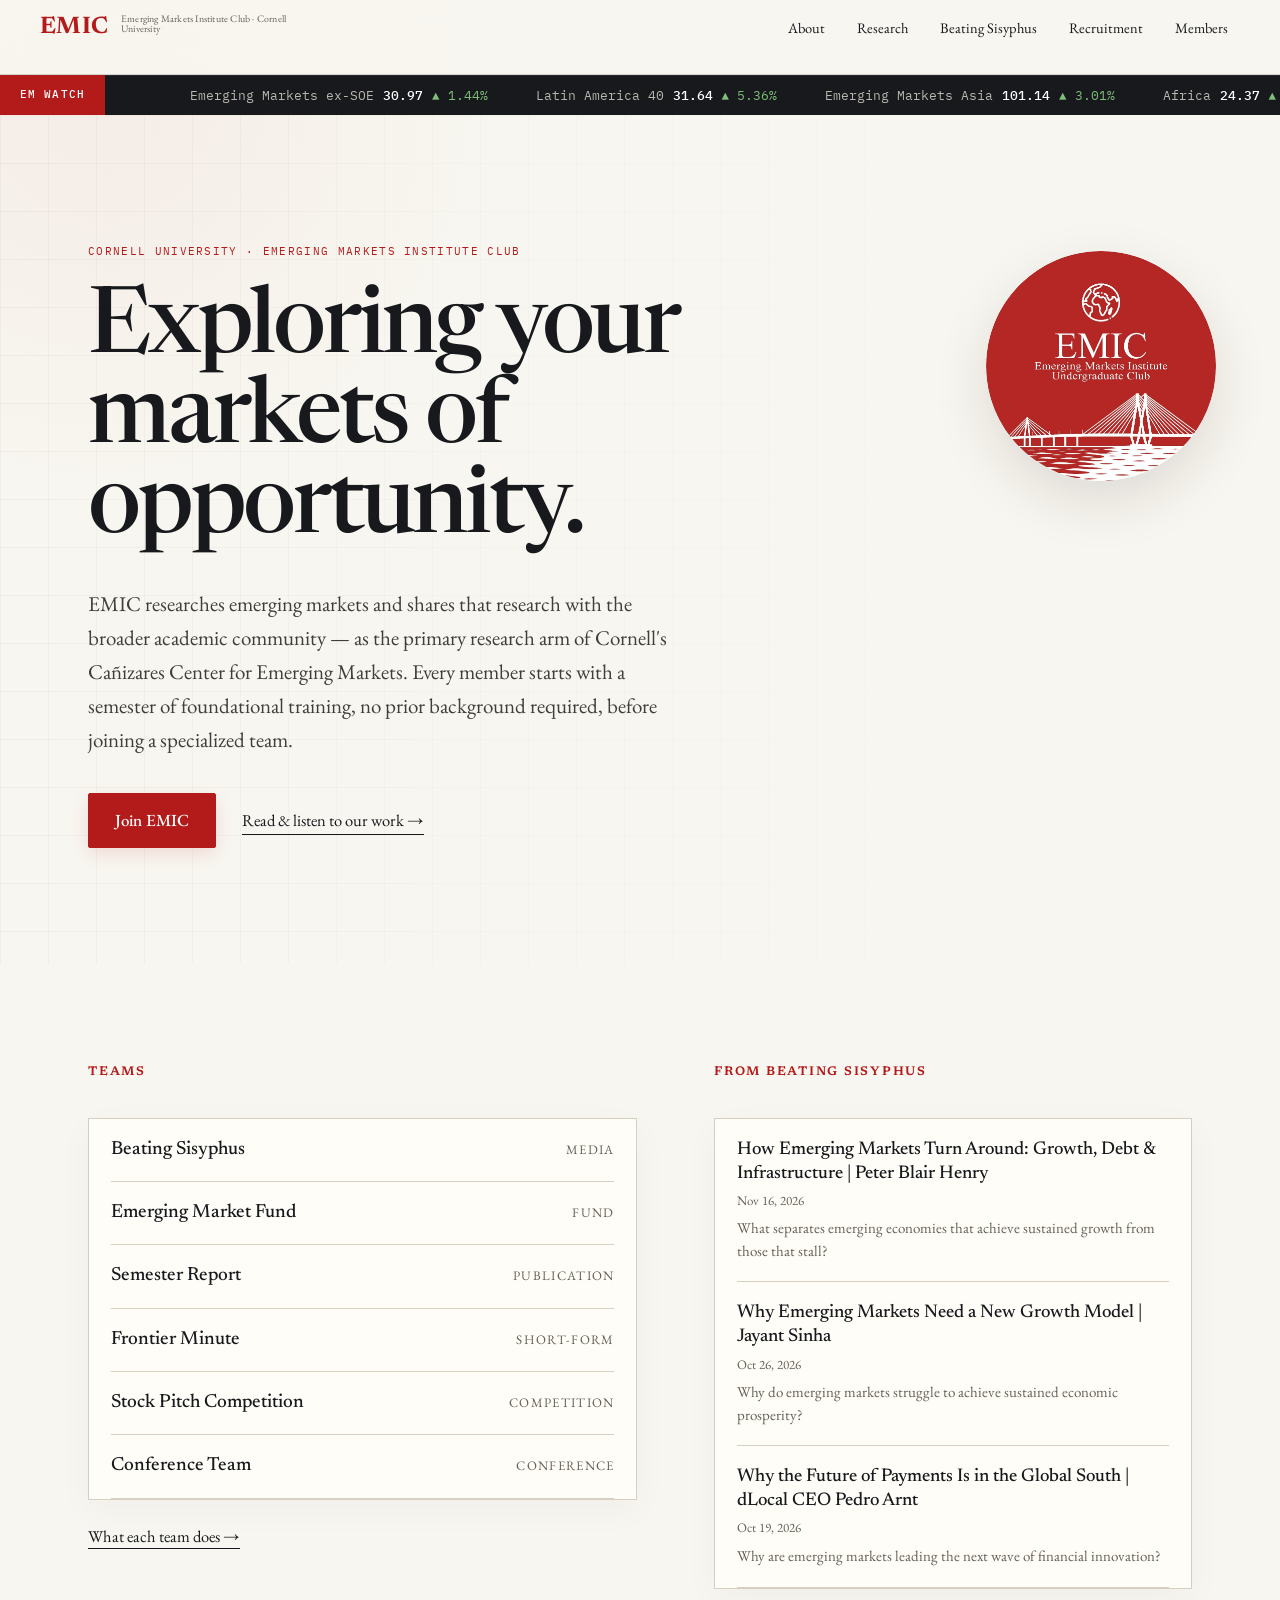
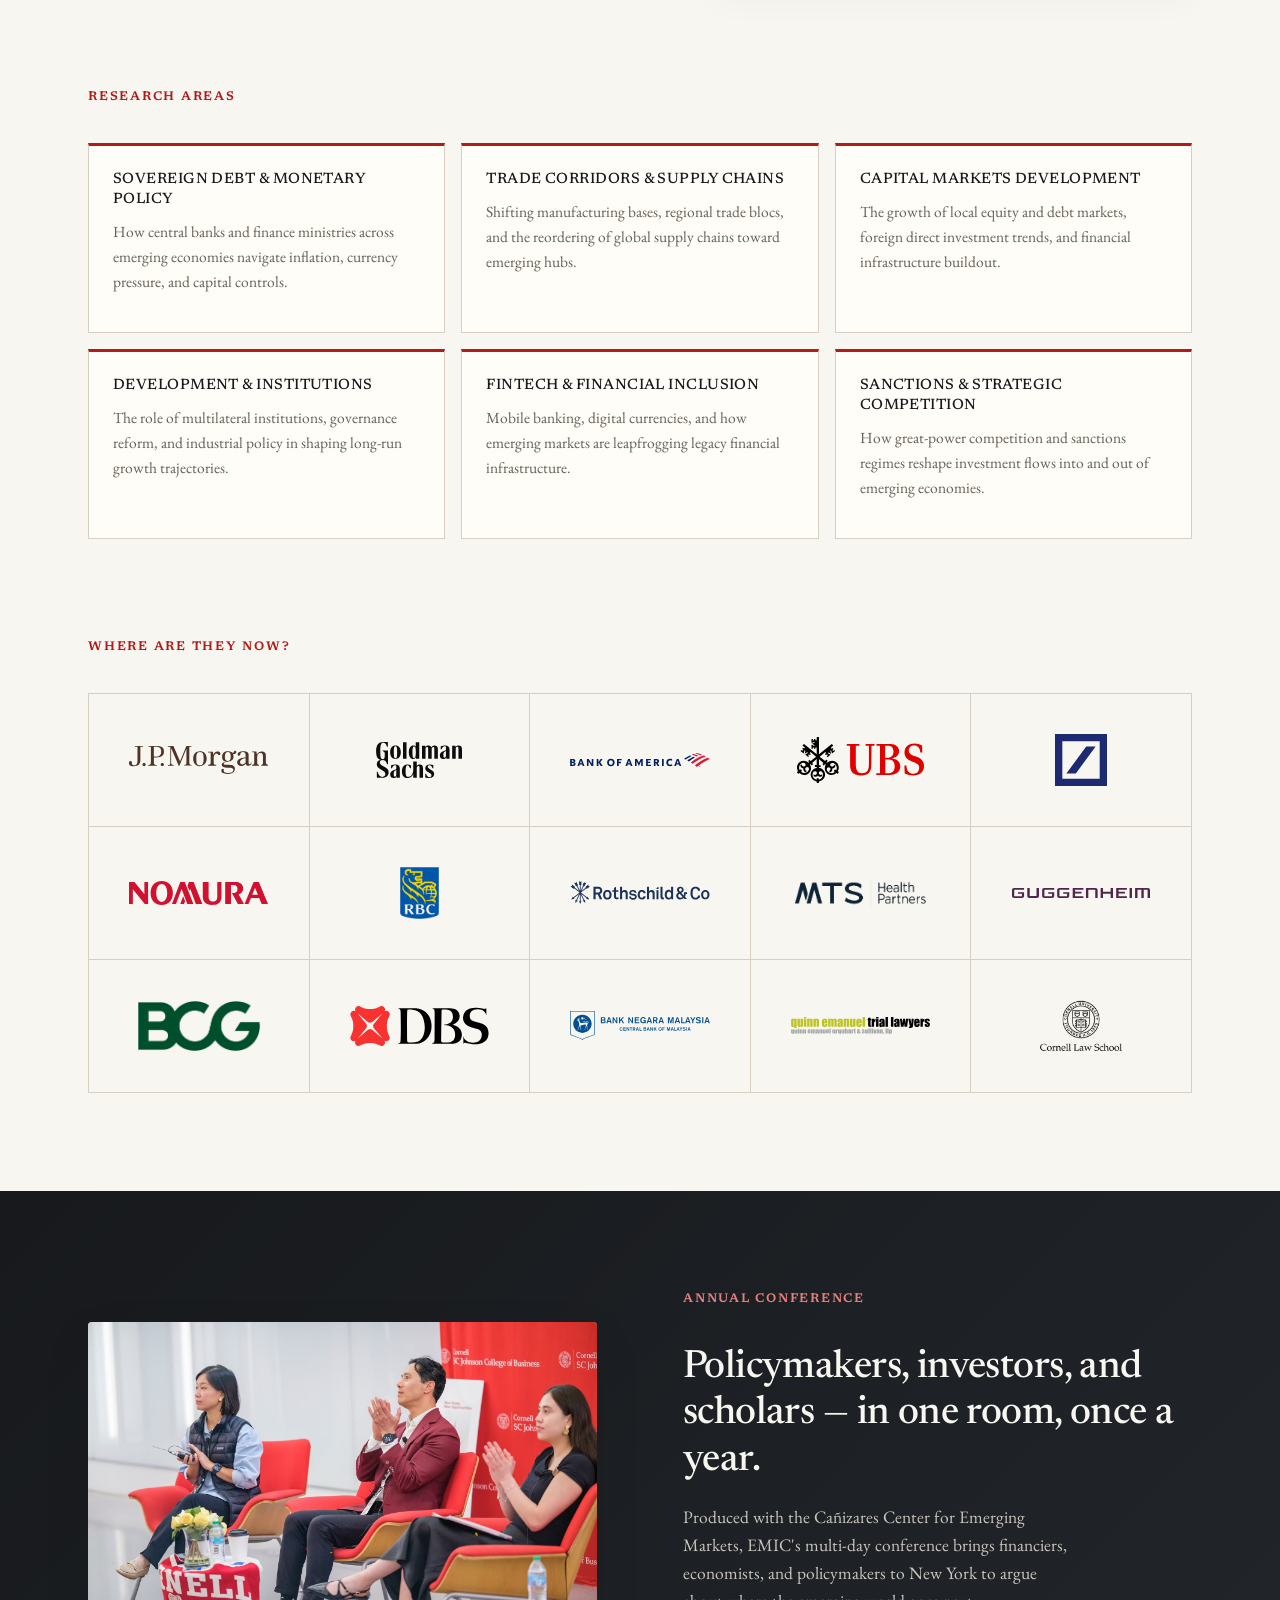
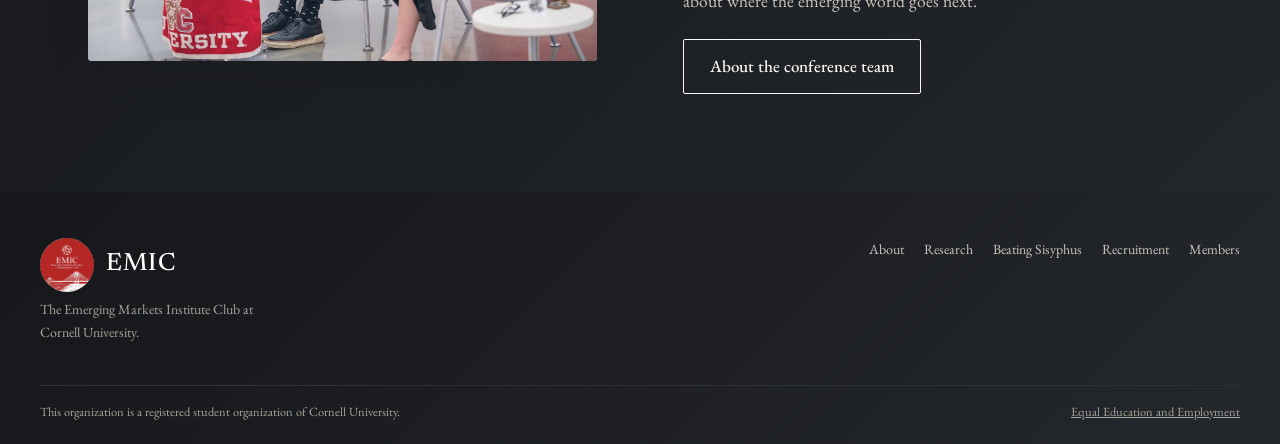
<file: index.html>
<!DOCTYPE html>
<html lang="en">
<head>
<meta charset="UTF-8">
<meta name="viewport" content="width=device-width, initial-scale=1.0">
<title>EMIC — Emerging Markets Institute Club, Cornell University</title>
<meta name="description" content="Cornell's student research community for the emerging world — the primary research arm of the Cañizares Center for Emerging Markets.">
<link rel="icon" href="assets/emic-logo.png?v=20260812-2" type="image/png">
<link rel="preconnect" href="https://fonts.googleapis.com">
<link rel="preconnect" href="https://fonts.gstatic.com" crossorigin>
<link href="https://fonts.googleapis.com/css2?family=Newsreader:opsz,wght@6..72,400..700&family=EB+Garamond:ital,wght@0,400;0,500;1,400&family=IBM+Plex+Mono:wght@400;500&display=swap" rel="stylesheet">
<link rel="stylesheet" href="styles.css?v=20261116-1">
</head>
<body>

<header class="masthead">
  <div class="wrap masthead-inner">
    <a class="mark" href="index.html"><span class="mark-copy"><strong>EMIC</strong><small>Emerging Markets Institute Club · Cornell University</small></span></a>
    <nav class="nav" aria-label="Primary">
      <a href="about.html">About</a>
      <a href="research.html">Research</a>
      <a href="beating-sisyphus.html">Beating Sisyphus</a>
      <a href="recruitment.html">Recruitment</a>
      <a href="members.html">Members</a>
    </nav>
  </div>
</header>

<div class="market-band" id="market-band" aria-label="Live emerging market ETF prices">
  <a class="market-tab" href="em-watch.html">EM Watch</a>
  <div class="market-track" id="market-track">Loading market data…</div>
</div>

<main>

  <section class="cover">
    <div class="wrap">
      <p class="cover-kicker">Cornell University · Emerging Markets Institute Club</p>
      <h1>Exploring your markets of opportunity.</em></h1>
      <p class="cover-sub">EMIC researches emerging markets and shares that research with the broader academic community — as the primary research arm of Cornell's Cañizares Center for Emerging Markets. Every member starts with a semester of foundational training, no prior background required, before joining a specialized team.</p>
      <div class="cover-links">
        <a class="btn" href="recruitment.html">Join EMIC</a>
        <a class="textlink" href="beating-sisyphus.html">Read &amp; listen to our work →</a>
      </div>
    </div>
  </section>

  <section class="section" style="border-top:none;">
    <div class="wrap">
      <div class="split">
        <div>
          <div class="index-rule">
            <span class="ir-label">Teams</span>
          </div>
          <ul class="ledger">
            <li><span class="l-name">Beating Sisyphus</span><span class="l-role">Media</span></li>
            <li><span class="l-name">Emerging Market Fund</span><span class="l-role">Fund</span></li>
            <li><span class="l-name">Semester Report</span><span class="l-role">Publication</span></li>
            <li><span class="l-name">Frontier Minute</span><span class="l-role">Short-form</span></li>
            <li><span class="l-name">Stock Pitch Competition</span><span class="l-role">Competition</span></li>
            <li><span class="l-name">Conference Team</span><span class="l-role">Conference</span></li>
          </ul>
          <p style="margin:22px 0 0;"><a class="textlink" href="about.html">What each team does →</a></p>
        </div>
        <div>
          <div class="index-rule">
            <span class="ir-label">From Beating Sisyphus</span>
          </div>
          <div class="feed" id="bs-feed">Loading…</div>
        </div>
      </div>
    </div>
  </section>

  <section class="section" style="padding-top:0;border-top:none;">
    <div class="wrap">
      <div class="index-rule">
        <span class="ir-label">Research Areas</span>
      </div>
      <div class="areas">
        <div class="area">
          <h3>Sovereign Debt &amp; Monetary Policy</h3>
          <p>How central banks and finance ministries across emerging economies navigate inflation, currency pressure, and capital controls.</p>
        </div>
        <div class="area">
          <h3>Trade Corridors &amp; Supply Chains</h3>
          <p>Shifting manufacturing bases, regional trade blocs, and the reordering of global supply chains toward emerging hubs.</p>
        </div>
        <div class="area">
          <h3>Capital Markets Development</h3>
          <p>The growth of local equity and debt markets, foreign direct investment trends, and financial infrastructure buildout.</p>
        </div>
        <div class="area">
          <h3>Development &amp; Institutions</h3>
          <p>The role of multilateral institutions, governance reform, and industrial policy in shaping long-run growth trajectories.</p>
        </div>
        <div class="area">
          <h3>Fintech &amp; Financial Inclusion</h3>
          <p>Mobile banking, digital currencies, and how emerging markets are leapfrogging legacy financial infrastructure.</p>
        </div>
        <div class="area">
          <h3>Sanctions &amp; Strategic Competition</h3>
          <p>How great-power competition and sanctions regimes reshape investment flows into and out of emerging economies.</p>
        </div>
      </div>
    </div>
  </section>

  <section class="section" style="padding-top:0;border-top:none;">
    <div class="wrap">
      <div class="index-rule">
        <span class="ir-label">Where are they now?</span>
      </div>
      <div class="logo-wall" id="logo-wall"></div>
    </div>
  </section>
  
  <section class="section band-ink" style="border-top:none;">
    <div class="wrap">
      <div class="conf-grid">
        <figure class="photo-slot with-image conference-photo">
          <img src="assets/conference-panel.jpg" alt="Panelists speaking at the Cornell emerging markets conference" loading="lazy" decoding="async">
        </figure>
        <div>
          <div class="index-rule">
            <span class="ir-label" style="color:#E2807D;">Annual Conference</span>
          </div>
          <h2>Policymakers, investors, and scholars — in one room, once a year.</h2>
          <p>Produced with the Cañizares Center for Emerging Markets, EMIC's multi-day conference brings financiers, economists, and policymakers to New York to argue about where the emerging world goes next.</p>
          <a class="btn btn-ghost" href="about.html#teams">About the conference team</a>
        </div>
      </div>
    </div>
  </section>



</main>

<footer>
  <div class="wrap foot-inner">
    <div>
      <div class="f-brand"><img src="assets/emic-logo.png?v=20260812-2" alt="" width="54" height="54"><div class="f-mark">EMIC</div></div>
      <div style="max-width:34ch;margin-top:6px;">The Emerging Markets Institute Club at Cornell University.</div>
    </div>
    <nav aria-label="Footer">
      <a href="about.html">About</a>
      <a href="research.html">Research</a>
      <a href="beating-sisyphus.html">Beating Sisyphus</a>
      <a href="recruitment.html">Recruitment</a>
      <a href="members.html">Members</a>
    </nav>
  </div>
  <div class="wrap foot-legal">
    <span>This organization is a registered student organization of Cornell University.</span>
    <a href = "https://hr.cornell.edu/about/workplace-rights/equal-education-and-employment">Equal Education and Employment</a>
  </div>
</footer>

<script src="site.js"></script>

<script src="placements-data.js"></script>
<script>
  (function () {
    function layoutLogoWall() {
      const wall = document.getElementById('logo-wall');
      if (!wall || typeof PLACEMENTS === 'undefined') return;
      const n = PLACEMENTS.length, vw = window.innerWidth;
      let cols;
      if (vw < 520) cols = 2;
      else if (vw < 820) cols = 3;
      else cols = [5, 4, 3].reduce((best, c) => {
        const rem = (c - (n % c)) % c, br = (best - (n % best)) % best;
        if (rem < br) return c;
        if (rem === br && c > best) return c;
        return best;
      }, 5);
      wall.style.setProperty('--cols', cols);
      const fill = (cols - (n % cols)) % cols;
      wall.innerHTML =
        PLACEMENTS.map(p => `<span class="logo-cell"><img src="${p.src}" alt="${p.alt}" loading="lazy"></span>`).join('') +
        Array.from({ length: fill }).map(() => '<span class="logo-cell logo-cell--empty" aria-hidden="true"></span>').join('');
    }
    layoutLogoWall();
    let t;
    window.addEventListener('resize', () => { clearTimeout(t); t = setTimeout(layoutLogoWall, 150); });
  })();
</script>

</body>
</html>
</file>
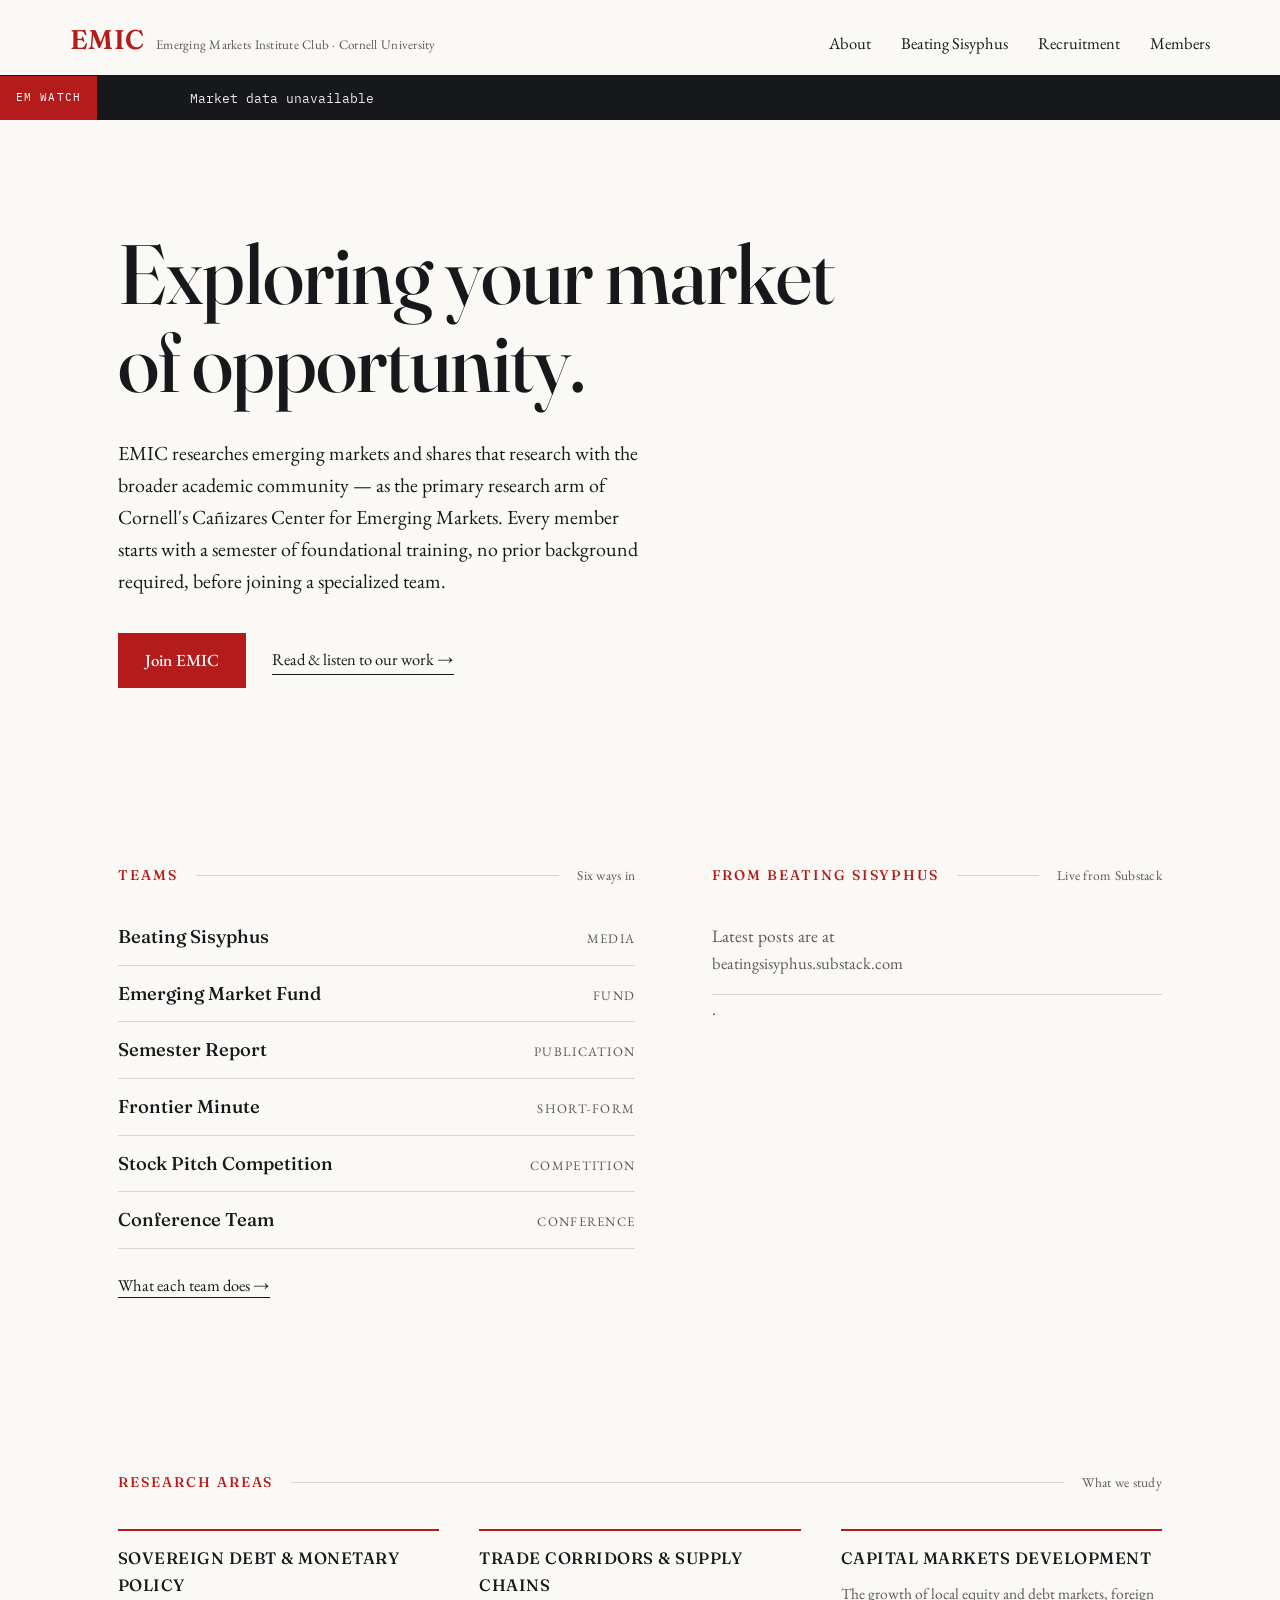
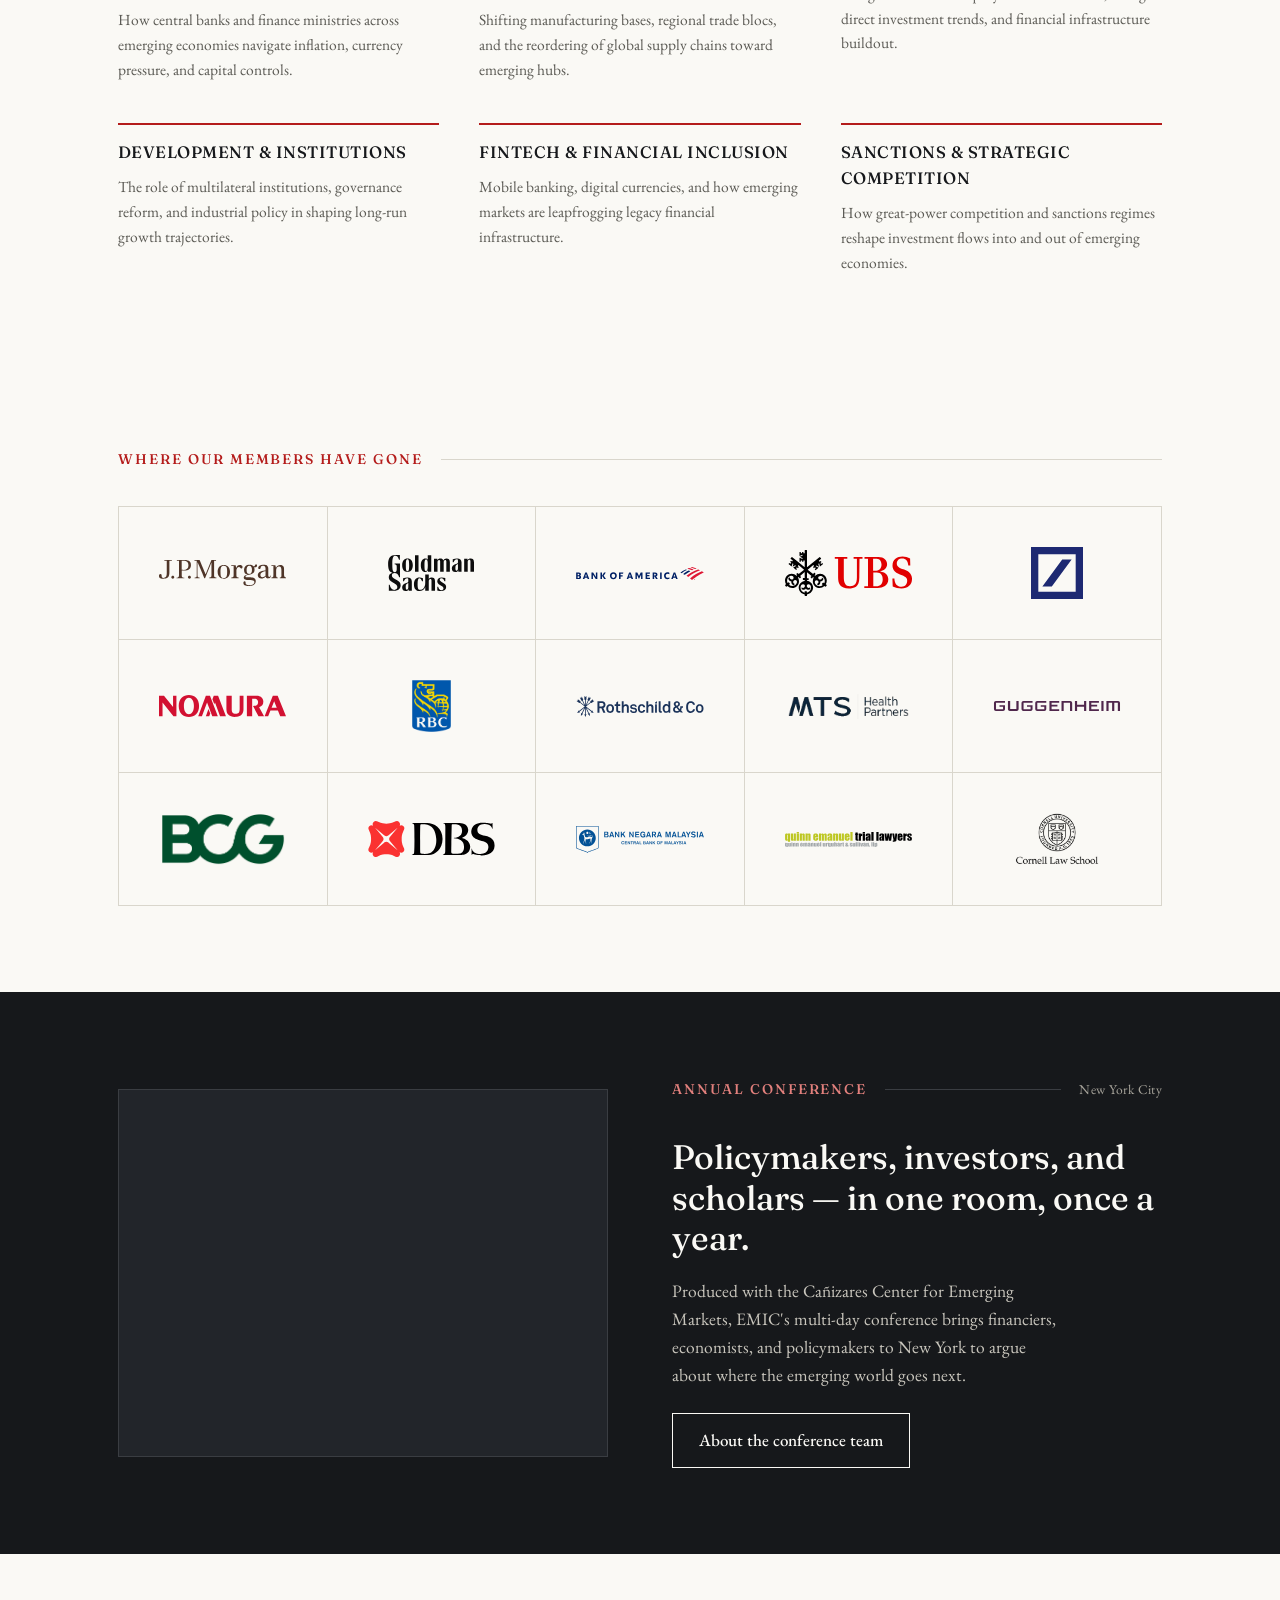
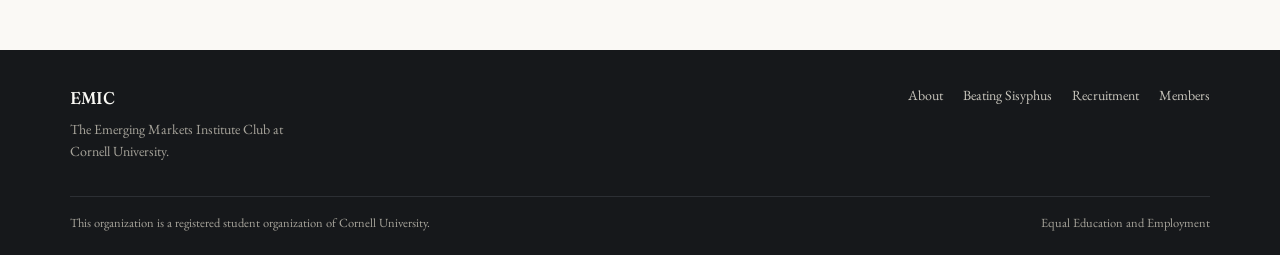
<file: legacy/main-pre-consolidation-2026-08-17/index.html>
<!DOCTYPE html>
<html lang="en">
<head>
<meta charset="UTF-8">
<meta name="viewport" content="width=device-width, initial-scale=1.0">
<title>EMIC — Emerging Markets Institute Club, Cornell University</title>
<meta name="description" content="Cornell's student research community for the emerging world — the primary research arm of the Cañizares Center for Emerging Markets.">
<link rel="preconnect" href="https://fonts.googleapis.com">
<link rel="preconnect" href="https://fonts.gstatic.com" crossorigin>
<link href="https://fonts.googleapis.com/css2?family=Fraunces:ital,opsz,wght@0,9..144,300..700;1,9..144,300..700&family=EB+Garamond:ital,wght@0,400;0,500;1,400&family=IBM+Plex+Mono:wght@400;500&display=swap" rel="stylesheet">
<link rel="stylesheet" href="styles.css">
</head>
<body>

<header class="masthead">
  <div class="wrap masthead-inner">
    <a class="mark" href="index.html"><span><span class="mark-red">EMIC</span></span><small>Emerging Markets Institute Club · Cornell University</small></a>
    <nav class="nav" aria-label="Primary">
      <a href="about.html">About</a>
      <a href="beating-sisyphus.html">Beating Sisyphus</a>
      <a href="recruitment.html">Recruitment</a>
      <a href="members.html">Members</a>
    </nav>
  </div>
</header>

<div class="market-band" id="market-band" aria-label="Live emerging market ETF prices">
  <div class="market-tab">EM Watch</div>
  <div class="market-track" id="market-track">Loading market data…</div>
</div>

<main>

  <section class="cover">
    <div class="wrap">
      <h1>Exploring your market of opportunity.</h1>
      <p class="cover-sub">EMIC researches emerging markets and shares that research with the broader academic community — as the primary research arm of Cornell's Cañizares Center for Emerging Markets. Every member starts with a semester of foundational training, no prior background required, before joining a specialized team.</p>
      <div class="cover-links">
        <a class="btn" href="recruitment.html">Join EMIC</a>
        <a class="textlink" href="beating-sisyphus.html">Read &amp; listen to our work →</a>
      </div>
    </div>
  </section>

  <section class="section">
    <div class="wrap">
      <div class="split">
        <div>
          <div class="index-rule">
            <span class="ir-label">Teams</span>
            <span class="ir-line"></span>
            <span class="ir-detail">Six ways in</span>
          </div>
          <ul class="ledger">
            <li><span class="l-name">Beating Sisyphus</span><span class="l-role">Media</span></li>
            <li><span class="l-name">Emerging Market Fund</span><span class="l-role">Fund</span></li>
            <li><span class="l-name">Semester Report</span><span class="l-role">Publication</span></li>
            <li><span class="l-name">Frontier Minute</span><span class="l-role">Short-form</span></li>
            <li><span class="l-name">Stock Pitch Competition</span><span class="l-role">Competition</span></li>
            <li><span class="l-name">Conference Team</span><span class="l-role">Conference</span></li>
          </ul>
          <p style="margin:22px 0 0;"><a class="textlink" href="about.html">What each team does →</a></p>
        </div>
        <div>
          <div class="index-rule">
            <span class="ir-label">From Beating Sisyphus</span>
            <span class="ir-line"></span>
            <span class="ir-detail">Live from Substack</span>
          </div>
          <div class="feed" id="bs-feed">Loading…</div>
        </div>
      </div>
    </div>
  </section>

  <section class="section">
    <div class="wrap">
      <div class="index-rule">
        <span class="ir-label">Research Areas</span>
        <span class="ir-line"></span>
        <span class="ir-detail">What we study</span>
      </div>
      <div class="areas">
        <div class="area">
          <h3>Sovereign Debt &amp; Monetary Policy</h3>
          <p>How central banks and finance ministries across emerging economies navigate inflation, currency pressure, and capital controls.</p>
        </div>
        <div class="area">
          <h3>Trade Corridors &amp; Supply Chains</h3>
          <p>Shifting manufacturing bases, regional trade blocs, and the reordering of global supply chains toward emerging hubs.</p>
        </div>
        <div class="area">
          <h3>Capital Markets Development</h3>
          <p>The growth of local equity and debt markets, foreign direct investment trends, and financial infrastructure buildout.</p>
        </div>
        <div class="area">
          <h3>Development &amp; Institutions</h3>
          <p>The role of multilateral institutions, governance reform, and industrial policy in shaping long-run growth trajectories.</p>
        </div>
        <div class="area">
          <h3>Fintech &amp; Financial Inclusion</h3>
          <p>Mobile banking, digital currencies, and how emerging markets are leapfrogging legacy financial infrastructure.</p>
        </div>
        <div class="area">
          <h3>Sanctions &amp; Strategic Competition</h3>
          <p>How great-power competition and sanctions regimes reshape investment flows into and out of emerging economies.</p>
        </div>
      </div>
    </div>
  </section>

  <section class="section">
    <div class="wrap">
      <div class="index-rule">
        <span class="ir-label">Where our members have gone</span>
        <span class="ir-line"></span>
      </div>
      <div class="logo-wall" id="logo-wall"></div>
    </div>
  </section>
  
  <section class="section band-ink" style="border-top:none;">
    <div class="wrap">
      <div class="conf-grid">
        <div class="photo-slot r43" aria-hidden="true">
          <!-- Swap this div's classes for: class="photo-slot r43 filled" and add
               style="background-image:url('YOUR_CONFERENCE_PHOTO_URL');" -->
        </div>
        <div>
          <div class="index-rule">
            <span class="ir-label" style="color:#E2807D;">Annual Conference</span>
            <span class="ir-line"></span>
            <span class="ir-detail">New York City</span>
          </div>
          <h2>Policymakers, investors, and scholars — in one room, once a year.</h2>
          <p>Produced with the Cañizares Center for Emerging Markets, EMIC's multi-day conference brings financiers, economists, and policymakers to New York to argue about where the emerging world goes next.</p>
          <a class="btn btn-ghost" href="about.html#teams">About the conference team</a>
        </div>
      </div>
    </div>
  </section>



</main>

<footer>
  <div class="wrap foot-inner">
    <div>
      <div class="f-mark">EMIC</div>
      <div style="max-width:34ch;margin-top:6px;">The Emerging Markets Institute Club at Cornell University.</div>
    </div>
    <nav aria-label="Footer">
      <a href="about.html">About</a>
      <a href="beating-sisyphus.html">Beating Sisyphus</a>
      <a href="recruitment.html">Recruitment</a>
      <a href="members.html">Members</a>
    </nav>
  </div>
  <div class="wrap foot-legal">
    <span>This organization is a registered student organization of Cornell University.</span>
    <span>Equal Education and Employment</span>
  </div>
</footer>

<script src="site.js"></script>

<script src="placements-data.js"></script>
<script>
  (function () {
    function layoutLogoWall() {
      const wall = document.getElementById('logo-wall');
      if (!wall || typeof PLACEMENTS === 'undefined') return;
      const n = PLACEMENTS.length, vw = window.innerWidth;
      let cols;
      if (vw < 520) cols = 2;
      else if (vw < 820) cols = 3;
      else cols = [5, 4, 3].reduce((best, c) => {
        const rem = (c - (n % c)) % c, br = (best - (n % best)) % best;
        if (rem < br) return c;
        if (rem === br && c > best) return c;
        return best;
      }, 5);
      wall.style.setProperty('--cols', cols);
      const fill = (cols - (n % cols)) % cols;
      wall.innerHTML =
        PLACEMENTS.map(p => `<span class="logo-cell"><img src="${p.src}" alt="${p.alt}" loading="lazy"></span>`).join('') +
        Array.from({ length: fill }).map(() => '<span class="logo-cell logo-cell--empty" aria-hidden="true"></span>').join('');
    }
    layoutLogoWall();
    let t;
    window.addEventListener('resize', () => { clearTimeout(t); t = setTimeout(layoutLogoWall, 150); });
  })();
</script>

</body>
</html>
</file>
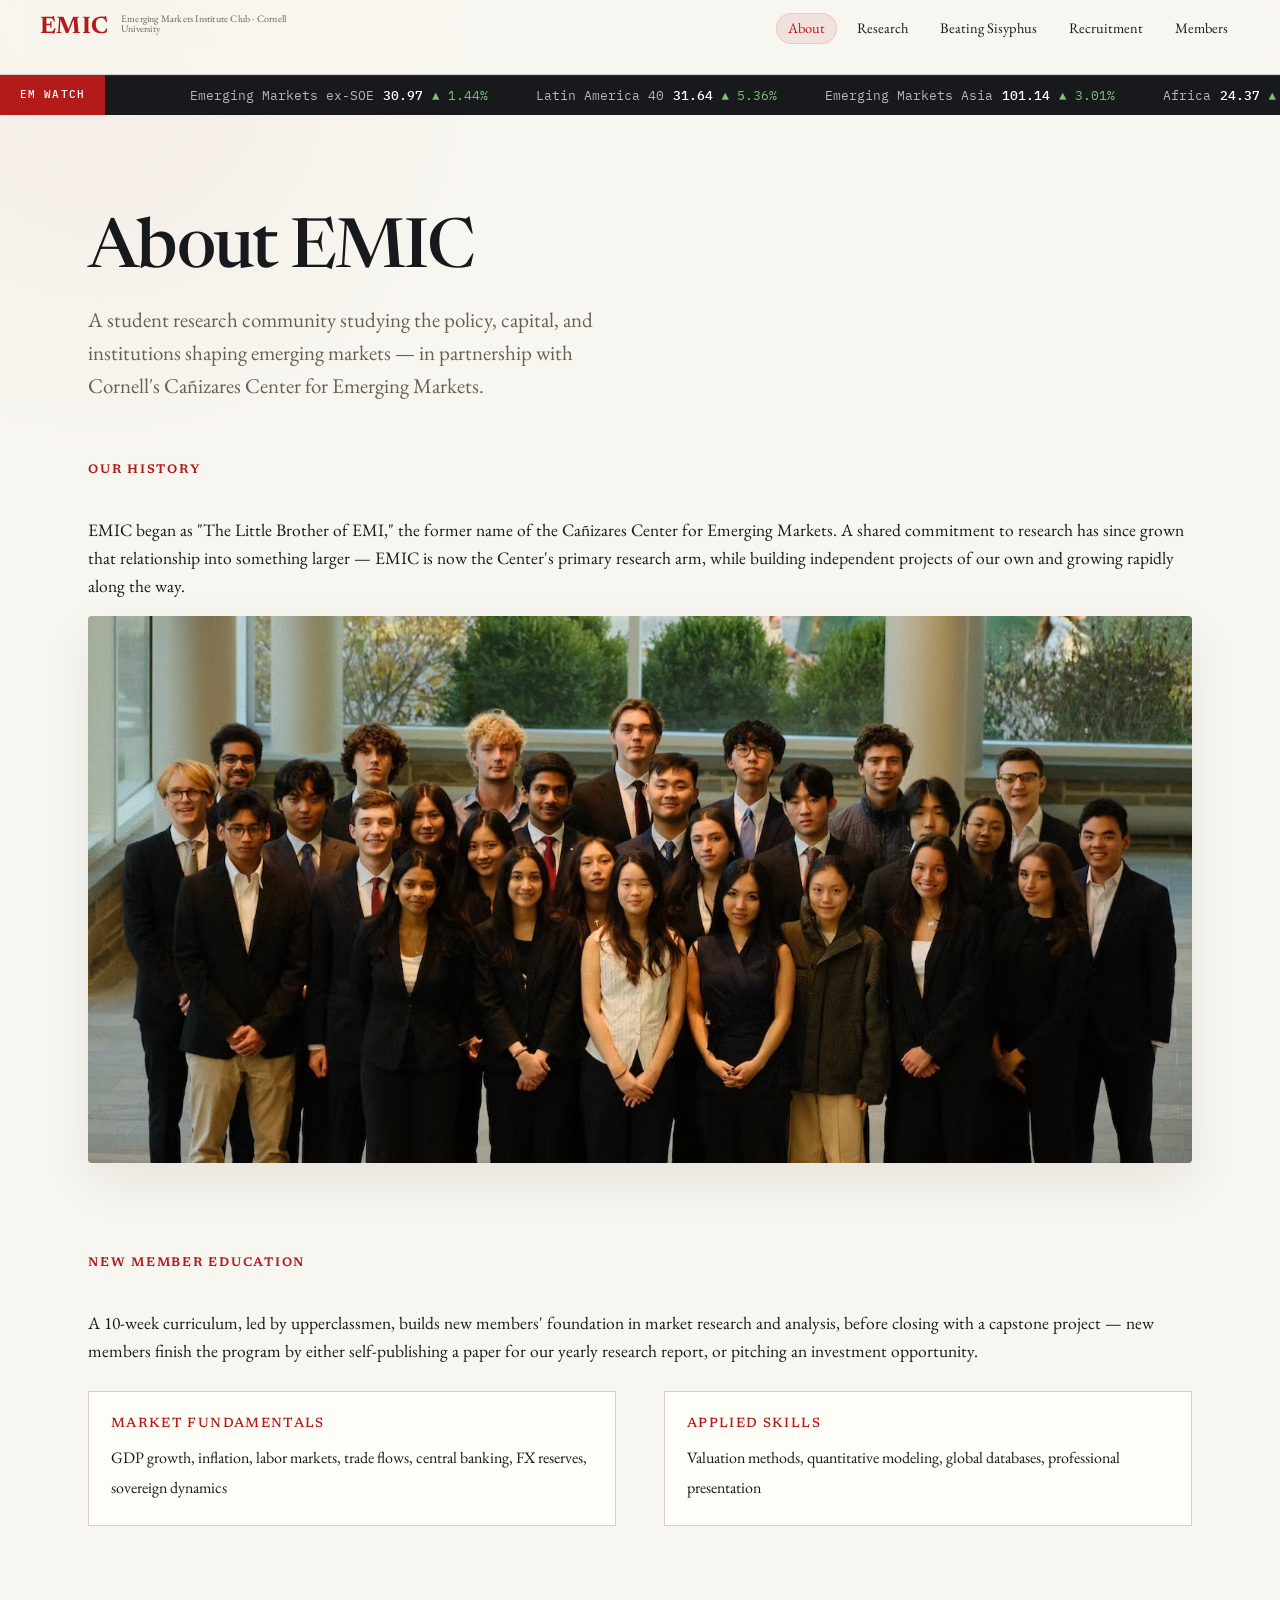
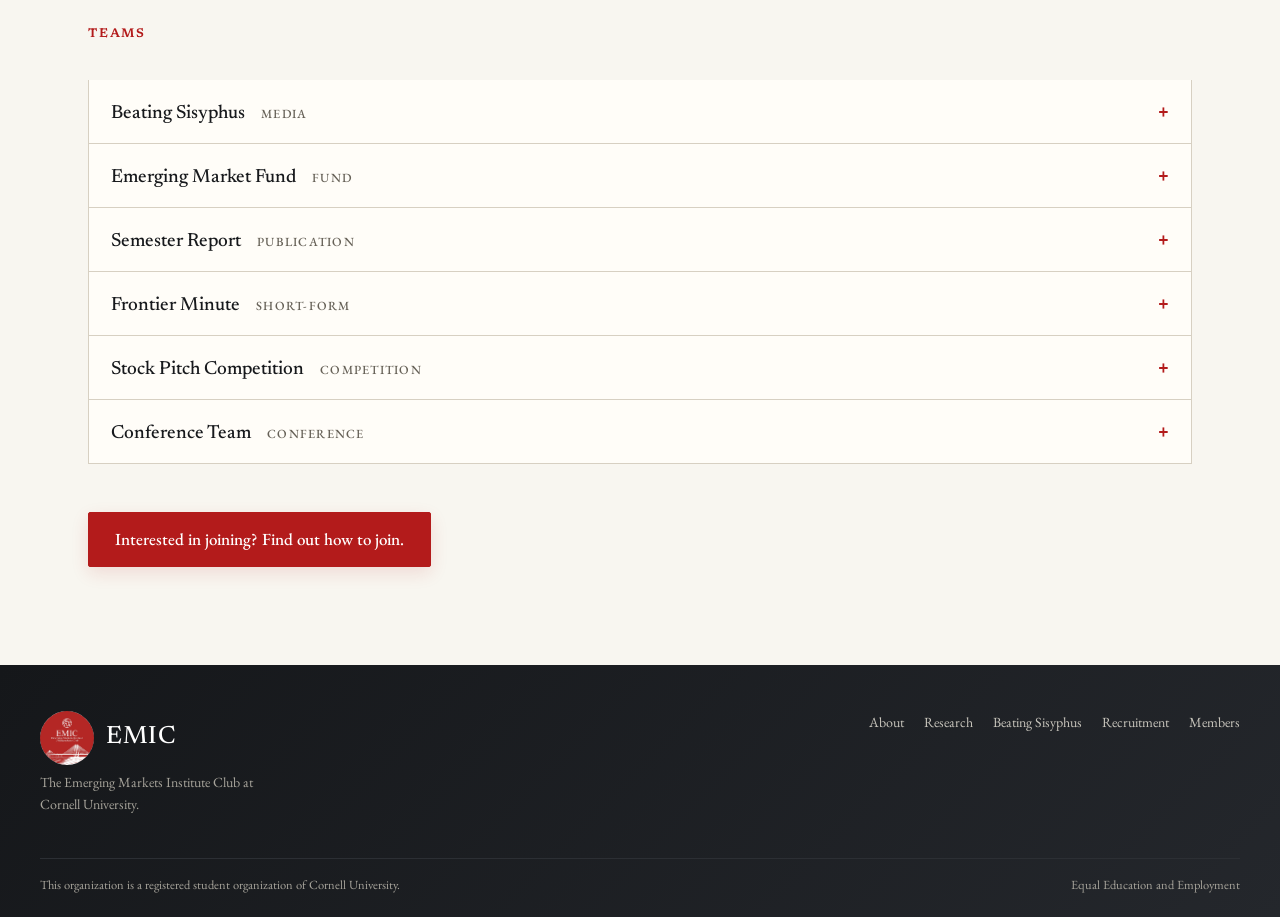
<file: about.html>
<!DOCTYPE html>
<html lang="en">
<head>
<meta charset="UTF-8">
<meta name="viewport" content="width=device-width, initial-scale=1.0">
<title>About — EMIC</title>
<meta name="description" content="EMIC's history, New Member Education, and teams.">
<link rel="icon" href="assets/emic-logo.png?v=20260812-2" type="image/png">
<link rel="preconnect" href="https://fonts.googleapis.com">
<link rel="preconnect" href="https://fonts.gstatic.com" crossorigin>
<link href="https://fonts.googleapis.com/css2?family=Newsreader:opsz,wght@6..72,400..700&family=EB+Garamond:ital,wght@0,400;0,500;1,400&family=IBM+Plex+Mono:wght@400;500&display=swap" rel="stylesheet">
<link rel="stylesheet" href="styles.css?v=20261116-1">
</head>
<body>

<header class="masthead">
  <div class="wrap masthead-inner">
    <a class="mark" href="index.html"><span class="mark-copy"><strong>EMIC</strong><small>Emerging Markets Institute Club · Cornell University</small></span></a>
    <nav class="nav" aria-label="Primary">
      <a href="about.html" aria-current="page">About</a>
      <a href="research.html">Research</a>
      <a href="beating-sisyphus.html">Beating Sisyphus</a>
      <a href="recruitment.html">Recruitment</a>
      <a href="members.html">Members</a>
    </nav>
  </div>
</header>

<div class="market-band" id="market-band" aria-label="Live emerging market ETF prices">
  <a class="market-tab" href="em-watch.html">EM Watch</a>
  <div class="market-track" id="market-track">Loading market data…</div>
</div>

<main>

  <div class="page-head">
    <div class="wrap">
      <h1>About EMIC</h1>
      <p class="lede">A student research community studying the policy, capital, and institutions shaping emerging markets — in partnership with Cornell's Cañizares Center for Emerging Markets.</p>
    </div>
  </div>

  <section class="section" style="padding-top:0;border-top:none;">
    <div class="wrap">
      <div class="index-rule">
        <span class="ir-label">Our history</span>
      </div>
      <div class="prose" style="max-width:none;">
        <p>EMIC began as "The Little Brother of EMI," the former name of the Cañizares Center for Emerging Markets. A shared commitment to research has since grown that relationship into something larger — EMIC is now the Center's primary research arm, while building independent projects of our own and growing rapidly along the way.</p>
      </div>

      <figure class="photo-slot with-image club-photo">
        <img src="assets/emic-group.jpg" alt="Members of the Emerging Markets Institute Club at Cornell University" loading="lazy" decoding="async">
      </figure>

      <div class="index-rule" style="padding-top:90px;">
        <span class="ir-label">New Member Education</span>
      </div>
      <div class="prose" style="max-width:none;">
        <p>A 10-week curriculum, led by upperclassmen, builds new members' foundation in market research and analysis, before closing with a capstone project — new members finish the program by either self-publishing a paper for our yearly research report, or pitching an investment opportunity.</p>
      </div>
      <div class="topics">
        <div>
          <div class="t-label">Market fundamentals</div>
          <div class="t-body">GDP growth, inflation, labor markets, trade flows, central banking, FX reserves, sovereign dynamics</div>
        </div>
        <div>
          <div class="t-label">Applied skills</div>
          <div class="t-body">Valuation methods, quantitative modeling, global databases, professional presentation</div>
        </div>
      </div>
    </div>
  </section>

  <section class="section" id="teams" style="padding-top:0;border-top:none;">
    <div class="wrap">
      <div class="index-rule">
        <span class="ir-label">Teams</span>
      </div>

      <div class="acc-item">
        <button class="acc-btn" type="button"><span>Beating Sisyphus</span><span class="acc-tag">Media</span></button>
        <div class="acc-panel">Beating Sisyphus (BS) is the primary vehicle through which EMIC conducts and shares research, produced in part on behalf of the Cañizares Center. Housed on Substack, and also on Spotify, YouTube, and Apple Podcasts — BS produces academic papers, podcasts, videos, and written pieces.</div>
      </div>
      <div class="acc-item">
        <button class="acc-btn" type="button"><span>Emerging Market Fund</span><span class="acc-tag">Fund</span></button>
        <div class="acc-panel">A student-run portfolio management team investing real capital into emerging markets, guided by professionals and alumni. Portfolio managers are trained and advised by EMIC's corporate sponsors. A returns tracker is coming soon.</div>
      </div>
      <div class="acc-item">
        <button class="acc-btn" type="button"><span>Semester Report</span><span class="acc-tag">Publication</span></button>
        <div class="acc-panel">
          Published each semester, compiling EMIC members' completed and ongoing research. Members lead their own project through to a final paper, then present to an audience of professionals and academics — last semester, that included Lord O'Neill of Gatley in the UK House of Lords.
          <div class="acc-action"><a class="textlink" href="assets/reports/emic_journal.pdf" target="_blank" rel="noopener">View the latest Semester Report ↗</a></div>
        </div>
      </div>
      <div class="acc-item">
        <button class="acc-btn" type="button"><span>Frontier Minute</span><span class="acc-tag">Short-form</span></button>
        <div class="acc-panel">EMIC's short-form media — a quick, digestible overview of recent emerging market developments and EMIC's outlook, faster to read than our longer academic work.</div>
      </div>
      <div class="acc-item">
        <button class="acc-btn" type="button"><span>Stock Pitch Competition</span><span class="acc-tag">Competition</span></button>
        <div class="acc-panel">Held in collaboration with the University of Melbourne and other universities, returning Fall 2026. Teams register through EMIC; every competing team must include at least one EMIC member.</div>
      </div>
      <div class="acc-item">
        <button class="acc-btn" type="button"><span>Conference Team</span><span class="acc-tag">Conference</span></button>
        <div class="acc-panel">
          Works closely with the Cañizares Center to produce a multi-day conference in New York City, bringing together financiers, economists, policymakers, and members of multinational organizations to discuss emerging markets.
          <div class="acc-action"><a class="textlink" href="https://youtu.be/Oxj2NnOA1H8?si=b4OrqfzM-C55_x6N" target="_blank" rel="noopener">Watch President Iván Duque at the conference ↗</a></div>
        </div>
      </div>

      <p style="margin:clamp(32px,5vw,48px) 0 0;">
        <a class="btn" href="recruitment.html">Interested in joining? Find out how to join.</a>
      </p>
    </div>
  </section>

</main>

<footer>
  <div class="wrap foot-inner">
    <div>
      <div class="f-brand"><img src="assets/emic-logo.png?v=20260812-2" alt="" width="54" height="54"><div class="f-mark">EMIC</div></div>
      <div style="max-width:34ch;margin-top:6px;">The Emerging Markets Institute Club at Cornell University.</div>
    </div>
    <nav aria-label="Footer">
      <a href="about.html">About</a>
      <a href="research.html">Research</a>
      <a href="beating-sisyphus.html">Beating Sisyphus</a>
      <a href="recruitment.html">Recruitment</a>
      <a href="members.html">Members</a>
    </nav>
  </div>
  <div class="wrap foot-legal">
    <span>This organization is a registered student organization of Cornell University.</span>
    <span>Equal Education and Employment</span>
  </div>
</footer>

<script src="site.js"></script>
</body>
</html>
</file>
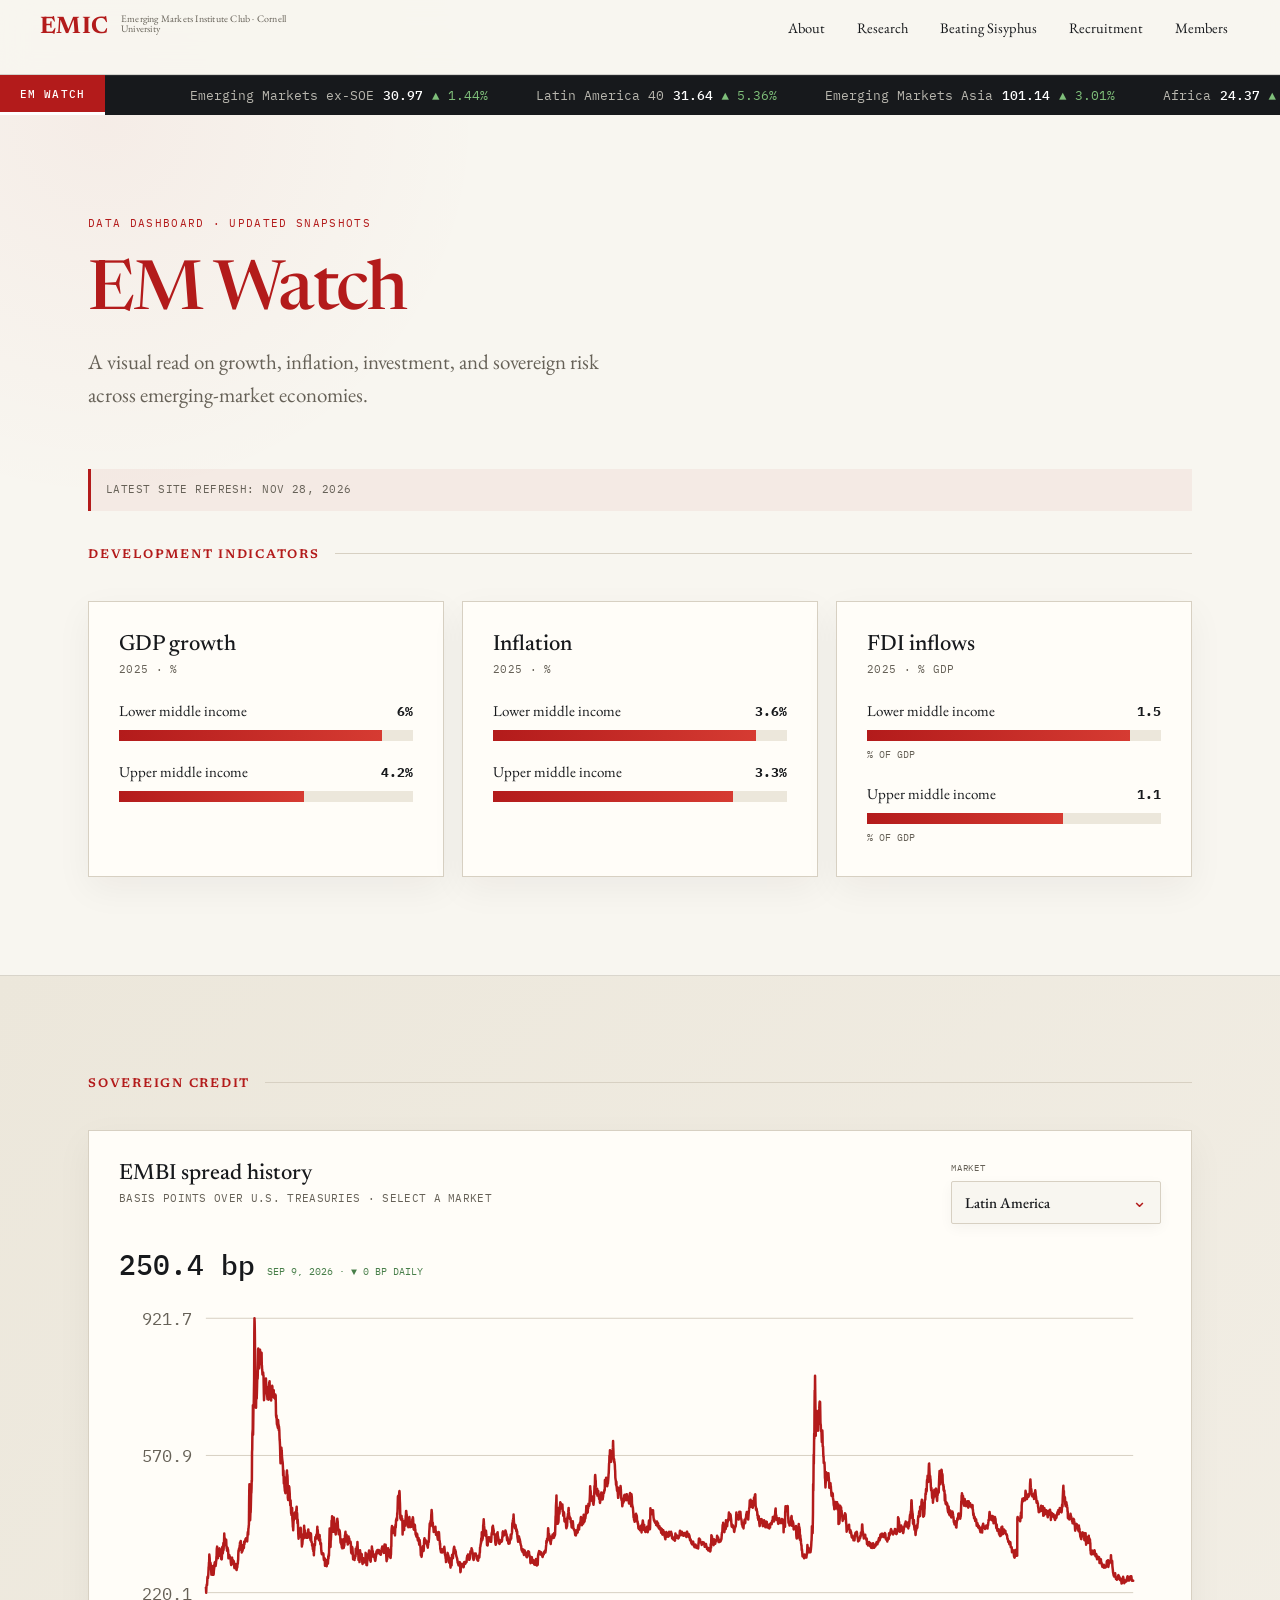
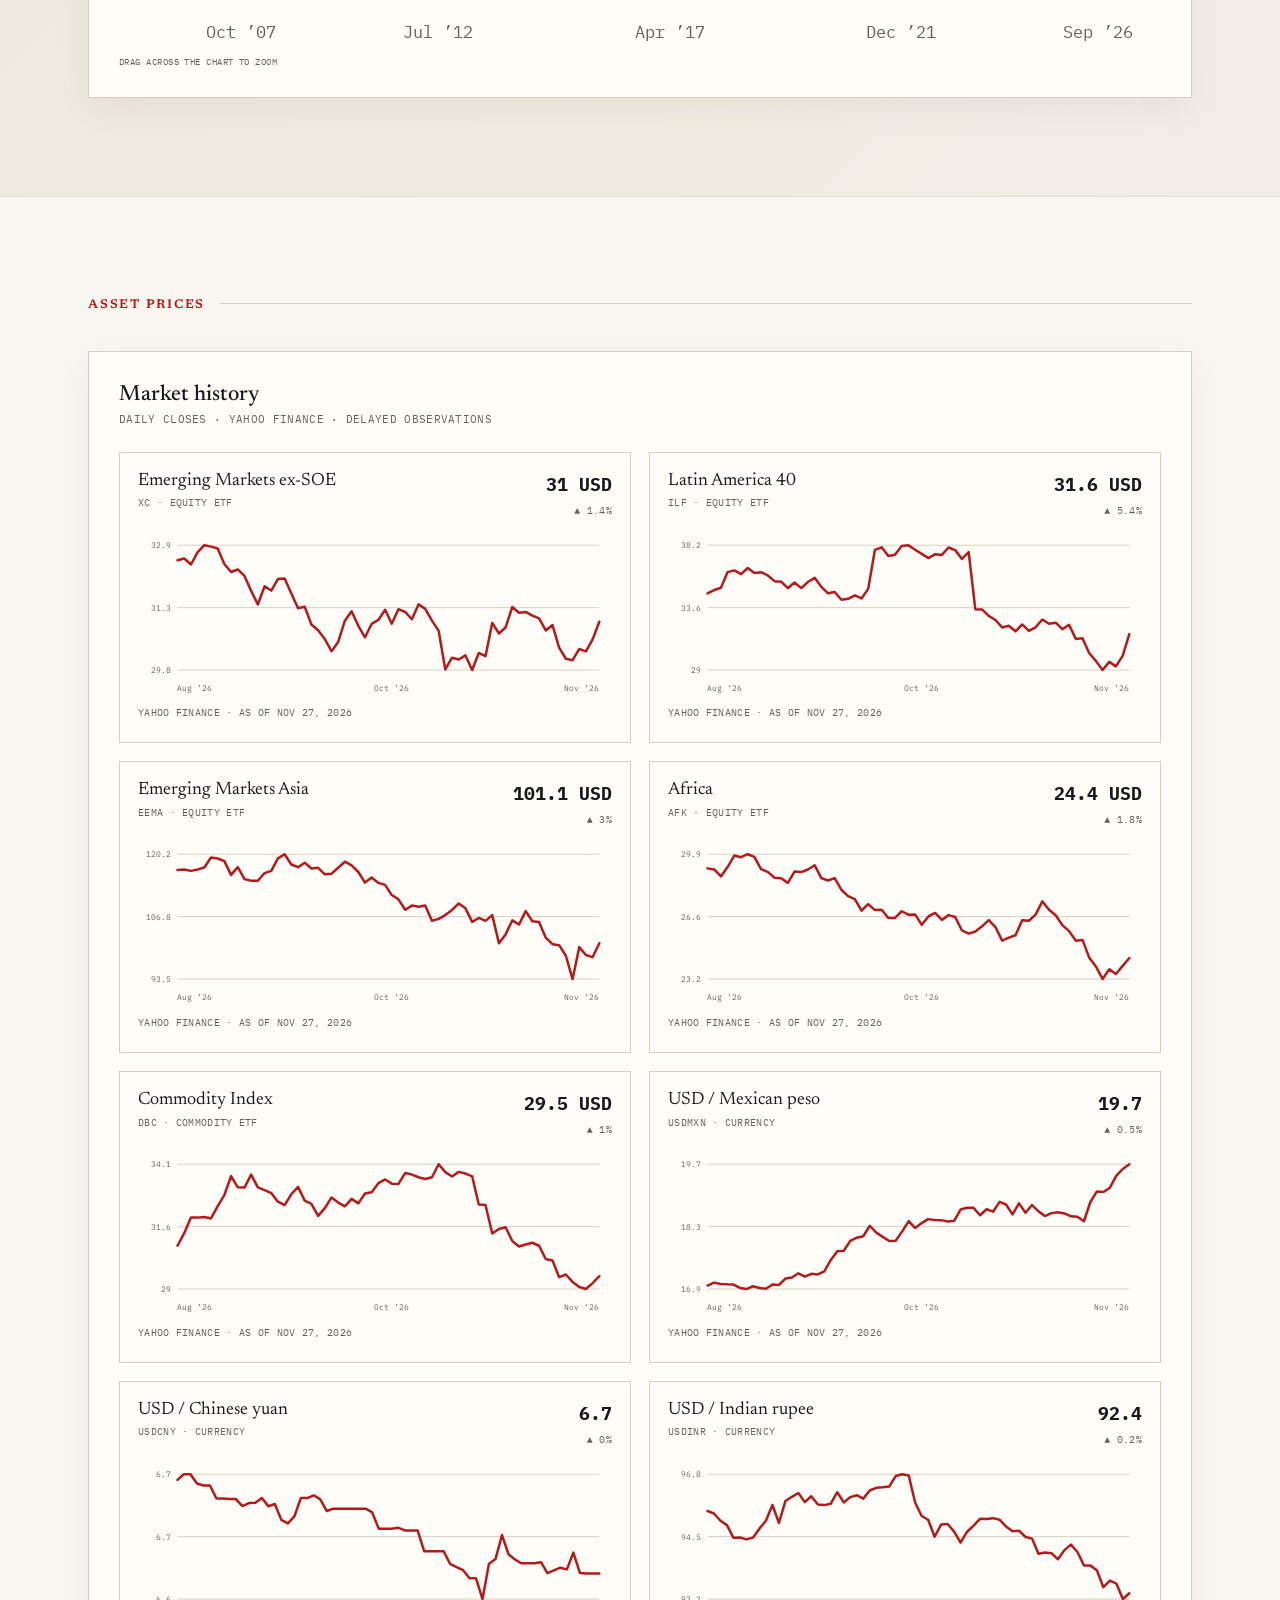
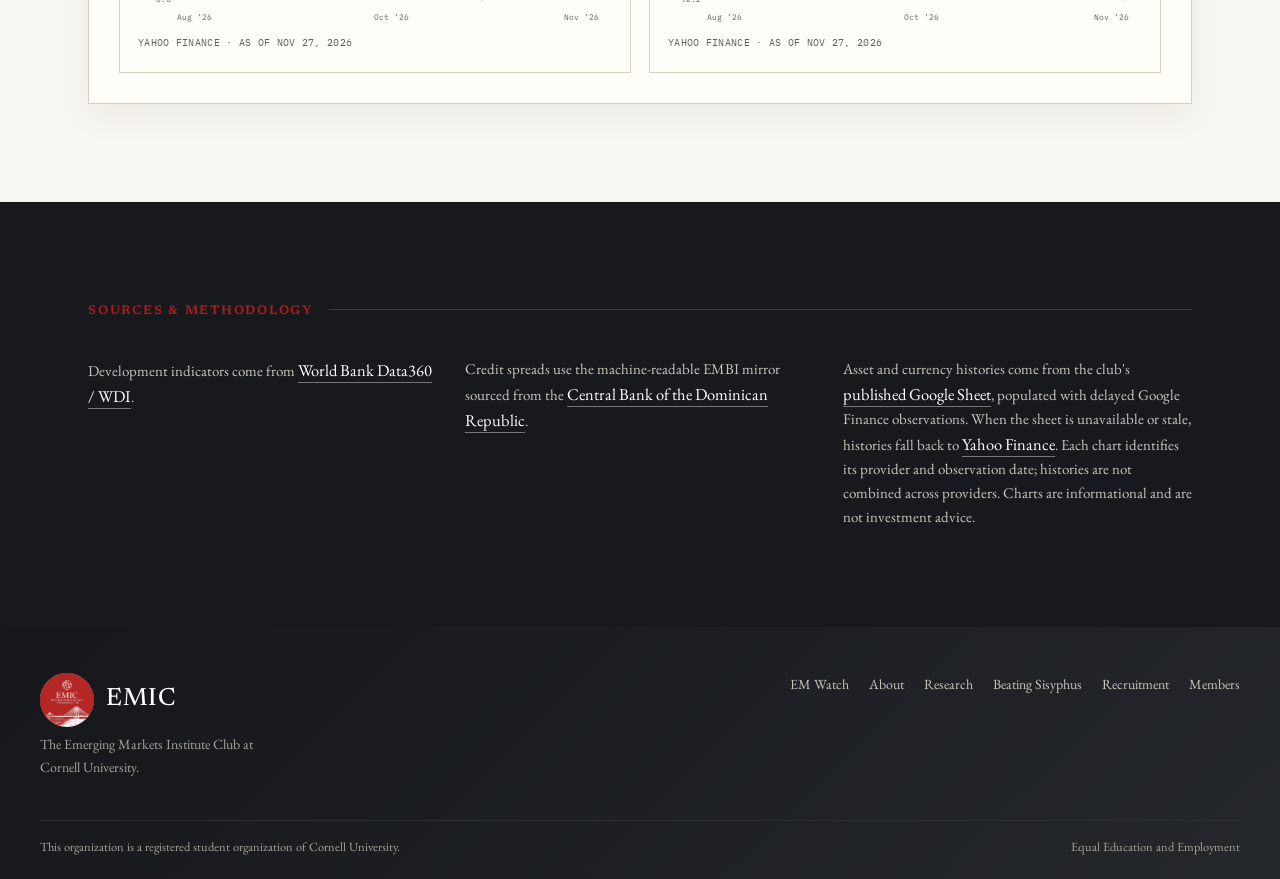
<file: em-watch.html>
<!DOCTYPE html>
<html lang="en">
<head>
<meta charset="UTF-8">
<meta name="viewport" content="width=device-width, initial-scale=1.0">
<title>EM Watch — EMIC</title>
<meta name="description" content="EMIC's dashboard for emerging-market development indicators, asset prices, and sovereign credit spreads.">
<link rel="icon" href="assets/emic-logo.png?v=20260812-2" type="image/png">
<link rel="preconnect" href="https://fonts.googleapis.com">
<link rel="preconnect" href="https://fonts.gstatic.com" crossorigin>
<link href="https://fonts.googleapis.com/css2?family=Newsreader:opsz,wght@6..72,400..700&family=EB+Garamond:ital,wght@0,400;0,500;1,400&family=IBM+Plex+Mono:wght@400;500&display=swap" rel="stylesheet">
<link rel="stylesheet" href="styles.css?v=20261116-1">
</head>
<body>

<header class="masthead">
  <div class="wrap masthead-inner">
    <a class="mark" href="index.html"><span class="mark-copy"><strong>EMIC</strong><small>Emerging Markets Institute Club · Cornell University</small></span></a>
    <nav class="nav" aria-label="Primary">
      <a href="about.html">About</a>
      <a href="research.html">Research</a>
      <a href="beating-sisyphus.html">Beating Sisyphus</a>
      <a href="recruitment.html">Recruitment</a>
      <a href="members.html">Members</a>
    </nav>
  </div>
</header>

<div class="market-band" id="market-band" aria-label="Emerging market data ticker">
  <a class="market-tab market-tab-active" href="em-watch.html" aria-current="page">EM Watch</a>
  <div class="market-track" id="market-track">Loading market data…</div>
</div>

<main>
  <div class="page-head watch-head">
    <div class="wrap">
      <p class="cover-kicker">Data dashboard · Updated snapshots</p>
      <h1>EM Watch</h1>
      <p class="lede">A visual read on growth, inflation, investment, and sovereign risk across emerging-market economies.</p>
    </div>
  </div>

  <section class="section watch-section" style="padding-top:0;border-top:none;">
    <div class="wrap">
      <div class="watch-meta" id="watch-meta" aria-live="polite">Loading data snapshots…</div>

      <div class="index-rule">
        <span class="ir-label">Development indicators</span>
        <span class="ir-line"></span>
      </div>
      <div class="watch-grid" id="development-charts"></div>
    </div>
  </section>

  <section class="section band-parchment watch-section">
    <div class="wrap">
      <div class="index-rule">
        <span class="ir-label">Sovereign credit</span>
        <span class="ir-line"></span>
      </div>
      <div class="watch-chart-wide" id="credit-chart"></div>
    </div>
  </section>

  <section class="section watch-section">
    <div class="wrap">
      <div class="index-rule">
        <span class="ir-label">Asset prices</span>
        <span class="ir-line"></span>
      </div>
      <div class="watch-chart-wide" id="market-chart"></div>
    </div>
  </section>

  <section class="section watch-methodology">
    <div class="wrap">
      <div class="index-rule">
        <span class="ir-label">Sources &amp; methodology</span>
        <span class="ir-line"></span>
      </div>
      <div class="watch-sources">
        <p>Development indicators come from <a class="textlink" href="https://data360.worldbank.org/en/api" target="_blank" rel="noopener">World Bank Data360 / WDI</a>.</p>
        <p>Credit spreads use the machine-readable EMBI mirror sourced from the <a class="textlink" href="https://bcrdgdcprod.blob.core.windows.net/documents/entorno-internacional/documents/Serie_Historica_Spread_del_EMBI.xlsx" target="_blank" rel="noopener">Central Bank of the Dominican Republic</a>.</p>
        <p>Asset and currency histories come from the club's <a class="textlink" href="https://docs.google.com/spreadsheets/d/e/2PACX-1vSbh54AH-bn739vOKMiXQSKff3VM_7I8PFEQN3lNgKuElnbr6NW5hf8dDgW_BTFnENn6qhkHjrVDImr/pubhtml" target="_blank" rel="noopener">published Google Sheet</a>, populated with delayed Google Finance observations. When the sheet is unavailable or stale, histories fall back to <a class="textlink" href="https://finance.yahoo.com/" target="_blank" rel="noopener">Yahoo Finance</a>. Each chart identifies its provider and observation date; histories are not combined across providers. Charts are informational and are not investment advice.</p>
      </div>
    </div>
  </section>
</main>

<footer>
  <div class="wrap foot-inner">
    <div>
      <div class="f-brand"><img src="assets/emic-logo.png?v=20260812-2" alt="" width="54" height="54"><div class="f-mark">EMIC</div></div>
      <div style="max-width:34ch;margin-top:6px;">The Emerging Markets Institute Club at Cornell University.</div>
    </div>
    <nav aria-label="Footer">
      <a href="em-watch.html">EM Watch</a>
      <a href="about.html">About</a>
      <a href="research.html">Research</a>
      <a href="beating-sisyphus.html">Beating Sisyphus</a>
      <a href="recruitment.html">Recruitment</a>
      <a href="members.html">Members</a>
    </nav>
  </div>
  <div class="wrap foot-legal">
    <span>This organization is a registered student organization of Cornell University.</span>
    <span>Equal Education and Employment</span>
  </div>
</footer>

<script src="site.js"></script>
<script src="em-watch.js?v=20261114-feeds"></script>
</body>
</html>
</file>
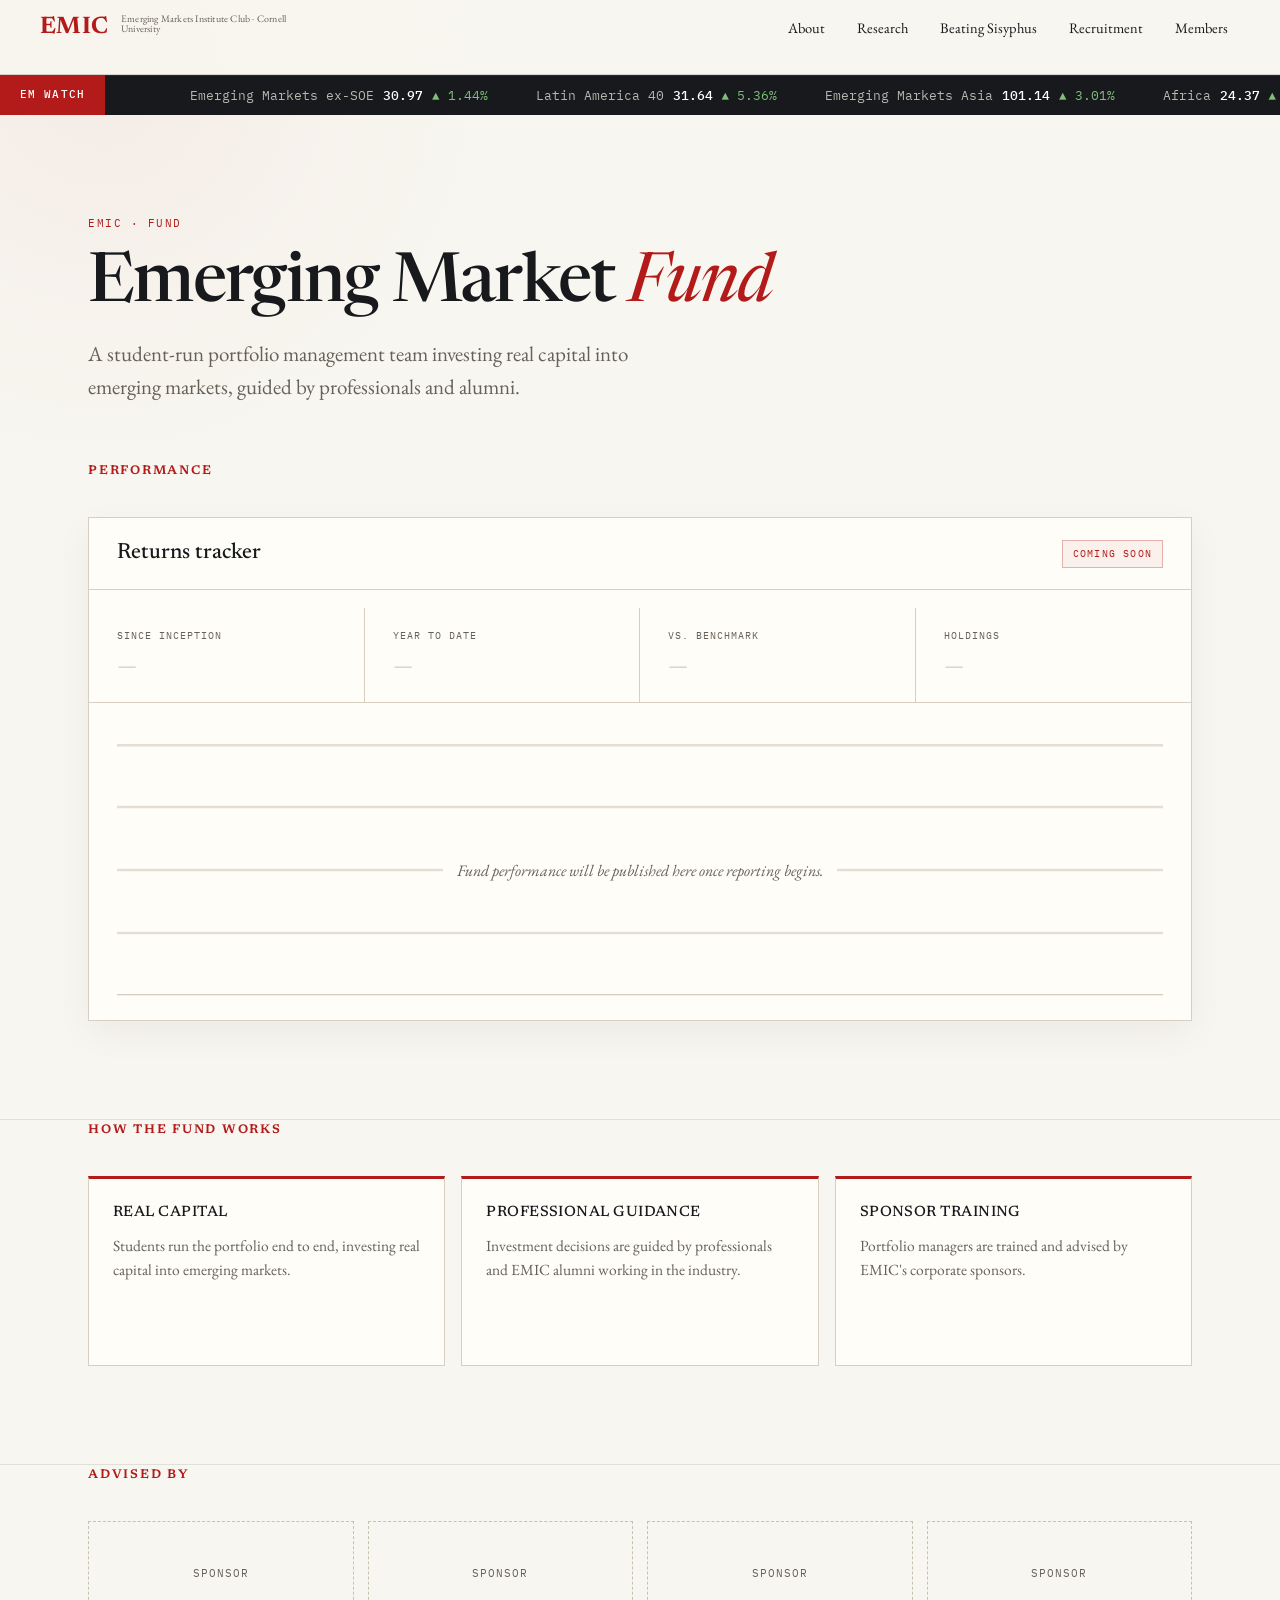
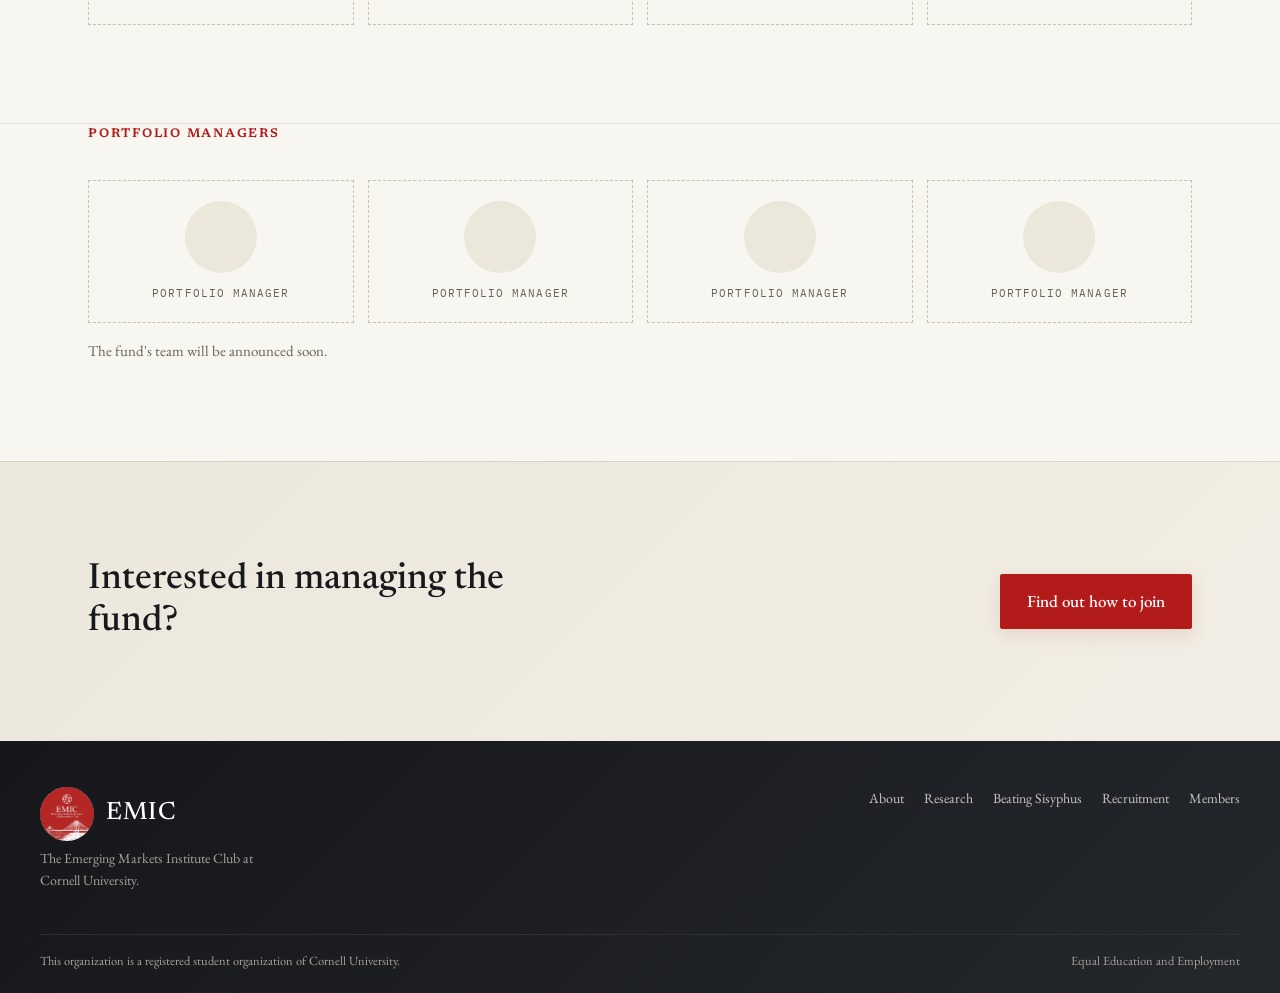
<file: fund.html>
<!DOCTYPE html>
<html lang="en">
<head>
<meta charset="UTF-8">
<meta name="viewport" content="width=device-width, initial-scale=1.0">
<!--
  HIDDEN PAGE: not linked from the nav, footer, or any other page yet.
  To launch: remove the robots meta below, then add
  <a href="fund.html">Fund</a> to the primary and footer nav on every page.
-->
<meta name="robots" content="noindex, nofollow">
<title>Emerging Market Fund — EMIC</title>
<meta name="description" content="EMIC's student-run portfolio management team, investing real capital into emerging markets.">
<link rel="icon" href="assets/emic-logo.png?v=20260812-2" type="image/png">
<link rel="preconnect" href="https://fonts.googleapis.com">
<link rel="preconnect" href="https://fonts.gstatic.com" crossorigin>
<link href="https://fonts.googleapis.com/css2?family=Newsreader:ital,opsz,wght@0,6..72,400..700;1,6..72,400..700&family=EB+Garamond:ital,wght@0,400;0,500;1,400&family=IBM+Plex+Mono:wght@400;500&display=swap" rel="stylesheet">
<link rel="stylesheet" href="styles.css?v=20261116-1">
<style>
  /* ---------- Page head ---------- */
  .fund-kicker{
    font-family:'IBM Plex Mono',monospace;font-size:11px;letter-spacing:.14em;
    text-transform:uppercase;color:var(--red);margin:0 0 16px;
  }
  .fund-head h1 em{font-style:italic;font-weight:420;color:var(--red);}

  /* ---------- Returns tracker (placeholder) ---------- */
  .tracker{
    background:var(--paper-raised);border:1px solid var(--hairline);
    box-shadow:0 12px 34px rgba(31,24,17,.05);
  }
  .tracker-head{
    display:flex;justify-content:space-between;align-items:center;gap:16px;flex-wrap:wrap;
    padding:18px clamp(18px,3vw,28px);border-bottom:1px solid var(--hairline);
  }
  .tracker-head h2{font-family:'Newsreader',serif;font-weight:500;font-size:22px;margin:0;}
  .soon{
    font-family:'IBM Plex Mono',monospace;font-size:10px;letter-spacing:.12em;text-transform:uppercase;
    color:var(--red);padding:5px 10px;border:1px solid rgba(179,27,27,.3);background:rgba(179,27,27,.05);
  }
  .tracker-stats{display:grid;grid-template-columns:repeat(4,1fr);border-bottom:1px solid var(--hairline);}
  .tracker-stats div{padding:20px clamp(18px,3vw,28px);border-right:1px solid var(--hairline);}
  .tracker-stats div:last-child{border-right:none;}
  .tracker-stats dt{
    font-family:'IBM Plex Mono',monospace;font-size:10px;letter-spacing:.1em;
    text-transform:uppercase;color:var(--secondary);margin-bottom:8px;
  }
  .tracker-stats dd{margin:0;font-family:'Newsreader',serif;font-size:30px;line-height:1;color:var(--hairline);}
  .tracker-chart{position:relative;height:clamp(200px,28vw,300px);padding:24px clamp(18px,3vw,28px);}
  .tracker-chart svg{display:block;width:100%;height:100%;}
  .tracker-chart p{
    position:absolute;inset:0;margin:0;display:flex;align-items:center;justify-content:center;
    text-align:center;padding:0 24px;color:var(--secondary);font-size:16px;font-style:italic;
  }
  .tracker-chart p span{background:var(--paper-raised);padding:6px 14px;}
  @media (max-width:700px){
    .tracker-stats{grid-template-columns:repeat(2,1fr);}
    .tracker-stats div:nth-child(2){border-right:none;}
    .tracker-stats div:nth-child(-n+2){border-bottom:1px solid var(--hairline);}
  }

  /* ---------- Placeholder slots (sponsors, portfolio managers) ---------- */
  .slots{display:grid;grid-template-columns:repeat(4,1fr);gap:14px;}
  @media (max-width:760px){ .slots{grid-template-columns:repeat(2,1fr);} }
  .slot{
    min-height:104px;display:flex;align-items:center;justify-content:center;text-align:center;
    border:1px dashed #C8C0B0;color:var(--secondary);padding:16px;
    font-family:'IBM Plex Mono',monospace;font-size:10.5px;letter-spacing:.1em;text-transform:uppercase;
  }
  .slot-person{flex-direction:column;gap:12px;min-height:0;padding:20px 16px;}
  .slot-person span{display:block;width:72px;height:72px;border-radius:50%;background:var(--parchment);}
  .slot-note{margin:16px 0 0;color:var(--secondary);font-size:15px;}

  /* ---------- Join prompt ---------- */
  .fund-join{display:flex;justify-content:space-between;align-items:center;gap:24px;flex-wrap:wrap;}
  .fund-join h2{
    font-family:'Newsreader',serif;font-weight:500;font-size:clamp(26px,3.4vw,36px);
    line-height:1.15;margin:0;max-width:22ch;
  }
</style>
</head>
<body>

<header class="masthead">
  <div class="wrap masthead-inner">
    <a class="mark" href="index.html"><span class="mark-copy"><strong>EMIC</strong><small>Emerging Markets Institute Club · Cornell University</small></span></a>
    <nav class="nav" aria-label="Primary">
      <a href="about.html">About</a>
      <a href="research.html">Research</a>
      <a href="beating-sisyphus.html">Beating Sisyphus</a>
      <a href="recruitment.html">Recruitment</a>
      <a href="members.html">Members</a>
    </nav>
  </div>
</header>

<div class="market-band" id="market-band" aria-label="Live emerging market ETF prices">
  <a class="market-tab" href="em-watch.html">EM Watch</a>
  <div class="market-track" id="market-track">Loading market data…</div>
</div>

<main>

  <div class="page-head fund-head">
    <div class="wrap">
      <p class="fund-kicker">EMIC · Fund</p>
      <h1>Emerging Market <em>Fund</em></h1>
      <p class="lede">A student-run portfolio management team investing real capital into emerging markets, guided by professionals and alumni.</p>
    </div>
  </div>

  <section class="section" style="padding-top:0;">
    <div class="wrap">
      <div class="index-rule">
        <span class="ir-label">Performance</span>
      </div>
      <div class="tracker" aria-label="Returns tracker, coming soon">
        <div class="tracker-head">
          <h2>Returns tracker</h2>
          <span class="soon">Coming soon</span>
        </div>
        <dl class="tracker-stats">
          <div><dt>Since inception</dt><dd>—</dd></div>
          <div><dt>Year to date</dt><dd>—</dd></div>
          <div><dt>vs. Benchmark</dt><dd>—</dd></div>
          <div><dt>Holdings</dt><dd>—</dd></div>
        </dl>
        <div class="tracker-chart">
          <svg viewBox="0 0 400 100" preserveAspectRatio="none" aria-hidden="true">
            <g stroke="#E4DED2" stroke-width="1" vector-effect="non-scaling-stroke">
              <line x1="0" y1="0.5" x2="400" y2="0.5"/>
              <line x1="0" y1="25" x2="400" y2="25"/>
              <line x1="0" y1="50" x2="400" y2="50"/>
              <line x1="0" y1="75" x2="400" y2="75"/>
            </g>
            <line x1="0" y1="99.5" x2="400" y2="99.5" stroke="#C8C0B0" stroke-width="1" vector-effect="non-scaling-stroke"/>
          </svg>
          <p><span>Fund performance will be published here once reporting begins.</span></p>
        </div>
      </div>
    </div>
  </section>

  <section class="section" style="padding-top:0;">
    <div class="wrap">
      <div class="index-rule">
        <span class="ir-label">How the fund works</span>
      </div>
      <div class="areas">
        <div class="area">
          <h3>Real capital</h3>
          <p>Students run the portfolio end to end, investing real capital into emerging markets.</p>
        </div>
        <div class="area">
          <h3>Professional guidance</h3>
          <p>Investment decisions are guided by professionals and EMIC alumni working in the industry.</p>
        </div>
        <div class="area">
          <h3>Sponsor training</h3>
          <p>Portfolio managers are trained and advised by EMIC's corporate sponsors.</p>
        </div>
      </div>
    </div>
  </section>

  <section class="section" style="padding-top:0;">
    <div class="wrap">
      <div class="index-rule">
        <span class="ir-label">Advised by</span>
      </div>
      <div class="slots">
        <div class="slot">Sponsor</div>
        <div class="slot">Sponsor</div>
        <div class="slot">Sponsor</div>
        <div class="slot">Sponsor</div>
      </div>
    </div>
  </section>

  <section class="section" style="padding-top:0;">
    <div class="wrap">
      <div class="index-rule">
        <span class="ir-label">Portfolio managers</span>
      </div>
      <div class="slots">
        <div class="slot slot-person"><span></span>Portfolio manager</div>
        <div class="slot slot-person"><span></span>Portfolio manager</div>
        <div class="slot slot-person"><span></span>Portfolio manager</div>
        <div class="slot slot-person"><span></span>Portfolio manager</div>
      </div>
      <p class="slot-note">The fund's team will be announced soon.</p>
    </div>
  </section>

  <section class="section band-parchment">
    <div class="wrap fund-join">
      <h2>Interested in managing the fund?</h2>
      <a class="btn" href="recruitment.html">Find out how to join</a>
    </div>
  </section>

</main>

<footer>
  <div class="wrap foot-inner">
    <div>
      <div class="f-brand"><img src="assets/emic-logo.png?v=20260812-2" alt="" width="54" height="54"><div class="f-mark">EMIC</div></div>
      <div style="max-width:34ch;margin-top:6px;">The Emerging Markets Institute Club at Cornell University.</div>
    </div>
    <nav aria-label="Footer">
      <a href="about.html">About</a>
      <a href="research.html">Research</a>
      <a href="beating-sisyphus.html">Beating Sisyphus</a>
      <a href="recruitment.html">Recruitment</a>
      <a href="members.html">Members</a>
    </nav>
  </div>
  <div class="wrap foot-legal">
    <span>This organization is a registered student organization of Cornell University.</span>
    <span>Equal Education and Employment</span>
  </div>
</footer>

<script src="site.js"></script>
</body>
</html>
</file>
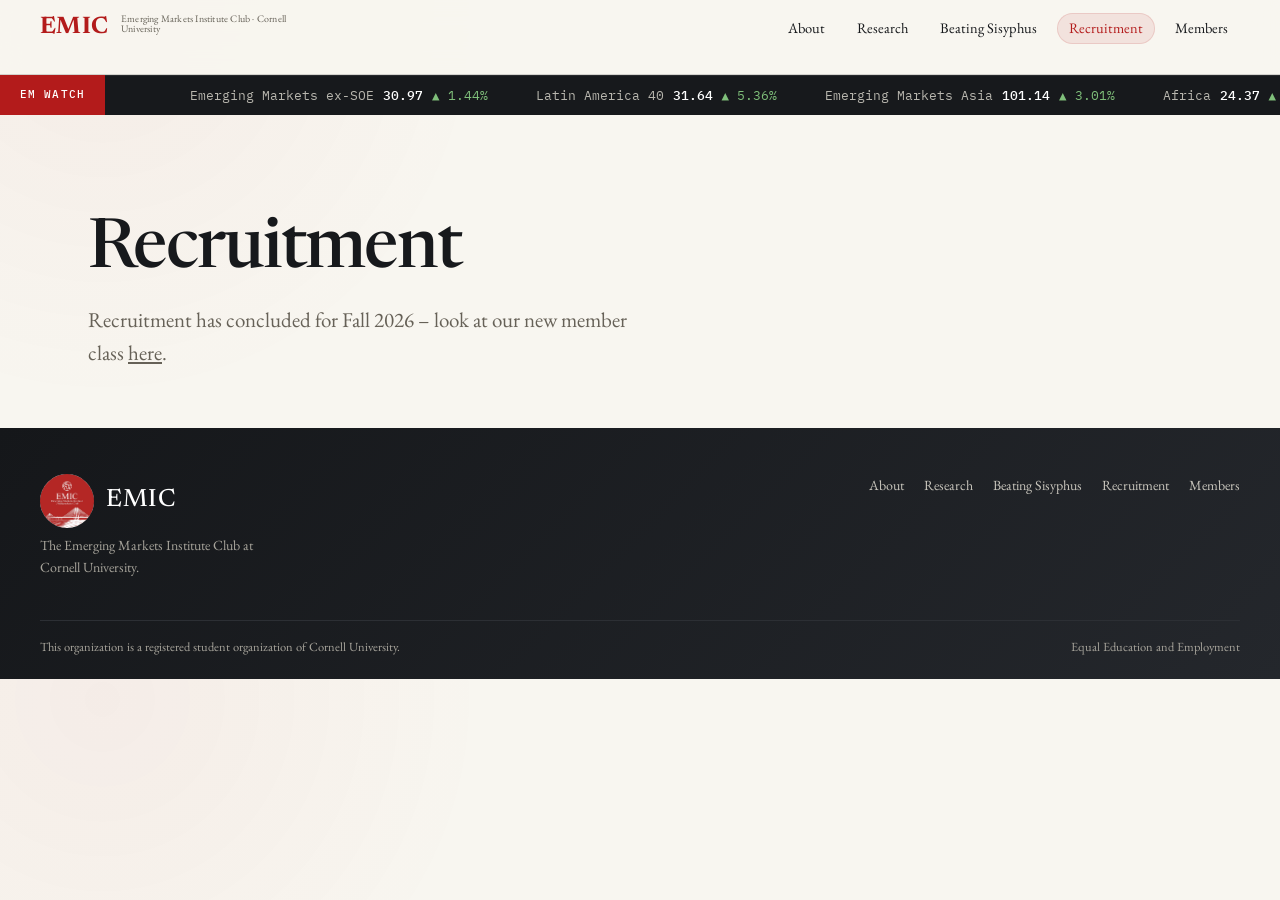
<file: recruitment.html>
<!DOCTYPE html>
<html lang="en">
<head>
<meta charset="UTF-8">
<meta name="viewport" content="width=device-width, initial-scale=1.0">
<title>Recruitment — EMIC</title>
<meta name="description" content="How to join EMIC — timeline, applications, and coffee chats.">
<link rel="icon" href="assets/emic-logo.png?v=20260812-2" type="image/png">
<link rel="preconnect" href="https://fonts.googleapis.com">
<link rel="preconnect" href="https://fonts.gstatic.com" crossorigin>
<link href="https://fonts.googleapis.com/css2?family=Newsreader:opsz,wght@6..72,400..700&family=EB+Garamond:ital,wght@0,400;0,500;1,400&family=IBM+Plex+Mono:wght@400;500&display=swap" rel="stylesheet">
<link rel="stylesheet" href="styles.css?v=20261116-1">
</head>
<body>

<header class="masthead">
  <div class="wrap masthead-inner">
    <a class="mark" href="index.html"><span class="mark-copy"><strong>EMIC</strong><small>Emerging Markets Institute Club · Cornell University</small></span></a>
    <nav class="nav" aria-label="Primary">
      <a href="about.html">About</a>
      <a href="research.html">Research</a>
      <a href="beating-sisyphus.html">Beating Sisyphus</a>
      <a href="recruitment.html" aria-current="page">Recruitment</a>
      <a href="members.html">Members</a>
    </nav>
  </div>
</header>

<div class="market-band" id="market-band" aria-label="Live emerging market ETF prices">
  <a class="market-tab" href="em-watch.html">EM Watch</a>
  <div class="market-track" id="market-track">Loading market data…</div>
</div>

<main>

  <div class="page-head">
    <div class="wrap">
      <h1>Recruitment</h1>
      <!-- <p class="lede">EMIC welcomes students of all academic backgrounds. Applications open each semester — here's how to get involved.</p> -->
      <p class="lede">Recruitment has concluded for Fall 2026 – look at our new member class <a href="members.html">here</a>.</p>
    </div>
  </div>

  <!-- <section class="section" style="padding-top:0;border-top:none;">
    <div class="wrap">
      <div style="display:flex;gap:16px;flex-wrap:wrap;margin-bottom:clamp(44px,7vw,72px);">
        <a class="btn" href="https://docs.google.com/forms/d/e/1FAIpQLScyVuy5zXbms9hfPztQMVK3Drsd2OK8htHLH1kE2-2mr8Kv2w/viewform" target="_blank" rel="noopener">Apply now</a>
        <a class="btn btn-ghost" href="https://docs.google.com/forms/d/e/1FAIpQLSd0vvo48X44ZlPYS2yXWodZN5jSoF0PpaHUcrElY61ojFA5Cw/viewform" target="_blank" rel="noopener">Sign up for a coffee chat</a>
      </div>

      <div class="index-rule">
        <span class="ir-label">Recruitment Timeline</span>
      </div>

      <div class="timeline" id="rec-timeline"></div>
    </div>
  </section> -->

</main>

<footer>
  <div class="wrap foot-inner">
    <div>
      <div class="f-brand"><img src="assets/emic-logo.png?v=20260812-2" alt="" width="54" height="54"><div class="f-mark">EMIC</div></div>
      <div style="max-width:34ch;margin-top:6px;">The Emerging Markets Institute Club at Cornell University.</div>
    </div>
    <nav aria-label="Footer">
      <a href="about.html">About</a>
      <a href="research.html">Research</a>
      <a href="beating-sisyphus.html">Beating Sisyphus</a>
      <a href="recruitment.html">Recruitment</a>
      <a href="members.html">Members</a>
    </nav>
  </div>
  <div class="wrap foot-legal">
    <span>This organization is a registered student organization of Cornell University.</span>
    <span>Equal Education and Employment</span>
  </div>
</footer>

<script src="site.js"></script>
<script>
  /* Edit this list to update the timeline — order here is display order.
     Leave date '' to hide the date line; leave desc '' to hide the description. */
  const TIMELINE = [
    { label: 'Coffee chats with members', date: 'Aug. 17 – Sept. 12', desc: '' },
    { label: 'Information Session 1', date: 'Sept. 3, 6:00 PM - 7:00 PM', desc: 'Mann Library 102' },
    { label: 'EMIC x CER Event', date: 'Sept. 4, 6:00 PM - 7:30 PM', desc: 'Statler Hall 198' },
    { label: 'Club Fest', date: 'Sept. 5, 12 PM - 1:30 PM', desc: 'Arts Quad' },
    { label: 'Mixer', date: 'Sept. 8, 6:00 PM - 8:00 PM', desc: 'Sage Atrium'},
    { label: 'Applications open', date: 'Sept. 8', desc: '' },
    { label: 'Information Session 2', date: 'Sept. 15', desc: 'Statler Hall 441' },
    { label: 'Applications close', date: 'Sept. 16', desc: '' }
  ];

  document.getElementById('rec-timeline').innerHTML = TIMELINE.map((t) => `
    <div class="t-item">
      <div class="t-dot"></div>
      <div class="t-label">${t.label}</div>
      ${t.date ? `<div class="t-date">${t.date}</div>` : ''}
      ${t.desc ? `<div class="t-desc">${t.desc}</div>` : ''}
    </div>
  `).join('');
</script>
</body>
</html>
</file>
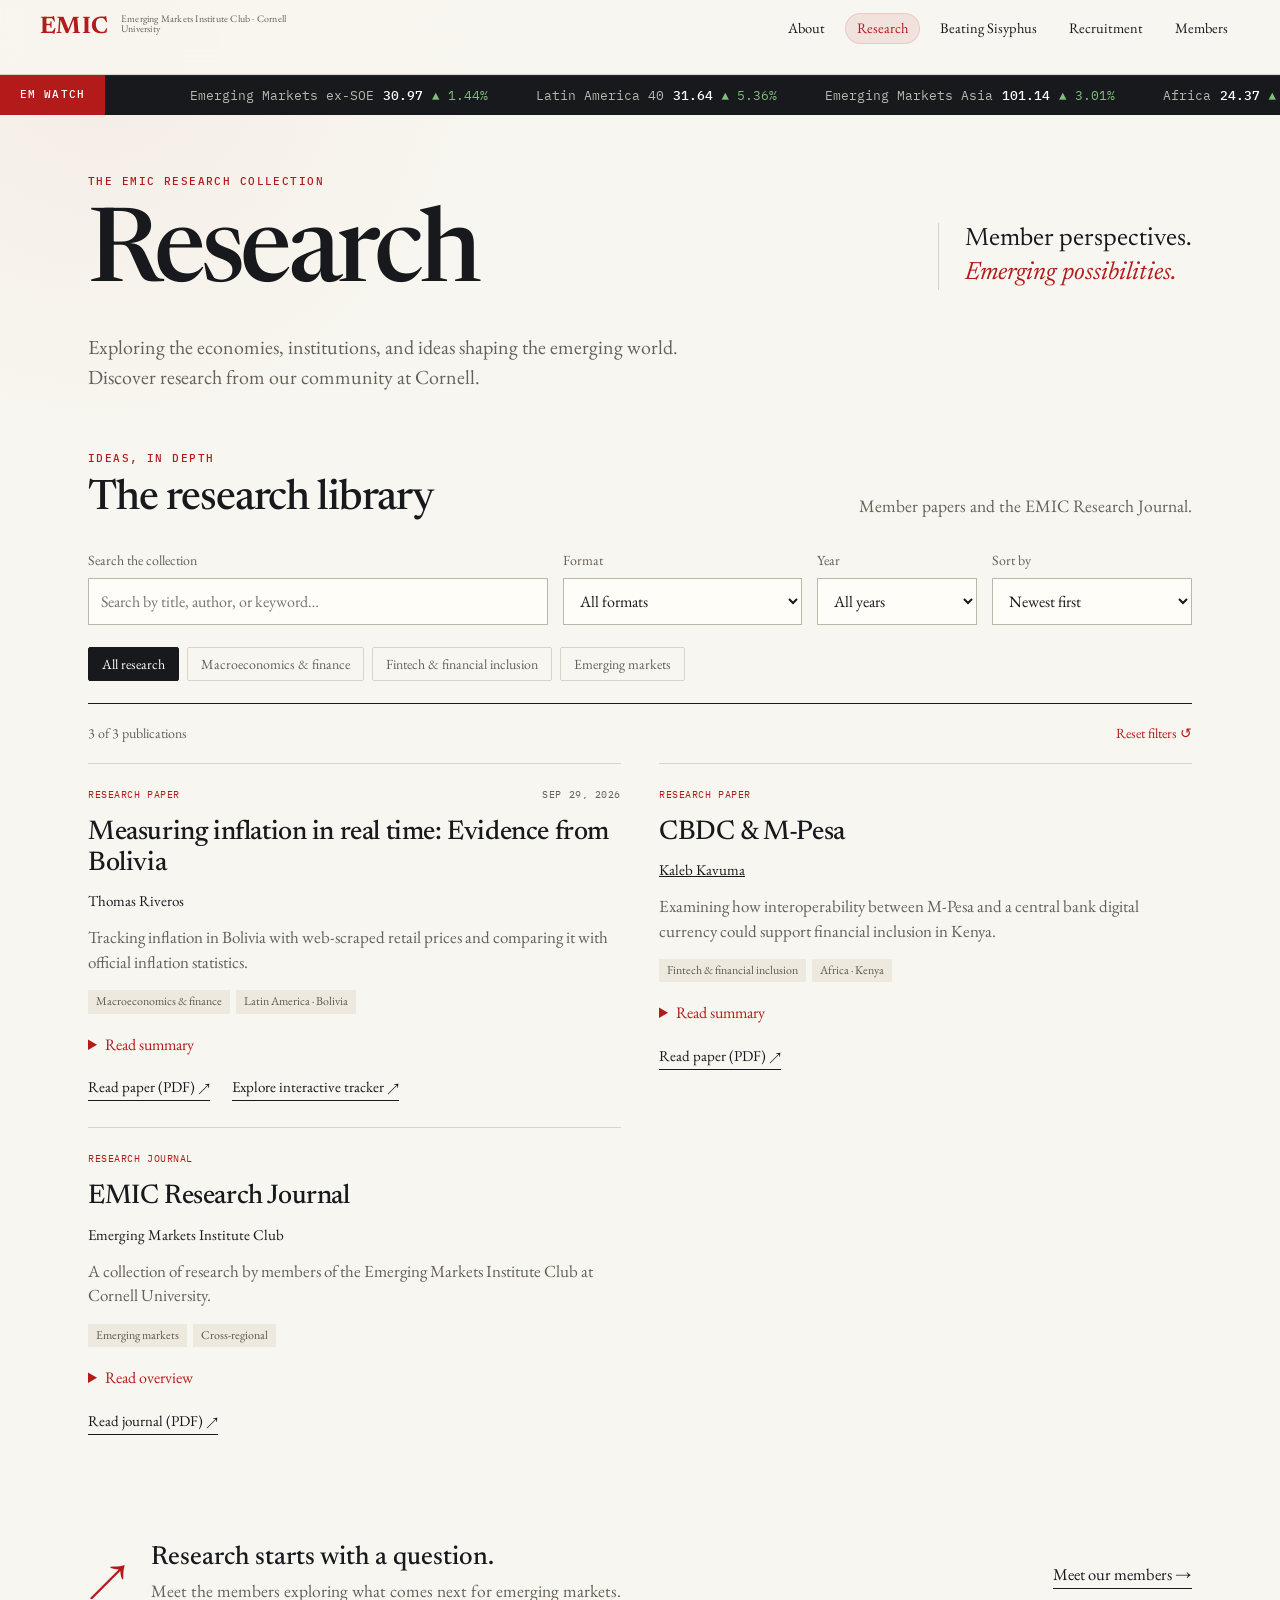
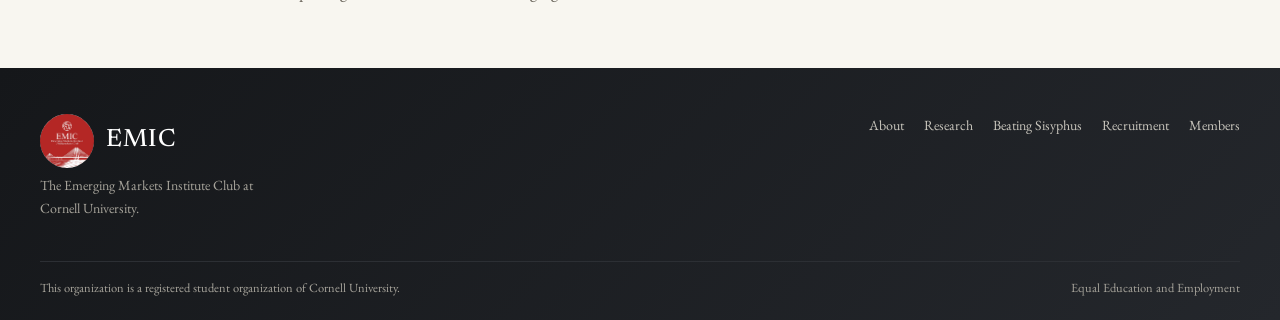
<file: research.html>
<!DOCTYPE html>
<html lang="en">
<head>
<meta charset="UTF-8">
<meta name="viewport" content="width=device-width, initial-scale=1.0">
<title>Research — EMIC</title>
<meta name="description" content="Explore research by members of Cornell’s Emerging Markets Institute Club.">
<link rel="icon" href="assets/emic-logo.png?v=20260812-2" type="image/png">
<link rel="preconnect" href="https://fonts.googleapis.com">
<link rel="preconnect" href="https://fonts.gstatic.com" crossorigin>
<link href="https://fonts.googleapis.com/css2?family=Newsreader:opsz,wght@6..72,400..700&family=EB+Garamond:ital,wght@0,400;0,500;1,400&family=IBM+Plex+Mono:wght@400;500&display=swap" rel="stylesheet">
<link rel="stylesheet" href="styles.css?v=20261116-1">
<link rel="stylesheet" href="research.css?v=20261113-kavuma">
</head>
<body>

<header class="masthead">
  <div class="wrap masthead-inner">
    <a class="mark" href="index.html"><span class="mark-copy"><strong>EMIC</strong><small>Emerging Markets Institute Club · Cornell University</small></span></a>
    <nav class="nav" aria-label="Primary">
      <a href="about.html">About</a>
      <a href="research.html" aria-current="page">Research</a>
      <a href="beating-sisyphus.html">Beating Sisyphus</a>
      <a href="recruitment.html">Recruitment</a>
      <a href="members.html">Members</a>
    </nav>
  </div>
</header>

<div class="market-band" id="market-band" aria-label="Live emerging market ETF prices">
  <a class="market-tab" href="em-watch.html">EM Watch</a>
  <div class="market-track" id="market-track">Loading market data…</div>
</div>

<main id="main-content" class="research-page">
  <section class="research-intro wrap" aria-labelledby="research-title">
    <p class="research-kicker">The EMIC research collection</p>
    <div class="research-heading"><h1 id="research-title">Research</h1><p>Member perspectives.<br><em>Emerging possibilities.</em></p></div>
    <p class="research-lede">Exploring the economies, institutions, and ideas shaping the emerging world. Discover research from our community at Cornell.</p>
  </section>

  <section class="wrap research-library" id="research-library" aria-labelledby="library-title">
    <div class="library-heading"><div><p class="research-kicker">Ideas, in depth</p><h2 id="library-title">The research library</h2></div><p>Member papers and the EMIC Research Journal.</p></div>
    <form id="research-filters" role="search" aria-label="Search member research">
      <div class="research-controls"><label class="research-search"><span>Search the collection</span><input id="research-search" type="search" placeholder="Search by title, author, or keyword…"></label><label><span>Format</span><select id="research-format"><option value="">All formats</option></select></label><label><span>Year</span><select id="research-year"><option value="">All years</option></select></label><label><span>Sort by</span><select id="research-sort"><option value="newest">Newest first</option><option value="oldest">Oldest first</option><option value="title">Title A–Z</option></select></label></div>
      <div class="research-topics" id="research-topics" role="group" aria-label="Filter by topic"></div>
    </form>
    <div class="research-results-meta"><span id="research-count" role="status" aria-live="polite"></span><button id="research-clear" type="button">Reset filters <span aria-hidden="true">↺</span></button></div>
    <div id="research-results" class="research-results"></div>
    <noscript><p>Please enable JavaScript to explore the research library. <a href="assets/reports/Real%20Time%20Inflation.pdf">Read the Bolivia inflation paper</a> or <a href="assets/reports/emic_journal.pdf">read the EMIC Research Journal</a>.</p></noscript>
  </section>
  <aside class="research-closing wrap"><span class="research-closing-mark" aria-hidden="true">↗</span><div><h2>Research starts with a question.</h2><p>Meet the members exploring what comes next for emerging markets.</p></div><a class="textlink" href="members.html">Meet our members →</a></aside>
</main>
<footer>
  <div class="wrap foot-inner">
    <div>
      <div class="f-brand"><img src="assets/emic-logo.png?v=20260812-2" alt="" width="54" height="54"><div class="f-mark">EMIC</div></div>
      <div style="max-width:34ch;margin-top:6px;">The Emerging Markets Institute Club at Cornell University.</div>
    </div>
    <nav aria-label="Footer">
      <a href="about.html">About</a>
      <a href="research.html">Research</a>
      <a href="beating-sisyphus.html">Beating Sisyphus</a>
      <a href="recruitment.html">Recruitment</a>
      <a href="members.html">Members</a>
    </nav>
  </div>
  <div class="wrap foot-legal">
    <span>This organization is a registered student organization of Cornell University.</span>
    <span>Equal Education and Employment</span>
  </div>
</footer>

<script src="site.js"></script>
<script src="research-data.js?v=20261113-kavuma"></script>
<script src="research.js?v=20261113-kavuma"></script>
</body>
</html>
</file>
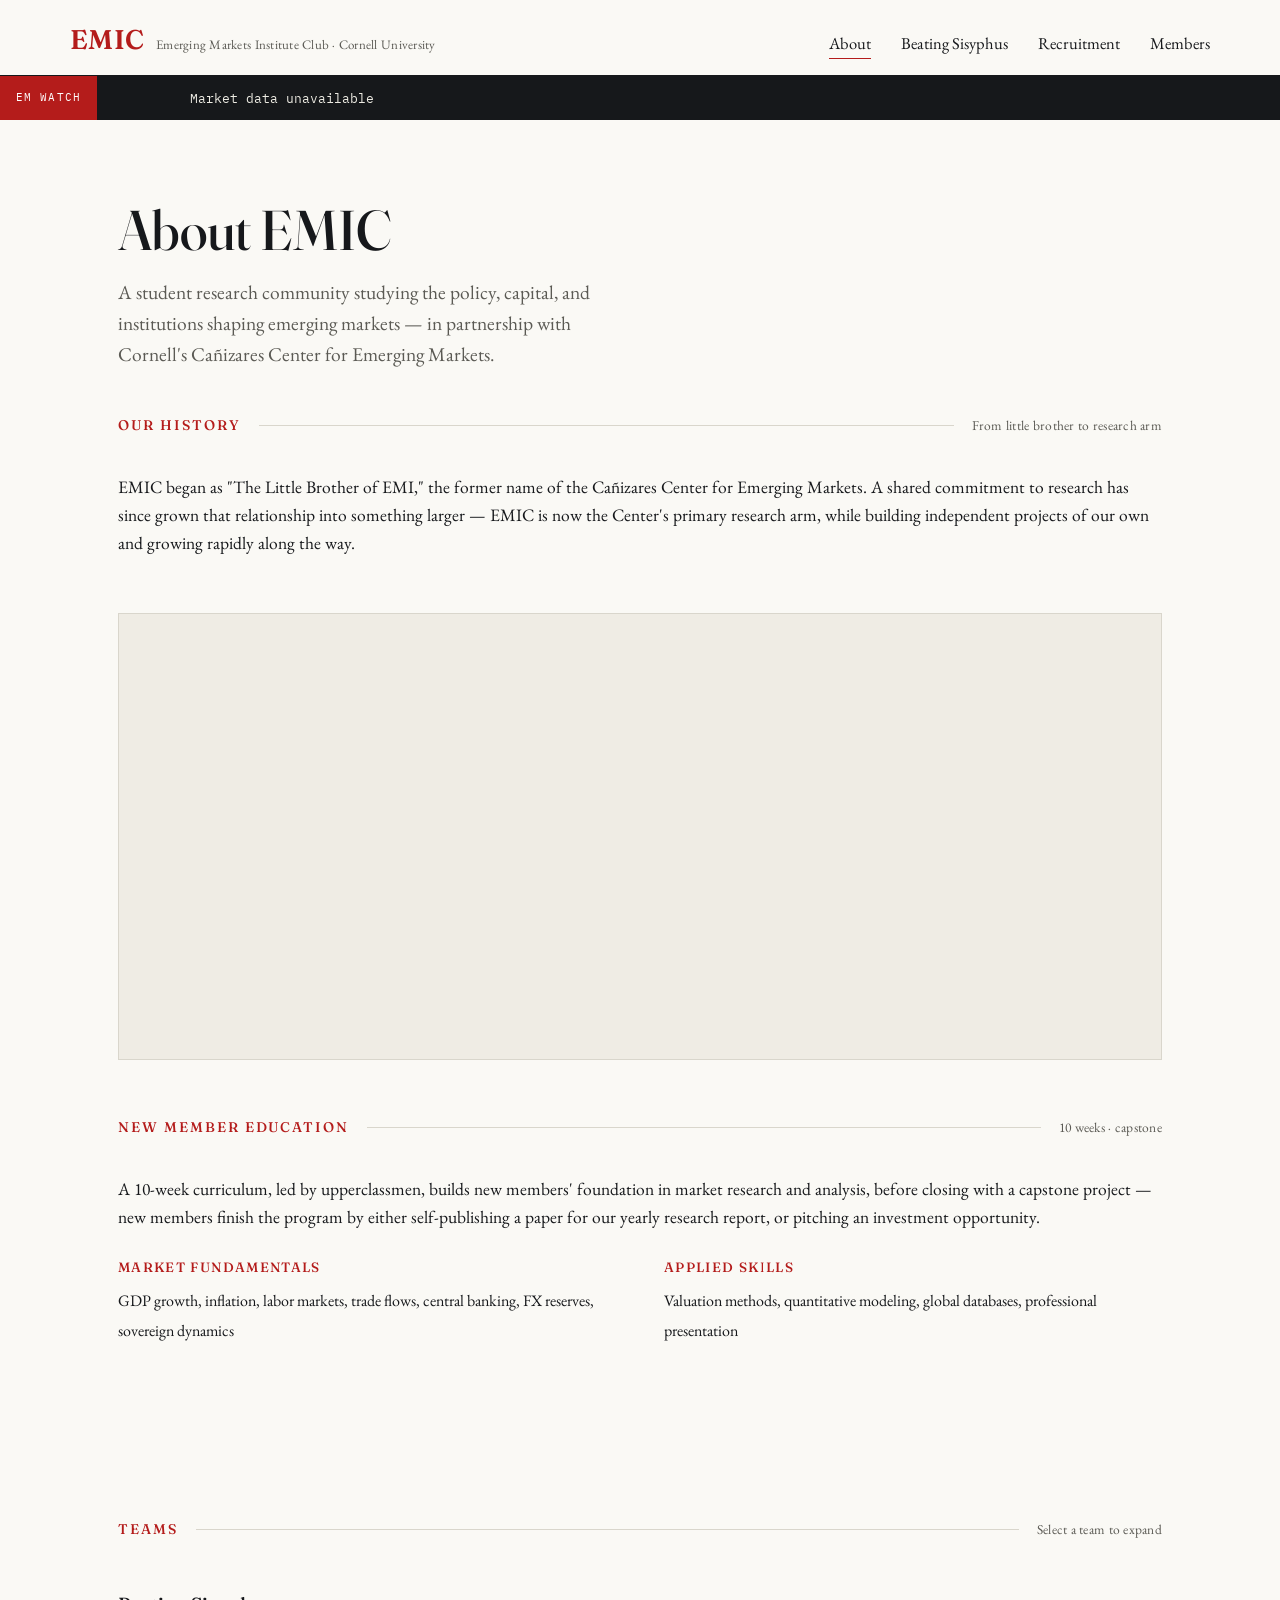
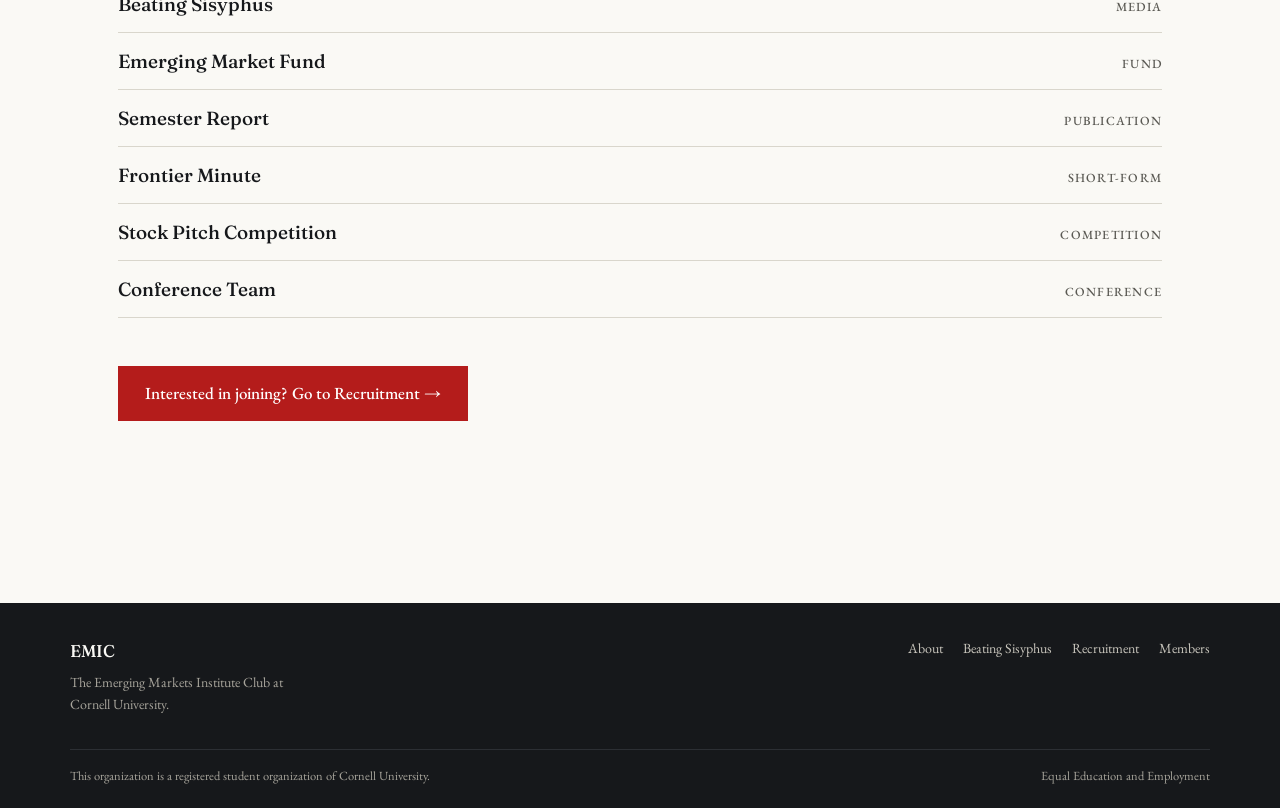
<file: legacy/main-pre-consolidation-2026-08-17/about.html>
<!DOCTYPE html>
<html lang="en">
<head>
<meta charset="UTF-8">
<meta name="viewport" content="width=device-width, initial-scale=1.0">
<title>About — EMIC</title>
<meta name="description" content="EMIC's history, New Member Education, and teams.">
<link rel="preconnect" href="https://fonts.googleapis.com">
<link rel="preconnect" href="https://fonts.gstatic.com" crossorigin>
<link href="https://fonts.googleapis.com/css2?family=Fraunces:ital,opsz,wght@0,9..144,300..700;1,9..144,300..700&family=EB+Garamond:ital,wght@0,400;0,500;1,400&family=IBM+Plex+Mono:wght@400;500&display=swap" rel="stylesheet">
<link rel="stylesheet" href="styles.css">
</head>
<body>

<header class="masthead">
  <div class="wrap masthead-inner">
    <a class="mark" href="index.html"><span><span class="mark-red">EMIC</span></span><small>Emerging Markets Institute Club · Cornell University</small></a>
    <nav class="nav" aria-label="Primary">
      <a href="about.html" aria-current="page">About</a>
      <a href="beating-sisyphus.html">Beating Sisyphus</a>
      <a href="recruitment.html">Recruitment</a>
      <a href="members.html">Members</a>
    </nav>
  </div>
</header>

<div class="market-band" id="market-band" aria-label="Live emerging market ETF prices">
  <div class="market-tab">EM Watch</div>
  <div class="market-track" id="market-track">Loading market data…</div>
</div>

<main>

  <div class="page-head">
    <div class="wrap">
      <h1>About EMIC</h1>
      <p class="lede">A student research community studying the policy, capital, and institutions shaping emerging markets — in partnership with Cornell's Cañizares Center for Emerging Markets.</p>
    </div>
  </div>

  <section class="section" style="padding-top:0;border-top:none;">
    <div class="wrap">
      <div class="index-rule">
        <span class="ir-label">Our history</span>
        <span class="ir-line"></span>
        <span class="ir-detail">From little brother to research arm</span>
      </div>
      <div class="prose" style="max-width:none;">
        <p>EMIC began as "The Little Brother of EMI," the former name of the Cañizares Center for Emerging Markets. A shared commitment to research has since grown that relationship into something larger — EMIC is now the Center's primary research arm, while building independent projects of our own and growing rapidly along the way.</p>
      </div>

      <div class="photo-slot r219" style="margin:clamp(36px,5vw,56px) 0;" aria-hidden="true">
        <!-- TODO: Swap classes for "photo-slot r219 filled" and add
             style="background-image:url('YOUR_PHOTO_URL');" -->
      </div>

      <div class="index-rule">
        <span class="ir-label">New Member Education</span>
        <span class="ir-line"></span>
        <span class="ir-detail">10 weeks · capstone</span>
      </div>
      <div class="prose" style="max-width:none;">
        <p>A 10-week curriculum, led by upperclassmen, builds new members' foundation in market research and analysis, before closing with a capstone project — new members finish the program by either self-publishing a paper for our yearly research report, or pitching an investment opportunity.</p>
      </div>
      <div class="topics">
        <div>
          <div class="t-label">Market fundamentals</div>
          <div class="t-body">GDP growth, inflation, labor markets, trade flows, central banking, FX reserves, sovereign dynamics</div>
        </div>
        <div>
          <div class="t-label">Applied skills</div>
          <div class="t-body">Valuation methods, quantitative modeling, global databases, professional presentation</div>
        </div>
      </div>
    </div>
  </section>

  <section class="section" id="teams">
    <div class="wrap">
      <div class="index-rule">
        <span class="ir-label">Teams</span>
        <span class="ir-line"></span>
        <span class="ir-detail">Select a team to expand</span>
      </div>

      <div class="acc-item">
        <button class="acc-btn" type="button"><span>Beating Sisyphus</span><span class="acc-tag">Media</span></button>
        <div class="acc-panel">Beating Sisyphus (BS) is the primary vehicle through which EMIC conducts and shares research, produced in part on behalf of the Cañizares Center. Housed on Substack, and also on Spotify, YouTube, and Apple Podcasts — BS produces academic papers, podcasts, videos, and written pieces.</div>
      </div>
      <div class="acc-item">
        <button class="acc-btn" type="button"><span>Emerging Market Fund</span><span class="acc-tag">Fund</span></button>
        <div class="acc-panel">A student-run portfolio management team investing real capital into emerging markets, guided by professionals and alumni. Portfolio managers are trained and advised by EMIC's corporate sponsors. A returns tracker is coming soon.</div>
      </div>
      <div class="acc-item">
        <button class="acc-btn" type="button"><span>Semester Report</span><span class="acc-tag">Publication</span></button>
        <div class="acc-panel">Published each semester, compiling EMIC members' completed and ongoing research. Members lead their own project through to a final paper, then present to an audience of professionals and academics — last semester, that included Lord O'Neill of Gatley in the UK House of Lords.</div>
      </div>
      <div class="acc-item">
        <button class="acc-btn" type="button"><span>Frontier Minute</span><span class="acc-tag">Short-form</span></button>
        <div class="acc-panel">EMIC's short-form media — a quick, digestible overview of recent emerging market developments and EMIC's outlook, faster to read than our longer academic work.</div>
      </div>
      <div class="acc-item">
        <button class="acc-btn" type="button"><span>Stock Pitch Competition</span><span class="acc-tag">Competition</span></button>
        <div class="acc-panel">Held in collaboration with the University of Melbourne and other universities, returning Fall 2026. Teams register through EMIC; every competing team must include at least one EMIC member. Sign-up details coming soon.</div>
      </div>
      <div class="acc-item">
        <button class="acc-btn" type="button"><span>Conference Team</span><span class="acc-tag">Conference</span></button>
        <div class="acc-panel">Works closely with the Cañizares Center to produce a multi-day conference in New York City, bringing together financiers, economists, policymakers, and members of multinational organizations to discuss emerging markets.</div>
      </div>

      <p style="margin:clamp(32px,5vw,48px) 0 0;">
        <a class="btn" href="recruitment.html">Interested in joining? Go to Recruitment →</a>
      </p>
    </div>
  </section>

</main>

<footer>
  <div class="wrap foot-inner">
    <div>
      <div class="f-mark">EMIC</div>
      <div style="max-width:34ch;margin-top:6px;">The Emerging Markets Institute Club at Cornell University.</div>
    </div>
    <nav aria-label="Footer">
      <a href="about.html">About</a>
      <a href="beating-sisyphus.html">Beating Sisyphus</a>
      <a href="recruitment.html">Recruitment</a>
      <a href="members.html">Members</a>
    </nav>
  </div>
  <div class="wrap foot-legal">
    <span>This organization is a registered student organization of Cornell University.</span>
    <span>Equal Education and Employment</span>
  </div>
</footer>

<script src="site.js"></script>
</body>
</html>
</file>
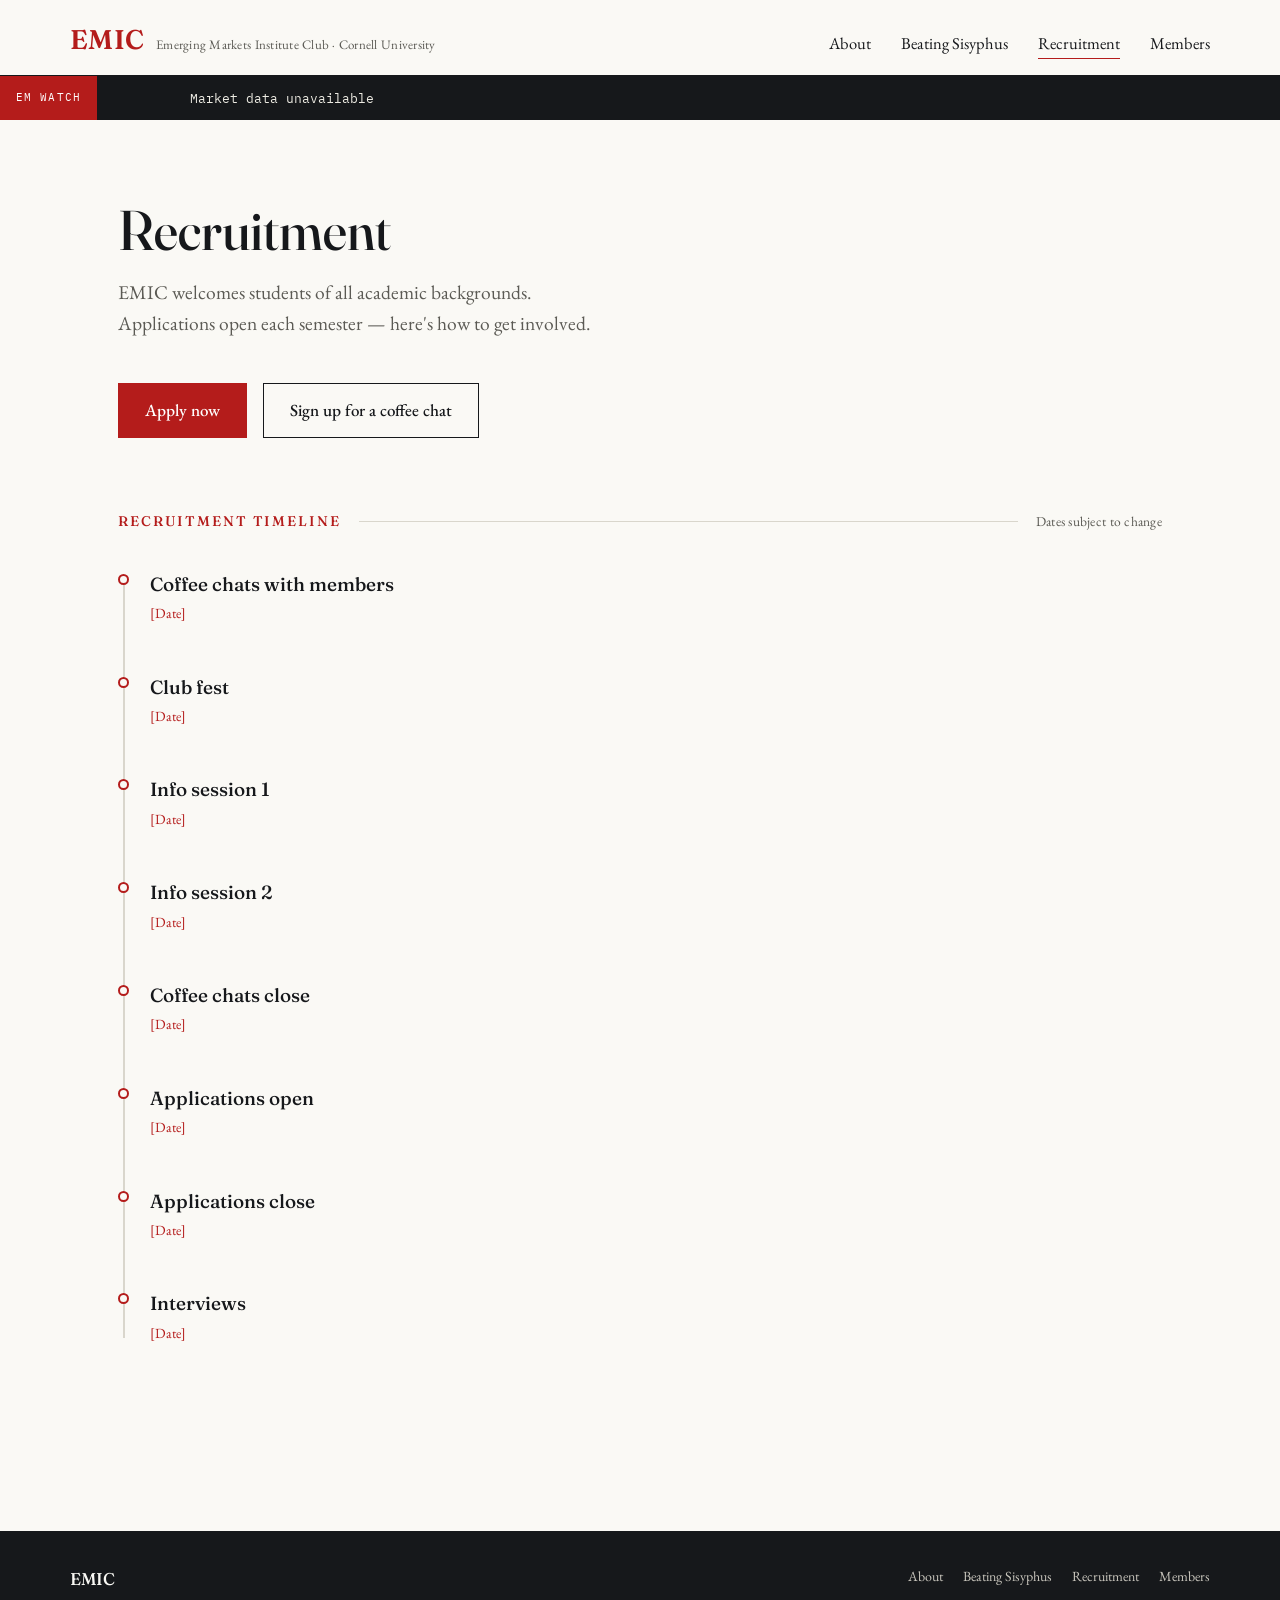
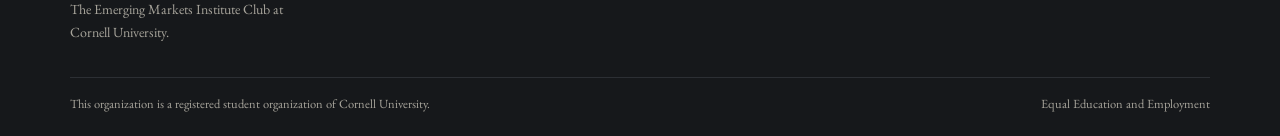
<file: legacy/main-pre-consolidation-2026-08-17/recruitment.html>
<!DOCTYPE html>
<html lang="en">
<head>
<meta charset="UTF-8">
<meta name="viewport" content="width=device-width, initial-scale=1.0">
<title>Recruitment — EMIC</title>
<meta name="description" content="How to join EMIC — timeline, applications, and coffee chats.">
<link rel="preconnect" href="https://fonts.googleapis.com">
<link rel="preconnect" href="https://fonts.gstatic.com" crossorigin>
<link href="https://fonts.googleapis.com/css2?family=Fraunces:ital,opsz,wght@0,9..144,300..700;1,9..144,300..700&family=EB+Garamond:ital,wght@0,400;0,500;1,400&family=IBM+Plex+Mono:wght@400;500&display=swap" rel="stylesheet">
<link rel="stylesheet" href="styles.css">
</head>
<body>

<header class="masthead">
  <div class="wrap masthead-inner">
    <a class="mark" href="index.html"><span><span class="mark-red">EMIC</span></span><small>Emerging Markets Institute Club · Cornell University</small></a>
    <nav class="nav" aria-label="Primary">
      <a href="about.html">About</a>
      <a href="beating-sisyphus.html">Beating Sisyphus</a>
      <a href="recruitment.html" aria-current="page">Recruitment</a>
      <a href="members.html">Members</a>
    </nav>
  </div>
</header>

<div class="market-band" id="market-band" aria-label="Live emerging market ETF prices">
  <div class="market-tab">EM Watch</div>
  <div class="market-track" id="market-track">Loading market data…</div>
</div>

<main>

  <div class="page-head">
    <div class="wrap">
      <h1>Recruitment</h1>
      <p class="lede">EMIC welcomes students of all academic backgrounds. Applications open each semester — here's how to get involved.</p>
    </div>
  </div>

  <section class="section" style="padding-top:0;border-top:none;">
    <div class="wrap">
      <div style="display:flex;gap:16px;flex-wrap:wrap;margin-bottom:clamp(44px,7vw,72px);">
        <a class="btn" href="PASTE_APPLICATION_FORM_URL_HERE" target="_blank" rel="noopener">Apply now</a>
        <a class="btn btn-ghost" href="PASTE_COFFEE_CHAT_FORM_URL_HERE" target="_blank" rel="noopener">Sign up for a coffee chat</a>
      </div>

      <div class="index-rule">
        <span class="ir-label">Recruitment Timeline</span>
        <span class="ir-line"></span>
        <span class="ir-detail">Dates subject to change</span>
      </div>

      <div class="timeline" id="rec-timeline"></div>
    </div>
  </section>

</main>

<footer>
  <div class="wrap foot-inner">
    <div>
      <div class="f-mark">EMIC</div>
      <div style="max-width:34ch;margin-top:6px;">The Emerging Markets Institute Club at Cornell University.</div>
    </div>
    <nav aria-label="Footer">
      <a href="about.html">About</a>
      <a href="beating-sisyphus.html">Beating Sisyphus</a>
      <a href="recruitment.html">Recruitment</a>
      <a href="members.html">Members</a>
    </nav>
  </div>
  <div class="wrap foot-legal">
    <span>This organization is a registered student organization of Cornell University.</span>
    <span>Equal Education and Employment</span>
  </div>
</footer>

<script src="site.js"></script>
<script>
  /* Edit this list to update the timeline — order here is display order.
     Leave date '' to hide the date line; leave desc '' to hide the description. */
  const TIMELINE = [
    { label: 'Coffee chats with members', date: '[Date]', desc: '' },
    { label: 'Club fest', date: '[Date]', desc: '' },
    { label: 'Info session 1', date: '[Date]', desc: '' },
    { label: 'Info session 2', date: '[Date]', desc: '' },
    { label: 'Coffee chats close', date: '[Date]', desc: '' },
    { label: 'Applications open', date: '[Date]', desc: '' },
    { label: 'Applications close', date: '[Date]', desc: '' },
    { label: 'Interviews', date: '[Date]', desc: '' }
  ];

  document.getElementById('rec-timeline').innerHTML = TIMELINE.map((t) => `
    <div class="t-item">
      <div class="t-dot"></div>
      <div class="t-label">${t.label}</div>
      ${t.date ? `<div class="t-date">${t.date}</div>` : ''}
      ${t.desc ? `<div class="t-desc">${t.desc}</div>` : ''}
    </div>
  `).join('');
</script>
</body>
</html>
</file>
<file: styles.css>
/* ============================================================
   EMIC — Emerging Markets Institute Club
   Editorial system: Newsreader (display) · EB Garamond (body)
   IBM Plex Mono (market data only)
   ============================================================ */

   :root{
    --red:#B41C1B;
    --red-deep:#7E1312;
    --ink:#16181B;
    --paper:#FAF9F5;
    --parchment:#EFECE4;
    --hairline:#D9D6CC;
    --secondary:#5B5A54;
    --up:#7FBF7A;
    --down:#E2807D;
    --measure:62ch;
    --wrap:1140px;
    --pad:clamp(20px, 4vw, 48px);
  }
  
  *{box-sizing:border-box;}
  html{scroll-behavior:smooth;}
  @media (prefers-reduced-motion:reduce){ html{scroll-behavior:auto;} }
  
  body{
    margin:0;
    background:var(--paper);
    color:var(--ink);
    font-family:'EB Garamond',serif;
    font-size:17.5px;
    line-height:1.6;
  }
  
  a{color:inherit;}
  a:focus-visible, button:focus-visible{outline:2px solid var(--red);outline-offset:3px;}
  img{display:block;max-width:100%;}
  
  .wrap{max-width:var(--wrap);margin:0 auto;padding-left:var(--pad);padding-right:var(--pad);}
  
  /* ---------- Masthead ---------- */
  .masthead{border-bottom:1.5px solid var(--ink);background:var(--paper);}
  .masthead-inner{
    display:flex;align-items:baseline;justify-content:space-between;
    gap:24px;padding:18px 0 14px;flex-wrap:wrap;
  }
  .mark{
    font-family:'Newsreader',serif;font-weight:600;font-size:clamp(22px,2.6vw,27px);
    letter-spacing:.01em;text-decoration:none;color:var(--ink);
    display:flex;align-items:baseline;gap:12px;
  }
  .mark .mark-red{color:var(--red);}
  .mark small{
    font-family:'EB Garamond',serif;font-weight:400;font-size:13px;
    color:var(--secondary);letter-spacing:.02em;
  }
  .nav{display:flex;gap:clamp(16px,2.5vw,30px);flex-wrap:wrap;}
  .nav a{
    font-size:16.5px;text-decoration:none;color:var(--ink);
    border-bottom:1px solid transparent;padding-bottom:2px;
  }
  .nav a:hover{border-bottom-color:var(--hairline);}
  .nav a[aria-current="page"]{border-bottom-color:var(--red);}
  
  /* ---------- Market band (EM Watch) ---------- */
  .market-band{
    background:var(--ink);color:#EDEBE3;overflow:hidden;position:relative;
    font-family:'IBM Plex Mono',monospace;
  }
.market-tab{
    position:absolute;left:0;top:0;bottom:0;z-index:2;
    background:var(--red);color:#fff;display:flex;align-items:center;
    padding:0 16px;font-size:11px;letter-spacing:.1em;text-transform:uppercase;text-decoration:none;
  }
.market-tab:hover{background:var(--red-deep);}
.market-tab-active{box-shadow:inset 0 -3px 0 #fff;}
  .market-track{
    display:flex;gap:44px;white-space:nowrap;width:max-content;
    padding:12px 0 12px 190px;font-size:12.5px;
  }
  .market-item{display:flex;align-items:center;gap:9px;}
  .market-item .m-label{color:#B8B6AE;}
  .market-item .m-price{color:#fff;font-weight:500;}
  @media (prefers-reduced-motion:reduce){ .market-track{animation:none !important;} }
  
  /* ---------- Index rule (signature section device) ---------- */
  .index-rule{
    display:flex;align-items:baseline;gap:18px;
    margin:0 0 clamp(24px,3.5vw,36px);
  }
  .index-rule .ir-label{
    font-family:'Newsreader',serif;font-weight:500;font-size:14px;
    letter-spacing:.14em;text-transform:uppercase;color:var(--red);
    flex-shrink:0;
  }
  .index-rule .ir-line{flex:1;border-top:1px solid var(--hairline);transform:translateY(-4px);}
  .index-rule .ir-detail{
    font-size:13.5px;color:var(--secondary);flex-shrink:0;letter-spacing:.02em;
  }
  
  /* ---------- Sections ---------- */
  .section{padding:clamp(48px,7vw,86px) 0;}
  /* .section + .section{border-top:1px solid var(--hairline);} */
  .band-ink{background:var(--ink);color:var(--paper);}
  .band-ink .index-rule .ir-line{border-top-color:#3A3D42;}
  .band-ink .index-rule .ir-detail{color:#A7A49B;}
  .band-parchment{background:var(--parchment);}
  
  /* ---------- Member placements (logo wall) ---------- */
  .logo-wall{display:grid;grid-template-columns:repeat(var(--cols,5),1fr);border-top:1px solid var(--hairline);border-left:1px solid var(--hairline);}
  .logo-cell{display:flex;align-items:center;justify-content:center;padding:clamp(22px,3.5vw,40px);min-height:118px;border-right:1px solid var(--hairline);border-bottom:1px solid var(--hairline);}
  .logo-cell img{max-width:100%;max-height:52px;width:auto;object-fit:contain;mix-blend-mode:multiply;}
  .logo-cell--empty{background:transparent;}


  /* ---------- Cover hero ---------- */
  .cover{padding:clamp(56px,9vw,110px) 0 clamp(48px,7vw,90px);}
  .cover h1{
    font-family:'Newsreader',serif;font-weight:500;
    font-size:clamp(40px,7.2vw,84px);
    line-height:1.04;letter-spacing:-.012em;
    margin:0 0 clamp(22px,3vw,32px);max-width:15ch;
    font-variation-settings:'opsz' 144;
  }
  .cover h1 em{font-style:italic;font-weight:420;color:var(--red);}
  .cover .cover-sub{
    font-size:clamp(17px,2vw,20px);color:var(--ink);
    max-width:52ch;margin:0 0 clamp(26px,3.5vw,36px);
  }
  .cover .cover-links{display:flex;gap:26px;flex-wrap:wrap;align-items:center;}
  
  /* ---------- Buttons & text links ---------- */
  .btn{
    display:inline-block;font-family:'EB Garamond',serif;font-weight:500;
    font-size:17px;padding:13px 26px;text-decoration:none;
    background:var(--red);color:#fff;border:1.5px solid var(--red);
  }
  .btn:hover{background:var(--red-deep);border-color:var(--red-deep);}
  .btn-ghost{background:transparent;color:var(--ink);border-color:var(--ink);}
  .btn-ghost:hover{background:var(--ink);color:var(--paper);}
  .band-ink .btn-ghost{color:var(--paper);border-color:var(--paper);}
  .band-ink .btn-ghost:hover{background:var(--paper);color:var(--ink);}
  .textlink{
    color:var(--ink);text-decoration:none;border-bottom:1px solid var(--ink);
    padding-bottom:1px;font-size:16.5px;
  }
  .textlink:hover{color:var(--red);border-bottom-color:var(--red);}
  
  /* ---------- Two-column editorial split ---------- */
  .split{display:grid;grid-template-columns:1.15fr 1fr;gap:clamp(40px,6vw,84px);align-items:start;}
  @media (max-width:900px){ .split{grid-template-columns:1fr;} }
  
  /* ---------- Ledger list (teams) ---------- */
  .ledger{margin:0;padding:0;list-style:none;}
  .ledger li{
    display:flex;align-items:baseline;justify-content:space-between;gap:16px;
    padding:13px 0;border-bottom:1px solid var(--hairline);
  }
  .ledger li:first-child{padding-top:0;}
  .ledger .l-name{font-family:'Newsreader',serif;font-weight:500;font-size:18.5px;}
  .ledger .l-role{
    font-size:13px;color:var(--secondary);letter-spacing:.1em;text-transform:uppercase;
    flex-shrink:0;
  }
  
  /* ---------- Feed (Beating Sisyphus) ---------- */
  .feed a{
    display:block;text-decoration:none;color:inherit;
    padding:17px 0;border-bottom:1px solid var(--hairline);
  }
  .feed a:first-child{padding-top:0;}
  .feed .f-title{
    font-family:'Newsreader',serif;font-weight:500;font-size:18.5px;
    line-height:1.3;margin-bottom:5px;
  }
  .feed a:hover .f-title{color:var(--red);}
  .feed .f-date{font-size:13px;color:var(--secondary);margin-bottom:6px;}
  .feed .f-excerpt{font-size:15px;color:var(--secondary);line-height:1.5;}
  
  /* ---------- Research areas ---------- */
  .areas{display:grid;grid-template-columns:repeat(3,1fr);gap:clamp(24px,3.5vw,40px);}
  @media (max-width:1000px){ .areas{grid-template-columns:repeat(2,1fr);} }
  @media (max-width:640px){ .areas{grid-template-columns:1fr;} }
  .area h3{
    font-family:'Newsreader',serif;font-weight:500;font-size:16.5px;
    text-transform:uppercase;letter-spacing:.03em;
    margin:0 0 10px;padding-top:14px;border-top:2px solid var(--red);
  }
  .area p{font-size:15.5px;color:var(--secondary);margin:0;line-height:1.6;}
  
  /* ---------- Photo slots ---------- */
  .photo-slot{width:100%;background:var(--parchment);border:1px solid var(--hairline);}
  .photo-slot.r43{aspect-ratio:4/3;}
  .photo-slot.r219{aspect-ratio:21/9;}
  .photo-slot.filled{border:none;background-size:cover;background-position:center;}
  .photo-slot.with-image{overflow:hidden;border:none;margin:0;}
  .photo-slot.with-image img{width:100%;height:100%;object-fit:cover;}
  .conference-photo{aspect-ratio:3/2;}
  .club-photo{aspect-ratio:1452/719;margin:clamp(36px,5vw,56px) 0;}
  .band-ink .photo-slot{background:#22252A;border-color:#3A3D42;}
  
  /* ---------- Conference band ---------- */
  .conf-grid{display:grid;grid-template-columns:1fr 1fr;gap:clamp(36px,5vw,64px);align-items:center;}
  @media (max-width:820px){ .conf-grid{grid-template-columns:1fr;} }
  .conf-grid h2{
    font-family:'Newsreader',serif;font-weight:500;font-size:clamp(24px,3.4vw,34px);
    line-height:1.2;margin:0 0 18px;
  }
  .conf-grid p{color:#C9C6BD;max-width:48ch;margin:0 0 24px;}
  
  /* ---------- Page headers ---------- */
  .page-head{padding:clamp(48px,7vw,80px) 0 clamp(28px,4vw,44px);}
  .page-head h1{
    font-family:'Newsreader',serif;font-weight:500;
    font-size:clamp(34px,5.4vw,56px);line-height:1.08;margin:0 0 16px;
    font-variation-settings:'opsz' 144;
  }
  .page-head .lede{font-size:clamp(17px,2vw,19.5px);color:var(--secondary);max-width:56ch;margin:0;}
  
  /* ---------- Prose ---------- */
  .prose{max-width:var(--measure);}
  .prose p{margin:0 0 16px;}
  h2.sec-title{
    font-family:'Newsreader',serif;font-weight:500;
    font-size:clamp(21px,2.6vw,25px);margin:0 0 20px;
  }
  
  /* ---------- Topic groups (NME) ---------- */
  .topics{display:grid;grid-template-columns:1fr 1fr;gap:20px 48px;margin-top:26px;}
  @media (max-width:640px){ .topics{grid-template-columns:1fr;} }
  .topics .t-label{
    font-family:'Newsreader',serif;font-size:13.5px;font-weight:500;
    letter-spacing:.1em;text-transform:uppercase;color:var(--red);margin-bottom:8px;
  }
  .topics .t-body{font-size:16px;line-height:1.85;}
  
  /* ---------- Accordion (About teams) ---------- */
  .acc-item{border-bottom:1px solid var(--hairline);}
  .acc-item:last-child{border-bottom:none;}
  .acc-btn{
    width:100%;background:none;border:none;cursor:pointer;text-align:left;
    display:flex;justify-content:space-between;align-items:baseline;gap:16px;
    padding:16px 0;font-family:'Newsreader',serif;font-weight:500;
    font-size:19px;color:var(--ink);
  }
  .acc-btn .acc-tag{
    font-family:'EB Garamond',serif;font-size:12.5px;color:var(--secondary);
    letter-spacing:.1em;text-transform:uppercase;flex-shrink:0;
  }
  .acc-panel{display:none;padding:0 0 20px;font-size:16px;color:var(--secondary);line-height:1.65;max-width:var(--measure);}
  .acc-action{margin-top:12px;}
  .acc-item.open .acc-panel{display:block;}
  .acc-item.open .acc-btn{color:var(--red);}
  
  /* ---------- Timeline (Recruitment) ---------- */
  .timeline{position:relative;padding-left:32px;max-width:640px;}
  .timeline::before{content:"";position:absolute;left:5px;top:6px;bottom:6px;width:1.5px;background:var(--hairline);}
  .t-item{position:relative;padding-bottom:clamp(28px,4vw,42px);}
  .t-item:last-child{padding-bottom:0;}
  .t-dot{
    position:absolute;left:-32px;top:5px;width:11px;height:11px;border-radius:50%;
    background:var(--paper);border:2px solid var(--red);
  }
  .t-label{font-family:'Newsreader',serif;font-weight:500;font-size:19px;margin-bottom:3px;}
  .t-date{font-size:14px;color:var(--red);margin-bottom:5px;}
  .t-desc{font-size:15px;color:var(--secondary);line-height:1.5;max-width:50ch;}
  
  /* ---------- Guests ---------- */
  .guest{display:flex;gap:20px;align-items:flex-start;padding:20px 0;border-bottom:1px solid var(--hairline);}
  .guest:first-child{padding-top:0;}
  .guest:last-child{border-bottom:none;}
  .guest .g-photo{width:84px;height:106px;flex-shrink:0;background:var(--parchment);overflow:hidden;}
  .guest .g-photo img{width:100%;height:100%;object-fit:cover;}
  .guest .g-name{font-family:'Newsreader',serif;font-weight:500;font-size:18.5px;margin-bottom:3px;}
  .guest .g-title{font-size:15px;color:var(--secondary);line-height:1.45;}
  
  /* ---------- People grids (BS team + Members) ---------- */
  .people{display:grid;grid-template-columns:repeat(auto-fill,132px);gap:26px 22px;justify-content:start;align-items:start;}
  .person{cursor:pointer;width:132px;background:none;border:none;padding:0;text-align:left;font-family:inherit;color:inherit;}
  .person .p-photo{display:block;width:132px;height:132px;background:var(--parchment);overflow:hidden;margin-bottom:9px;}
  .person .p-photo img{display:block;width:100%;height:100%;object-fit:cover;}
  .person .p-name{font-family:'Newsreader',serif;font-weight:500;font-size:16.5px;line-height:1.25;}
  .person .p-role{font-size:13.5px;color:var(--red);margin-top:2px;}
  .person .p-major{font-size:12.5px;color:var(--secondary);margin-top:2px;line-height:1.3;}
  
  .person[aria-expanded="true"] .p-photo{outline:2px solid var(--red);outline-offset:2px;}
  .person-detail{
    grid-column:1 / -1;
    background:#fff;border:1px solid var(--hairline);
    padding:clamp(18px,3vw,28px);
  }
  .person-detail .pd-name{font-family:'Newsreader',serif;font-weight:500;font-size:20px;margin-bottom:4px;}
  .person-detail .pd-sub{font-size:14px;color:var(--red);margin-bottom:16px;}
  .pd-row{font-size:14.5px;line-height:1.5;margin-bottom:9px;max-width:70ch;}
  .pd-row:last-child{margin-bottom:0;}
  .pd-row .pd-label{color:var(--secondary);display:block;margin-bottom:1px;font-size:13px;letter-spacing:.04em;text-transform:uppercase;}
  
  @media (max-width:560px){
    .people{grid-template-columns:repeat(auto-fill,92px);gap:20px 14px;}
    .person{width:92px;}
    .person .p-photo{width:92px;height:92px;}
    .person .p-name{font-size:14px;}
    .person .p-role,.person .p-major{font-size:11.5px;}
  }
  
  /* ---------- Featured post ---------- */
  .featured{border-top:1px solid var(--hairline);border-bottom:1px solid var(--hairline);padding:26px 0;margin-bottom:44px;}
  .featured img,.featured .f-thumb{width:100%;aspect-ratio:16/9;object-fit:cover;background:var(--parchment);margin-bottom:16px;}
  .featured .f-eyebrow{font-size:13px;color:var(--red);letter-spacing:.1em;text-transform:uppercase;margin-bottom:8px;}
  .featured .f-big{font-family:'Newsreader',serif;font-weight:500;font-size:clamp(19px,2.6vw,23px);line-height:1.3;margin-bottom:8px;}
  .featured a{text-decoration:none;color:inherit;}
  .featured a:hover .f-big{color:var(--red);}
  
  /* ---------- Platform links ---------- */
.platforms{display:flex;gap:22px;flex-wrap:wrap;font-size:16.5px;margin-top:14px;}

/* ---------- Podcast and video embeds ---------- */
.media-platforms-section{background:linear-gradient(135deg,#ECE7DB,#F4F0E8);}
.media-embeds{display:grid;grid-template-columns:repeat(2,minmax(0,1fr));gap:22px;align-items:start;}
.media-embed{margin:0;background:var(--paper-raised);border:1px solid var(--hairline);box-shadow:0 12px 36px rgba(31,24,17,.06);overflow:hidden;}
.media-embed-youtube{grid-column:1/-1;}
.media-embed-head{display:flex;align-items:center;justify-content:space-between;gap:18px;padding:14px 16px;border-bottom:1px solid var(--hairline);}
.media-embed-head span{font-family:'Newsreader',serif;font-weight:600;font-size:17px;}
.media-embed-head a{font-family:'IBM Plex Mono',monospace;font-size:10px;letter-spacing:.04em;text-transform:uppercase;color:var(--red);text-decoration:none;}
.video-frame{position:relative;aspect-ratio:16/9;background:#111;}
.video-frame iframe,.podcast-frame{display:block;width:100%;border:0;}
.video-frame iframe{position:absolute;inset:0;height:100%;}
.spotify-frame{height:352px;}
.apple-frame{height:303px;}
@media (max-width:760px){.media-embeds{grid-template-columns:1fr;}.media-embed-youtube{grid-column:auto;}}
  
  /* ---------- Footer ---------- */
  footer{background:var(--ink);color:#A7A49B;margin-top:clamp(56px,8vw,96px);}
  .foot-inner{
    display:flex;justify-content:space-between;gap:24px;flex-wrap:wrap;
    padding:34px 0;font-size:14px;
  }
  .foot-inner .f-mark{font-family:'Newsreader',serif;color:var(--paper);font-weight:500;font-size:17px;}
  .foot-inner nav{display:flex;gap:20px;flex-wrap:wrap;}
  .foot-inner a{color:#C9C6BD;text-decoration:none;}
  .foot-inner a:hover{color:#fff;}
  .foot-legal{border-top:1px solid #2C2F34;padding:16px 0 22px;font-size:12.5px;display:flex;justify-content:space-between;gap:16px;flex-wrap:wrap;}

/* ============================================================
   2026 visual refresh
   ============================================================ */
:root{
  --red:#B31B1B;
  --red-bright:#D63B32;
  --ink:#17191C;
  --paper:#F8F6F0;
  --paper-raised:#FFFDF8;
  --parchment:#ECE7DB;
  --hairline:#D7D0C2;
  --secondary:#666157;
  --shadow:0 18px 50px rgba(31,24,17,.08);
  --radius:4px;
  --wrap:1200px;
}

body{
  background:
    radial-gradient(circle at 8% 3%,rgba(179,27,27,.045),transparent 24rem),
    var(--paper);
  text-rendering:optimizeLegibility;
}

::selection{background:rgba(179,27,27,.18);}

.masthead{
  position:sticky;top:0;z-index:20;
  background:rgba(248,246,240,.94);
  border-bottom:1px solid rgba(23,25,28,.16);
  backdrop-filter:blur(14px);
  -webkit-backdrop-filter:blur(14px);
}
.masthead-inner{min-height:74px;padding-top:13px;padding-bottom:13px;}
.mark{gap:12px;letter-spacing:-.015em;align-items:center;}
.mark-copy{display:flex;align-items:flex-start;gap:12px;}
.mark-copy strong{font-family:'Newsreader',serif;font-size:24px;line-height:1;color:var(--red);letter-spacing:.02em;}
.mark small{
  display:flex;align-items:center;height:24px;
  font-size:10px;max-width:35ch;line-height:1;
  transform:translateY(-3px);
}
.nav{gap:8px;}
.nav a{
  padding:8px 12px;border:0;border-radius:999px;
  font-size:14.5px;line-height:1;transition:background .2s ease,color .2s ease;
}
.nav a:hover{background:var(--parchment);}
.nav a[aria-current="page"]{background:rgba(179,27,27,.09);color:var(--red);box-shadow:inset 0 0 0 1px rgba(179,27,27,.12);}

.market-band{box-shadow:0 1px 0 rgba(255,255,255,.07) inset;}
.market-tab{padding:0 20px;font-weight:500;}
.market-track{padding-top:10px;padding-bottom:10px;}
.market-item{padding-right:4px;}

.cover{position:relative;overflow:hidden;padding:clamp(70px,10vw,132px) 0 clamp(64px,9vw,116px);}
.cover::before{
  content:"";position:absolute;inset:0;pointer-events:none;
  background-image:linear-gradient(rgba(23,25,28,.035) 1px,transparent 1px),linear-gradient(90deg,rgba(23,25,28,.035) 1px,transparent 1px);
  background-size:48px 48px;
  mask-image:linear-gradient(90deg,#000,transparent 82%);
}
.cover::after{
  content:"";position:absolute;right:max(5vw,34px);top:16%;
  width:clamp(150px,18vw,238px);aspect-ratio:1;
  background:url('assets/emic-logo.png?v=20260812-2') center/contain no-repeat;
  border-radius:50%;box-shadow:0 20px 55px rgba(31,24,17,.12);
}
.cover .wrap{position:relative;z-index:1;}
.cover-kicker{
  margin:0 0 24px;font-family:'IBM Plex Mono',monospace;font-size:11px;
  letter-spacing:.12em;text-transform:uppercase;color:var(--red);
}
.cover h1{font-size:clamp(46px,7.4vw,92px);max-width:13ch;line-height:.98;letter-spacing:-.035em;}
.cover h1 em{position:relative;white-space:nowrap;}
.cover h1 em::after{content:"";position:absolute;left:0;right:0;bottom:-5px;height:3px;background:var(--red);transform:rotate(-1deg);}
.cover .cover-sub{font-size:clamp(18px,2vw,21px);line-height:1.62;max-width:58ch;color:#403E39;}

.section{position:relative;padding:clamp(58px,8vw,98px) 0;}
.section + .section{border-top:1px solid rgba(23,25,28,.1);}
.band-parchment{background:linear-gradient(135deg,#ECE7DB,#F2EEE5);}
.band-ink{background:linear-gradient(135deg,#17191C,#22262B);}
.index-rule{gap:15px;}
.index-rule .ir-label{font-size:12.5px;font-weight:600;}
.index-rule .ir-detail{font-family:'IBM Plex Mono',monospace;font-size:10.5px;text-transform:uppercase;letter-spacing:.06em;}

.btn{border-radius:2px;box-shadow:0 6px 18px rgba(179,27,27,.12);transition:transform .2s ease,box-shadow .2s ease,background .2s ease;}
.btn:hover{transform:translateY(-2px);box-shadow:0 10px 26px rgba(126,19,18,.18);}
.btn-ghost{box-shadow:none;}
.textlink{transition:color .2s ease,border-color .2s ease;}

.ledger{background:var(--paper-raised);border:1px solid var(--hairline);padding:0 22px;box-shadow:0 10px 34px rgba(31,24,17,.035);}
.ledger li{padding:16px 0;}
.ledger li:first-child{padding-top:16px;}
.ledger .l-name{font-size:19px;}

.feed{background:var(--paper-raised);border:1px solid var(--hairline);padding:0 22px;box-shadow:0 10px 34px rgba(31,24,17,.035);}
.feed a{padding:19px 0;}
.feed a:first-child{padding-top:19px;}

.areas{gap:16px;}
.area{
  min-height:190px;padding:24px;background:var(--paper-raised);
  border:1px solid var(--hairline);border-top:3px solid var(--red);
  transition:transform .2s ease,box-shadow .2s ease;
}
.area:hover{transform:translateY(-3px);box-shadow:var(--shadow);}
.area h3{padding-top:0;border:0;font-size:15px;line-height:1.35;}

.photo-slot.with-image{background:#ddd;box-shadow:var(--shadow);}
.photo-slot.with-image img{transition:transform .6s ease;}
.photo-slot.with-image:hover img{transform:scale(1.015);}
.club-photo{border-radius:var(--radius);}
.conference-photo{border-radius:var(--radius);}
.conf-grid{gap:clamp(40px,7vw,86px);}
.conf-grid h2{font-size:clamp(28px,3.6vw,39px);letter-spacing:-.015em;}

.page-head{position:relative;overflow:hidden;padding:clamp(62px,8vw,100px) 0 clamp(38px,5vw,58px);}
.page-head h1{font-size:clamp(42px,6vw,68px);letter-spacing:-.025em;}
.page-head .lede{font-size:clamp(18px,2vw,21px);line-height:1.55;}

.topics>div{padding:22px;background:var(--paper-raised);border:1px solid var(--hairline);}
.acc-item{background:var(--paper-raised);border-left:1px solid var(--hairline);border-right:1px solid var(--hairline);padding:0 22px;}
.acc-item:first-of-type{border-top:1px solid var(--hairline);}
.acc-btn{padding:20px 0;}
.acc-btn::after{content:"+";font-family:'IBM Plex Mono',monospace;font-size:18px;color:var(--red);margin-left:auto;}
.acc-item.open .acc-btn::after{content:"\2212";}

.timeline{padding:26px 28px 26px 52px;background:var(--paper-raised);border:1px solid var(--hairline);box-shadow:0 10px 34px rgba(31,24,17,.035);}
.timeline::before{left:25px;top:34px;bottom:34px;}
.t-dot{left:-32px;}

.guest{padding:18px;background:var(--paper-raised);border:1px solid var(--hairline);margin-bottom:10px;text-decoration:none;color:inherit;transition:transform .2s ease,border-color .2s ease,box-shadow .2s ease;}
.guest::after{content:"\2197";align-self:center;margin-left:auto;padding-left:12px;font-family:'IBM Plex Mono',monospace;font-size:15px;color:var(--red);}
.guest:hover{transform:translateX(3px);border-color:rgba(179,27,27,.38);box-shadow:0 8px 24px rgba(31,24,17,.06);}
.guest .g-photo{border-radius:2px;}

.people{grid-template-columns:repeat(auto-fill,minmax(138px,1fr));gap:28px 20px;}
.person{width:100%;}
.person .p-photo{width:100%;height:auto;aspect-ratio:1;background:#e8e3d8;border-radius:2px;}
.person .p-photo img{transition:transform .35s ease;}
.person:hover .p-photo img{transform:scale(1.035);}
.person .p-name{font-size:17px;margin-top:11px;}
.person-detail{border-top:3px solid var(--red);box-shadow:var(--shadow);}

.featured{border:0;padding:0;margin-bottom:52px;background:var(--paper-raised);box-shadow:var(--shadow);}
.featured a{display:block;}
.featured img,.featured .f-thumb{margin:0;}
.featured .f-eyebrow{padding:20px 22px 0;}
.featured .f-big{padding:0 22px;font-size:clamp(22px,2.8vw,29px);}
.featured .f-date{padding:0 22px 22px;}

.bs-team{gap:24px 18px!important;}
.bs-member .bsm-photo{width:82px!important;height:82px!important;box-shadow:0 0 0 1px var(--hairline);}
.bs-member .bsm-name{text-decoration:none!important;font-family:'Newsreader',serif;font-size:15px!important;line-height:1.25;}

footer{margin-top:0;background:linear-gradient(135deg,#15171A,#24272C);}
.foot-inner{padding-top:46px;padding-bottom:42px;}
.foot-inner .f-mark{font-size:25px;color:#fff;letter-spacing:.02em;}
.f-brand{display:flex;align-items:center;gap:12px;}
.f-brand img{width:54px!important;height:54px!important;min-width:54px;max-width:54px;border-radius:50%;object-fit:cover;}

@media (max-width:760px){
  .masthead-inner{display:block;min-height:0;}
  .mark{justify-content:space-between;}
  .mark-copy{margin-right:auto;}
  .mark small{display:none;}
  .nav{margin-top:12px;overflow-x:auto;flex-wrap:nowrap;padding-bottom:2px;scrollbar-width:none;}
  .nav::-webkit-scrollbar{display:none;}
  .nav a{white-space:nowrap;background:rgba(255,255,255,.46);}
  .market-tab{padding:0 12px;}
  .market-track{padding-left:126px;}
  .cover::after{opacity:.16;right:-34px;top:10%;width:180px;}
  .cover h1{max-width:11ch;}
  .index-rule{align-items:center;}
  .index-rule .ir-detail{display:none;}
  .areas{grid-template-columns:1fr;}
  .area{min-height:0;}
  .people{grid-template-columns:repeat(3,minmax(0,1fr));gap:24px 13px;}
  .person .p-name{font-size:14px;}
  .person .p-role,.person .p-major{font-size:11.5px;}
}

@media (max-width:420px){
  .people{grid-template-columns:repeat(2,minmax(0,1fr));}
  .cover-links{align-items:stretch!important;flex-direction:column;gap:16px!important;}
  .cover-links .btn{text-align:center;}
  .club-photo{aspect-ratio:4/3;}
  .club-photo img{object-position:center;}
}

@media (prefers-reduced-motion:reduce){
  *,*::before,*::after{transition-duration:.01ms!important;animation-duration:.01ms!important;animation-iteration-count:1!important;}
}

/* ---------- EM Watch dashboard ---------- */
.watch-head h1{color:var(--red);}
.watch-meta{margin:0 0 34px;padding:12px 15px;border-left:3px solid var(--red);background:rgba(179,27,27,.055);font-family:'IBM Plex Mono',monospace;font-size:11px;letter-spacing:.04em;text-transform:uppercase;color:var(--secondary);}
.watch-grid{display:grid;grid-template-columns:repeat(3,minmax(0,1fr));gap:18px;}
.watch-chart,.watch-chart-wide{background:var(--paper-raised);border:1px solid var(--hairline);padding:clamp(20px,3vw,30px);box-shadow:0 12px 34px rgba(31,24,17,.05);}
.watch-chart h2,.watch-chart-wide h2{font-family:'Newsreader',serif;font-weight:500;font-size:22px;line-height:1.2;margin:0 0 3px;}
.watch-chart>p,.watch-chart-note{margin:0 0 24px;color:var(--secondary);font-family:'IBM Plex Mono',monospace;font-size:10.5px;letter-spacing:.03em;text-transform:uppercase;}
.watch-bar-row{margin:0 0 22px;}
.watch-bar-row:last-child{margin-bottom:0;}
.watch-bar-heading{display:flex;justify-content:space-between;align-items:baseline;gap:12px;margin-bottom:7px;}
.watch-bar-heading span{font-size:15px;line-height:1.25;}
.watch-bar-heading strong{font-family:'IBM Plex Mono',monospace;font-size:13px;white-space:nowrap;}
.watch-bar-track{height:11px;background:var(--parchment);overflow:hidden;}
.watch-bar-fill{display:block;height:100%;background:linear-gradient(90deg,var(--red),var(--red-bright));}
.watch-bar-fill.watch-good{background:#5A995B;}
.watch-bar-fill.watch-bad{background:var(--red);}
.watch-bar-row small{display:block;margin-top:6px;color:var(--secondary);font-family:'IBM Plex Mono',monospace;font-size:10px;text-transform:uppercase;}
.watch-credit-rows{display:grid;grid-template-columns:repeat(2,minmax(0,1fr));column-gap:42px;row-gap:4px;}
.watch-credit-head{display:flex;justify-content:space-between;align-items:flex-start;gap:24px;}
.watch-credit-head .watch-chart-note{margin-bottom:0;}
.watch-select-label{display:flex;flex-direction:column;gap:6px;min-width:210px;font-family:'IBM Plex Mono',monospace;font-size:9px;letter-spacing:.09em;text-transform:uppercase;color:var(--secondary);}
.watch-select-wrap{position:relative;display:block;}
.watch-select-wrap::after{content:'\2304';position:absolute;right:13px;top:50%;color:var(--red);font:18px/1 'IBM Plex Mono',monospace;pointer-events:none;transform:translateY(-58%);}
.watch-select{appearance:none;width:100%;padding:11px 40px 11px 13px;border:1px solid var(--hairline);border-radius:2px;background:var(--paper);box-shadow:0 4px 14px rgba(31,24,17,.045);color:var(--ink);font:500 15px 'EB Garamond',serif;cursor:pointer;}
.watch-select:hover{border-color:#b9b3a8;}
.watch-select:focus{outline:2px solid var(--red);outline-offset:2px;}
.watch-credit-summary{display:flex;align-items:baseline;gap:12px;margin:22px 0 4px;}
.watch-credit-summary strong{font:500 28px 'IBM Plex Mono',monospace;}
.watch-credit-summary span{font:10px 'IBM Plex Mono',monospace;text-transform:uppercase;}
.watch-credit-history .watch-line-chart{max-height:390px;}
.watch-market-grid{display:grid;grid-template-columns:repeat(2,minmax(0,1fr));gap:18px;margin-top:22px;}
.watch-quote{background:var(--paper-raised);border:1px solid var(--hairline);padding:18px;min-width:0;}
.watch-quote-head{display:flex;align-items:flex-start;justify-content:space-between;gap:16px;margin-bottom:12px;}
.watch-quote-head>div{display:flex;flex-direction:column;gap:3px;}
.watch-quote span{font-family:'Newsreader',serif;font-size:18px;line-height:1.2;}
.watch-quote strong{font-family:'IBM Plex Mono',monospace;font-size:18px;white-space:nowrap;}
.watch-quote small{font-family:'IBM Plex Mono',monospace;font-size:10px;color:var(--secondary);text-transform:uppercase;letter-spacing:.03em;}
.watch-quote-latest{text-align:right;align-items:flex-end;}
.watch-line-chart{display:block;width:100%;height:auto;overflow:visible;}
.watch-gridline{stroke:var(--hairline);stroke-width:1;vector-effect:non-scaling-stroke;}
.watch-line{fill:none;stroke:var(--red);stroke-width:2.5;stroke-linecap:round;stroke-linejoin:round;vector-effect:non-scaling-stroke;}
.watch-axis-label{fill:var(--secondary);font-family:'IBM Plex Mono',monospace;font-size:10px;}
.watch-chart-interactive{position:relative;outline:none;touch-action:pan-y;cursor:crosshair;}
.watch-chart-interactive.is-zoomable{user-select:none;}
.watch-chart-interactive:focus-visible{box-shadow:0 0 0 2px var(--paper-raised),0 0 0 4px var(--red);}
.watch-chart-guide,.watch-chart-dot{opacity:0;pointer-events:none;transition:opacity .12s ease;}
.watch-chart-guide{stroke:var(--red);stroke-width:1;stroke-dasharray:4 4;vector-effect:non-scaling-stroke;}
.watch-chart-dot{fill:var(--paper-raised);stroke:var(--red);stroke-width:2;vector-effect:non-scaling-stroke;}
.watch-chart-interactive.is-inspecting .watch-chart-guide,.watch-chart-interactive.is-inspecting .watch-chart-dot{opacity:1;}
.watch-chart-tooltip{position:absolute;z-index:2;top:4px;display:none;min-width:150px;padding:9px 11px;background:var(--ink);color:var(--paper);box-shadow:0 8px 24px rgba(0,0,0,.18);pointer-events:none;transform:translateX(-50%);font-family:'IBM Plex Mono',monospace;}
.watch-chart-interactive.is-inspecting .watch-chart-tooltip{display:flex;flex-direction:column;gap:2px;}
.watch-chart-tooltip span,.watch-chart-tooltip small{font-family:'IBM Plex Mono',monospace;font-size:9px;color:#c9c6bd;text-transform:uppercase;letter-spacing:.03em;}
.watch-chart-tooltip strong{font-size:16px;}
.watch-zoom-selection{fill:rgba(179,27,27,.12);stroke:var(--red);stroke-width:1;vector-effect:non-scaling-stroke;pointer-events:none;}
.watch-zoom-controls{display:flex;justify-content:space-between;align-items:center;gap:12px;margin-top:4px;color:var(--secondary);font:9px 'IBM Plex Mono',monospace;letter-spacing:.05em;text-transform:uppercase;}
.watch-zoom-controls button{border:0;border-bottom:1px solid currentColor;padding:2px 0;background:none;color:var(--red);font:inherit;text-transform:uppercase;cursor:pointer;}
.watch-zoom-controls button:hover{color:var(--ink);}
.watch-zoom-controls button:focus-visible{outline:2px solid var(--red);outline-offset:3px;}
.watch-up{color:#477E49;}.watch-down{color:var(--red);}
.watch-empty{margin:0;padding:28px;border:1px dashed var(--hairline);background:rgba(255,255,255,.35);color:var(--secondary);text-align:center;}
.watch-methodology{background:var(--ink);color:var(--paper);}
.watch-methodology .index-rule .ir-line{border-color:#3A3D42;}
.watch-sources{display:grid;grid-template-columns:repeat(3,1fr);gap:28px;}
.watch-sources p{margin:0;color:#C9C6BD;font-size:15px;}
.watch-sources .textlink{color:#fff;border-color:#777;}
@media(max-width:900px){.watch-grid{grid-template-columns:1fr;}.watch-credit-rows{grid-template-columns:1fr;}.watch-market-grid{grid-template-columns:1fr;}.watch-sources{grid-template-columns:1fr;}}
@media(max-width:520px){.watch-credit-head{flex-direction:column;}.watch-select-label{width:100%;}.watch-quote-head{flex-direction:column;}.watch-quote-latest{text-align:left;align-items:flex-start;}}
</file>
<file: legacy/main-pre-consolidation-2026-08-17/styles.css>
/* ============================================================
   EMIC — Emerging Markets Institute Club
   Editorial system: Fraunces (display) · EB Garamond (body)
   IBM Plex Mono (market data only)
   ============================================================ */

   :root{
    --red:#B41C1B;
    --red-deep:#7E1312;
    --ink:#16181B;
    --paper:#FAF9F5;
    --parchment:#EFECE4;
    --hairline:#D9D6CC;
    --secondary:#5B5A54;
    --up:#7FBF7A;
    --down:#E2807D;
    --measure:62ch;
    --wrap:1140px;
    --pad:clamp(20px, 4vw, 48px);
  }
  
  *{box-sizing:border-box;}
  html{scroll-behavior:smooth;}
  @media (prefers-reduced-motion:reduce){ html{scroll-behavior:auto;} }
  
  body{
    margin:0;
    background:var(--paper);
    color:var(--ink);
    font-family:'EB Garamond',serif;
    font-size:17.5px;
    line-height:1.6;
  }
  
  a{color:inherit;}
  a:focus-visible, button:focus-visible{outline:2px solid var(--red);outline-offset:3px;}
  img{display:block;max-width:100%;}
  
  .wrap{max-width:var(--wrap);margin:0 auto;padding-left:var(--pad);padding-right:var(--pad);}
  
  /* ---------- Masthead ---------- */
  .masthead{border-bottom:1.5px solid var(--ink);background:var(--paper);}
  .masthead-inner{
    display:flex;align-items:baseline;justify-content:space-between;
    gap:24px;padding:18px 0 14px;flex-wrap:wrap;
  }
  .mark{
    font-family:'Fraunces',serif;font-weight:600;font-size:clamp(22px,2.6vw,27px);
    letter-spacing:.01em;text-decoration:none;color:var(--ink);
    display:flex;align-items:baseline;gap:12px;
  }
  .mark .mark-red{color:var(--red);}
  .mark small{
    font-family:'EB Garamond',serif;font-weight:400;font-size:13px;
    color:var(--secondary);letter-spacing:.02em;
  }
  .nav{display:flex;gap:clamp(16px,2.5vw,30px);flex-wrap:wrap;}
  .nav a{
    font-size:16.5px;text-decoration:none;color:var(--ink);
    border-bottom:1px solid transparent;padding-bottom:2px;
  }
  .nav a:hover{border-bottom-color:var(--hairline);}
  .nav a[aria-current="page"]{border-bottom-color:var(--red);}
  
  /* ---------- Market band (EM Watch) ---------- */
  .market-band{
    background:var(--ink);color:#EDEBE3;overflow:hidden;position:relative;
    font-family:'IBM Plex Mono',monospace;
  }
  .market-tab{
    position:absolute;left:0;top:0;bottom:0;z-index:2;
    background:var(--red);color:#fff;display:flex;align-items:center;
    padding:0 16px;font-size:11px;letter-spacing:.1em;text-transform:uppercase;
  }
  .market-track{
    display:flex;gap:44px;white-space:nowrap;width:max-content;
    padding:12px 0 12px 190px;font-size:12.5px;
  }
  .market-item{display:flex;align-items:center;gap:9px;}
  .market-item .m-label{color:#B8B6AE;}
  .market-item .m-price{color:#fff;font-weight:500;}
  @media (prefers-reduced-motion:reduce){ .market-track{animation:none !important;} }
  
  /* ---------- Index rule (signature section device) ---------- */
  .index-rule{
    display:flex;align-items:baseline;gap:18px;
    margin:0 0 clamp(24px,3.5vw,36px);
  }
  .index-rule .ir-label{
    font-family:'Fraunces',serif;font-weight:500;font-size:14px;
    letter-spacing:.14em;text-transform:uppercase;color:var(--red);
    flex-shrink:0;
  }
  .index-rule .ir-line{flex:1;border-top:1px solid var(--hairline);transform:translateY(-4px);}
  .index-rule .ir-detail{
    font-size:13.5px;color:var(--secondary);flex-shrink:0;letter-spacing:.02em;
  }
  
  /* ---------- Sections ---------- */
  .section{padding:clamp(48px,7vw,86px) 0;}
  /* .section + .section{border-top:1px solid var(--hairline);} */
  .band-ink{background:var(--ink);color:var(--paper);}
  .band-ink .index-rule .ir-line{border-top-color:#3A3D42;}
  .band-ink .index-rule .ir-detail{color:#A7A49B;}
  .band-parchment{background:var(--parchment);}
  
  /* ---------- Member placements (logo wall) ---------- */
  .logo-wall{display:grid;grid-template-columns:repeat(var(--cols,5),1fr);border-top:1px solid var(--hairline);border-left:1px solid var(--hairline);}
  .logo-cell{display:flex;align-items:center;justify-content:center;padding:clamp(22px,3.5vw,40px);min-height:118px;border-right:1px solid var(--hairline);border-bottom:1px solid var(--hairline);}
  .logo-cell img{max-width:100%;max-height:52px;width:auto;object-fit:contain;mix-blend-mode:multiply;}
  .logo-cell--empty{background:transparent;}


  /* ---------- Cover hero ---------- */
  .cover{padding:clamp(56px,9vw,110px) 0 clamp(48px,7vw,90px);}
  .cover h1{
    font-family:'Fraunces',serif;font-weight:480;
    font-size:clamp(40px,7.2vw,84px);
    line-height:1.04;letter-spacing:-.012em;
    margin:0 0 clamp(22px,3vw,32px);max-width:15ch;
    font-variation-settings:'opsz' 144;
  }
  .cover h1 em{font-style:italic;font-weight:420;color:var(--red);}
  .cover .cover-sub{
    font-size:clamp(17px,2vw,20px);color:var(--ink);
    max-width:52ch;margin:0 0 clamp(26px,3.5vw,36px);
  }
  .cover .cover-links{display:flex;gap:26px;flex-wrap:wrap;align-items:center;}
  
  /* ---------- Buttons & text links ---------- */
  .btn{
    display:inline-block;font-family:'EB Garamond',serif;font-weight:500;
    font-size:17px;padding:13px 26px;text-decoration:none;
    background:var(--red);color:#fff;border:1.5px solid var(--red);
  }
  .btn:hover{background:var(--red-deep);border-color:var(--red-deep);}
  .btn-ghost{background:transparent;color:var(--ink);border-color:var(--ink);}
  .btn-ghost:hover{background:var(--ink);color:var(--paper);}
  .band-ink .btn-ghost{color:var(--paper);border-color:var(--paper);}
  .band-ink .btn-ghost:hover{background:var(--paper);color:var(--ink);}
  .textlink{
    color:var(--ink);text-decoration:none;border-bottom:1px solid var(--ink);
    padding-bottom:1px;font-size:16.5px;
  }
  .textlink:hover{color:var(--red);border-bottom-color:var(--red);}
  
  /* ---------- Two-column editorial split ---------- */
  .split{display:grid;grid-template-columns:1.15fr 1fr;gap:clamp(40px,6vw,84px);align-items:start;}
  @media (max-width:900px){ .split{grid-template-columns:1fr;} }
  
  /* ---------- Ledger list (teams) ---------- */
  .ledger{margin:0;padding:0;list-style:none;}
  .ledger li{
    display:flex;align-items:baseline;justify-content:space-between;gap:16px;
    padding:13px 0;border-bottom:1px solid var(--hairline);
  }
  .ledger li:first-child{padding-top:0;}
  .ledger .l-name{font-family:'Fraunces',serif;font-weight:500;font-size:18.5px;}
  .ledger .l-role{
    font-size:13px;color:var(--secondary);letter-spacing:.1em;text-transform:uppercase;
    flex-shrink:0;
  }
  
  /* ---------- Feed (Beating Sisyphus) ---------- */
  .feed a{
    display:block;text-decoration:none;color:inherit;
    padding:17px 0;border-bottom:1px solid var(--hairline);
  }
  .feed a:first-child{padding-top:0;}
  .feed .f-title{
    font-family:'Fraunces',serif;font-weight:500;font-size:18.5px;
    line-height:1.3;margin-bottom:5px;
  }
  .feed a:hover .f-title{color:var(--red);}
  .feed .f-date{font-size:13px;color:var(--secondary);margin-bottom:6px;}
  .feed .f-excerpt{font-size:15px;color:var(--secondary);line-height:1.5;}
  
  /* ---------- Research areas ---------- */
  .areas{display:grid;grid-template-columns:repeat(3,1fr);gap:clamp(24px,3.5vw,40px);}
  @media (max-width:1000px){ .areas{grid-template-columns:repeat(2,1fr);} }
  @media (max-width:640px){ .areas{grid-template-columns:1fr;} }
  .area h3{
    font-family:'Fraunces',serif;font-weight:500;font-size:16.5px;
    text-transform:uppercase;letter-spacing:.03em;
    margin:0 0 10px;padding-top:14px;border-top:2px solid var(--red);
  }
  .area p{font-size:15.5px;color:var(--secondary);margin:0;line-height:1.6;}
  
  /* ---------- Photo slots ---------- */
  .photo-slot{width:100%;background:var(--parchment);border:1px solid var(--hairline);}
  .photo-slot.r43{aspect-ratio:4/3;}
  .photo-slot.r219{aspect-ratio:21/9;}
  .photo-slot.filled{border:none;background-size:cover;background-position:center;}
  .band-ink .photo-slot{background:#22252A;border-color:#3A3D42;}
  
  /* ---------- Conference band ---------- */
  .conf-grid{display:grid;grid-template-columns:1fr 1fr;gap:clamp(36px,5vw,64px);align-items:center;}
  @media (max-width:820px){ .conf-grid{grid-template-columns:1fr;} }
  .conf-grid h2{
    font-family:'Fraunces',serif;font-weight:480;font-size:clamp(24px,3.4vw,34px);
    line-height:1.2;margin:0 0 18px;
  }
  .conf-grid p{color:#C9C6BD;max-width:48ch;margin:0 0 24px;}
  
  /* ---------- Page headers ---------- */
  .page-head{padding:clamp(48px,7vw,80px) 0 clamp(28px,4vw,44px);}
  .page-head h1{
    font-family:'Fraunces',serif;font-weight:480;
    font-size:clamp(34px,5.4vw,56px);line-height:1.08;margin:0 0 16px;
    font-variation-settings:'opsz' 144;
  }
  .page-head .lede{font-size:clamp(17px,2vw,19.5px);color:var(--secondary);max-width:56ch;margin:0;}
  
  /* ---------- Prose ---------- */
  .prose{max-width:var(--measure);}
  .prose p{margin:0 0 16px;}
  h2.sec-title{
    font-family:'Fraunces',serif;font-weight:500;
    font-size:clamp(21px,2.6vw,25px);margin:0 0 20px;
  }
  
  /* ---------- Topic groups (NME) ---------- */
  .topics{display:grid;grid-template-columns:1fr 1fr;gap:20px 48px;margin-top:26px;}
  @media (max-width:640px){ .topics{grid-template-columns:1fr;} }
  .topics .t-label{
    font-family:'Fraunces',serif;font-size:13.5px;font-weight:500;
    letter-spacing:.1em;text-transform:uppercase;color:var(--red);margin-bottom:8px;
  }
  .topics .t-body{font-size:16px;line-height:1.85;}
  
  /* ---------- Accordion (About teams) ---------- */
  .acc-item{border-bottom:1px solid var(--hairline);}
  .acc-item:last-child{border-bottom:none;}
  .acc-btn{
    width:100%;background:none;border:none;cursor:pointer;text-align:left;
    display:flex;justify-content:space-between;align-items:baseline;gap:16px;
    padding:16px 0;font-family:'Fraunces',serif;font-weight:500;
    font-size:19px;color:var(--ink);
  }
  .acc-btn .acc-tag{
    font-family:'EB Garamond',serif;font-size:12.5px;color:var(--secondary);
    letter-spacing:.1em;text-transform:uppercase;flex-shrink:0;
  }
  .acc-panel{display:none;padding:0 0 20px;font-size:16px;color:var(--secondary);line-height:1.65;max-width:var(--measure);}
  .acc-item.open .acc-panel{display:block;}
  .acc-item.open .acc-btn{color:var(--red);}
  
  /* ---------- Timeline (Recruitment) ---------- */
  .timeline{position:relative;padding-left:32px;max-width:640px;}
  .timeline::before{content:"";position:absolute;left:5px;top:6px;bottom:6px;width:1.5px;background:var(--hairline);}
  .t-item{position:relative;padding-bottom:clamp(28px,4vw,42px);}
  .t-item:last-child{padding-bottom:0;}
  .t-dot{
    position:absolute;left:-32px;top:5px;width:11px;height:11px;border-radius:50%;
    background:var(--paper);border:2px solid var(--red);
  }
  .t-label{font-family:'Fraunces',serif;font-weight:500;font-size:19px;margin-bottom:3px;}
  .t-date{font-size:14px;color:var(--red);margin-bottom:5px;}
  .t-desc{font-size:15px;color:var(--secondary);line-height:1.5;max-width:50ch;}
  
  /* ---------- Guests ---------- */
  .guest{display:flex;gap:20px;align-items:flex-start;padding:20px 0;border-bottom:1px solid var(--hairline);}
  .guest:first-child{padding-top:0;}
  .guest:last-child{border-bottom:none;}
  .guest .g-photo{width:84px;height:106px;flex-shrink:0;background:var(--parchment);overflow:hidden;}
  .guest .g-photo img{width:100%;height:100%;object-fit:cover;}
  .guest .g-name{font-family:'Fraunces',serif;font-weight:500;font-size:18.5px;margin-bottom:3px;}
  .guest .g-title{font-size:15px;color:var(--secondary);line-height:1.45;}
  
  /* ---------- People grids (BS team + Members) ---------- */
  .people{display:grid;grid-template-columns:repeat(auto-fill,132px);gap:26px 22px;justify-content:start;align-items:start;}
  .person{cursor:pointer;width:132px;background:none;border:none;padding:0;text-align:left;font-family:inherit;color:inherit;}
  .person .p-photo{display:block;width:132px;height:132px;background:var(--parchment);overflow:hidden;margin-bottom:9px;}
  .person .p-photo img{display:block;width:100%;height:100%;object-fit:cover;}
  .person .p-name{font-family:'Fraunces',serif;font-weight:500;font-size:16.5px;line-height:1.25;}
  .person .p-role{font-size:13.5px;color:var(--red);margin-top:2px;}
  .person .p-major{font-size:12.5px;color:var(--secondary);margin-top:2px;line-height:1.3;}
  
  .person[aria-expanded="true"] .p-photo{outline:2px solid var(--red);outline-offset:2px;}
  .person-detail{
    grid-column:1 / -1;
    background:#fff;border:1px solid var(--hairline);
    padding:clamp(18px,3vw,28px);
  }
  .person-detail .pd-name{font-family:'Fraunces',serif;font-weight:500;font-size:20px;margin-bottom:4px;}
  .person-detail .pd-sub{font-size:14px;color:var(--red);margin-bottom:16px;}
  .pd-row{font-size:14.5px;line-height:1.5;margin-bottom:9px;max-width:70ch;}
  .pd-row:last-child{margin-bottom:0;}
  .pd-row .pd-label{color:var(--secondary);display:block;margin-bottom:1px;font-size:13px;letter-spacing:.04em;text-transform:uppercase;}
  
  @media (max-width:560px){
    .people{grid-template-columns:repeat(auto-fill,92px);gap:20px 14px;}
    .person{width:92px;}
    .person .p-photo{width:92px;height:92px;}
    .person .p-name{font-size:14px;}
    .person .p-role,.person .p-major{font-size:11.5px;}
  }
  
  /* ---------- Featured post ---------- */
  .featured{border-top:1px solid var(--hairline);border-bottom:1px solid var(--hairline);padding:26px 0;margin-bottom:44px;}
  .featured img,.featured .f-thumb{width:100%;aspect-ratio:16/9;object-fit:cover;background:var(--parchment);margin-bottom:16px;}
  .featured .f-eyebrow{font-size:13px;color:var(--red);letter-spacing:.1em;text-transform:uppercase;margin-bottom:8px;}
  .featured .f-big{font-family:'Fraunces',serif;font-weight:500;font-size:clamp(19px,2.6vw,23px);line-height:1.3;margin-bottom:8px;}
  .featured a{text-decoration:none;color:inherit;}
  .featured a:hover .f-big{color:var(--red);}
  
  /* ---------- Platform links ---------- */
  .platforms{display:flex;gap:22px;flex-wrap:wrap;font-size:16.5px;margin-top:14px;}
  
  /* ---------- Footer ---------- */
  footer{background:var(--ink);color:#A7A49B;margin-top:clamp(56px,8vw,96px);}
  .foot-inner{
    display:flex;justify-content:space-between;gap:24px;flex-wrap:wrap;
    padding:34px 0;font-size:14px;
  }
  .foot-inner .f-mark{font-family:'Fraunces',serif;color:var(--paper);font-weight:500;font-size:17px;}
  .foot-inner nav{display:flex;gap:20px;flex-wrap:wrap;}
  .foot-inner a{color:#C9C6BD;text-decoration:none;}
  .foot-inner a:hover{color:#fff;}
  .foot-legal{border-top:1px solid #2C2F34;padding:16px 0 22px;font-size:12.5px;display:flex;justify-content:space-between;gap:16px;flex-wrap:wrap;}
</file>
<file: research.css>
.research-page { --research-rule: #d9d3c8; }
.research-kicker { margin: 0 0 16px; color: var(--red); font: 500 11px/1.5 'IBM Plex Mono', monospace; letter-spacing: .13em; text-transform: uppercase; }
.research-intro { padding-top: 58px; padding-bottom: 46px; }
.research-heading { display: flex; align-items: center; justify-content: space-between; gap: 24px; }
.research-heading h1 { margin: 0; font: 500 clamp(64px, 8vw, 104px)/1 'Newsreader', serif; letter-spacing: -.045em; }
.research-heading > p { margin: 0; padding-left: 26px; border-left: 1px solid var(--research-rule); font: 400 25px/1.35 'Newsreader', serif; }
.research-heading em { color: var(--red); }
.research-lede { max-width: 64ch; color: var(--secondary); font-size: 20px; line-height: 1.5; margin: 24px 0 0; }
.research-library { padding-top: 12px; padding-bottom: 46px; scroll-margin-top: 30px; }
.library-heading { display: flex; align-items: end; justify-content: space-between; gap: 20px; margin-bottom: 24px; }
.library-heading .research-kicker { margin-bottom: 8px; }
.library-heading h2 { margin: 0; font: 500 clamp(30px, 4vw, 42px)/1.2 'Newsreader', serif; letter-spacing: -.025em; }
.library-heading > p { color: var(--secondary); margin: 0 0 5px; }
.research-controls { display: grid; grid-template-columns: 2.3fr 1.2fr .8fr 1fr; gap: 15px; }
.research-controls label { min-width: 0; }
.research-controls label > span { display: block; margin-bottom: 7px; font-size: 14px; color: var(--secondary); }
.research-controls input,.research-controls select { width: 100%; height: 47px; border: 1px solid #bdb6a9; border-radius: 0; background: #fffdf8; padding: 10px 12px; font: 16px 'EB Garamond', serif; color: var(--ink); }
.research-controls input:focus-visible,.research-controls select:focus-visible { outline: 2px solid var(--red); outline-offset: 2px; }
.research-topics { display: flex; flex-wrap: wrap; gap: 8px; padding: 22px 0; }
.research-topics button { font: 14px 'EB Garamond', serif; cursor: pointer; border: 1px solid var(--research-rule); background: transparent; padding: 7px 13px; border-radius: 2px; color: var(--secondary); }
.research-topics button:hover { border-color: var(--red); color: var(--red); }
.research-topics button[aria-pressed="true"] { color: #fffdf8; background: var(--ink); border-color: var(--ink); }
.research-results-meta { display: flex; justify-content: space-between; gap: 16px; align-items: center; border-top: 1px solid var(--ink); padding: 14px 0; color: var(--secondary); font-size: 14px; }
.research-results-meta button { cursor: pointer; background: none; border: 0; padding: 4px 0; color: var(--red); font: inherit; }
.research-results { display: grid; grid-template-columns: repeat(2, minmax(0, 1fr)); column-gap: 38px; }
.research-card { padding: 24px 0 26px; border-top: 1px solid var(--research-rule); min-width: 0; }
.research-card-top { display: flex; justify-content: space-between; align-items: center; gap: 12px; color: var(--secondary); font: 10px 'IBM Plex Mono', monospace; text-transform: uppercase; letter-spacing: .055em; }
.research-card-top span:first-child { color: var(--red); }
.research-card h3 { margin: 16px 0 10px; font: 500 27px/1.16 'Newsreader', serif; letter-spacing: -.015em; }
.research-card .research-authors { margin: 0 0 12px; font-size: 15px; }
.research-card .research-description { margin: 0 0 16px; color: var(--secondary); font-size: 17px; line-height: 1.45; }
.research-tags { display: flex; flex-wrap: wrap; gap: 6px; margin-bottom: 18px; }
.research-tags span { padding: 2px 8px; background: #eee9df; color: #62574d; font-size: 12px; }
.research-card details { font-size: 16px; }
.research-card summary { cursor: pointer; color: var(--red); width: fit-content; text-underline-offset: 4px; }
.research-card summary:hover { text-decoration: underline; }
.research-card details[open] summary { margin-bottom: 12px; }
.research-card details p { margin: 0 0 12px; }
.research-paper-links { display: flex; flex-wrap: wrap; gap: 12px 22px; margin-top: 18px; }
.research-paper-links .textlink { font-size: 15px; }
.research-availability { font-size: 13px; color: var(--secondary); }
.research-empty { grid-column: 1/-1; padding: 50px 24px; text-align: center; border: 1px dashed var(--research-rule); }
.research-empty h3 { margin: 0 0 8px; font: 500 27px 'Newsreader', serif; }
.research-empty p { margin: 0; color: var(--secondary); }
.research-closing { display: flex; align-items: center; gap: 24px; padding-top: 30px; padding-bottom: 55px; }
.research-closing-mark { color: var(--red); font-size: 48px; }
.research-closing h2 { font: 500 26px 'Newsreader', serif; margin: 0 0 6px; }
.research-closing p { margin: 0; color: var(--secondary); }
.research-closing .textlink { margin-left: auto; white-space: nowrap; }
@media (max-width: 760px) {
  .research-intro { padding-top: 36px; padding-bottom: 32px; }
  .research-heading { align-items: start; flex-direction: column; gap: 20px; }
  .research-heading > p { border: 0; padding: 0; font-size: 23px; }
  .research-heading > p br { display: none; }
  .research-heading > p em:before { content: ' '; }
  .research-lede { font-size: 18px; margin-top: 16px; }
  .research-library { padding-top: 44px; }
  .library-heading { display: block; }
  .library-heading > p { margin-top: 10px; }
  .research-controls { grid-template-columns: repeat(3, minmax(0, 1fr)); gap: 10px; }
  .research-search { grid-column: 1/-1; }
  .research-controls select { padding-left: 6px; font-size: 15px; }
  .research-results { grid-template-columns: 1fr; }
  .research-closing { flex-wrap: wrap; gap: 16px; padding-bottom: 40px; }
  .research-closing-mark { display: none; }
  .research-closing .textlink { margin-left: 0; }
}
</file>
